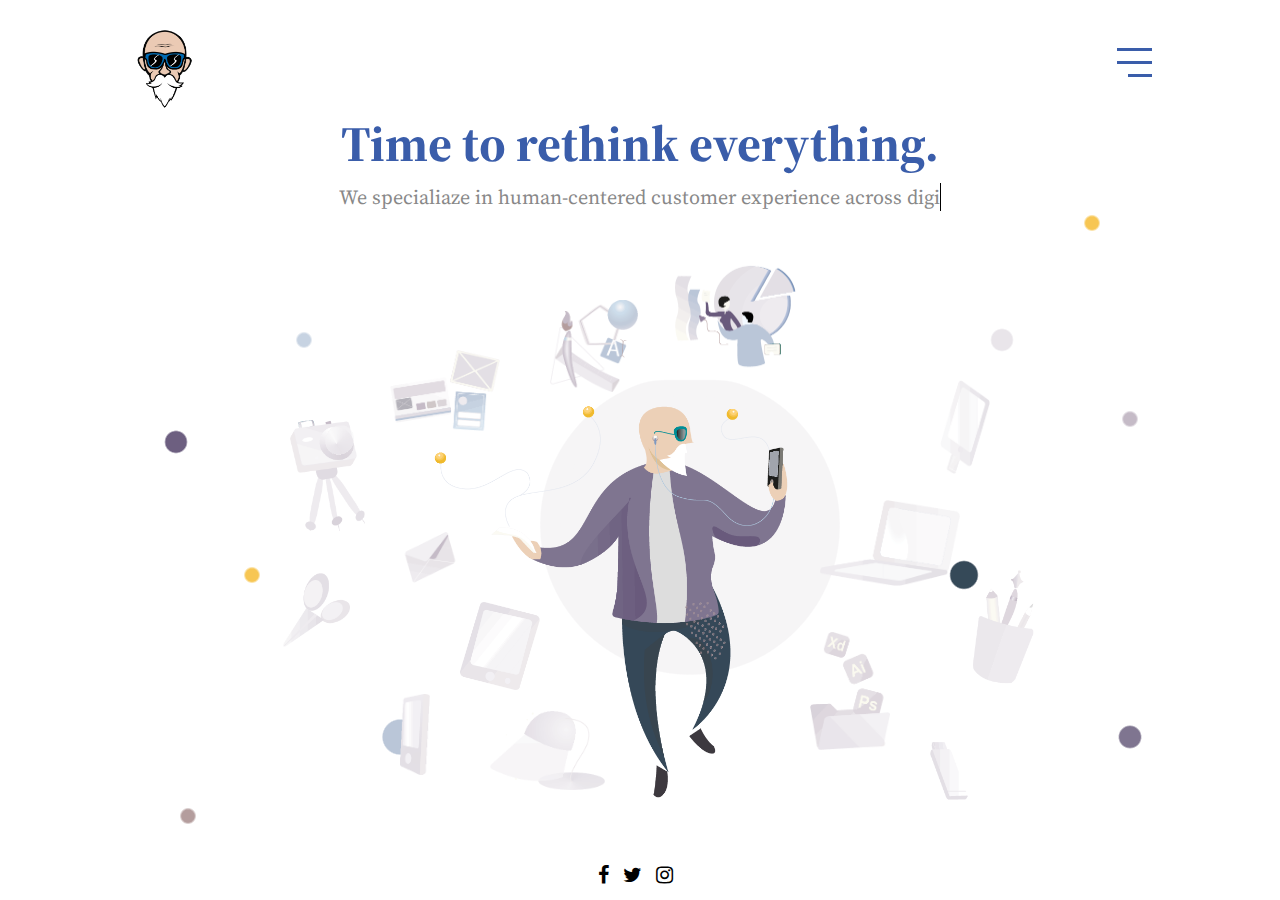
<file: index.html>
<!doctype html>
<html>
<head>
<meta charset="UTF-8">
<meta name="viewport" content="width=device-width, initial-scale=1">
<title>DataBaba</title>
<script src="includes/jquery-3.3.1.min.js"></script>
<script type="text/javascript" src="includes/main.js"></script>
<script type="text/javascript" src="includes/tilt.jquery.js"></script>
<link href="includes/style.css" rel="stylesheet" type="text/css">
<link href="includes/font-awesome/css/font-awesome.min.css" rel="stylesheet" type="text/css">
	<style>
		body{
			overflow: hidden;
		}
		.content > .wrapper > .banner {
			padding-top: 3%;
			height: 73% !important;
			position: relative;
			overflow: hidden;
			top: 0;
			/*background-image: url(images/Background.png);
			background-size: 100% 100%;
			background-repeat: no-repeat;
			display: flex;
			align-items: center;*/
		}
		.typewriter {
		  padding-right: 10px;
		  /*border-bottom: 2px solid black;  The typwriter cursor */	
		  display: inline-block;
		  overflow: hidden; /* Ensures the content is not revealed until the animation */
		  border-right: 5px solid black; /* The typwriter cursor */
		  white-space: nowrap; /* Keeps the content on a single line */
		  margin: 0 auto; /* Gives that scrolling effect as the typing happens */
		  animation: 
			typing 3.5s steps(40, end),
			blink-caret .75s step-end infinite;
		}

		/* The typing effect */
		@keyframes typing {
		  from { width: 0 }
		  to { width: 100% }
		}

		/* The typewriter cursor effect */
		@keyframes blink-caret {
		  from, to { border-right-color: #fff }
		  50% { border-right-color: black; }
		}
		
	</style>

</head>

<body>
<div class="site-wrapper">
	<header>
		<div class="nav">
			<div class="logo"><a href="index.html"><img src="images/baba-logo.png"/></a></div>
			<div class="menu-btn">
				<span class="item"></span>
				<span class="item"></span>
				<span class="item"></span>
			</div>
		</div>

		<div class="menu">
			<svg id="organic-blob-2" class="animated-circle-2" width="450" height="450" xmlns="http://www.w3.org/2000/svg" filter="url(#goo2)">
				<defs>
					<filter id="goo2">
						<!-- tympanus.net/codrops/creative-gooey-effects -->
						<fegaussianblur in="SourceGraphic" stdDeviation="10" result="blur" />
						<fecolormatrix in="blur" mode="matrix" values="1 0 0 0 0  0 1 0 0 0  0 0 1 0 0  0 0 0 19 -9" result="goo2" />
						<fecomposite in="SourceGraphic" in2="goo2" operator="atop"/>
					</filter>
				</defs>
				<circle id="Circle5"></circle>
				<circle id="Circle6"></circle>
				<circle id="Circle7"></circle>
				<circle id="Circle8"></circle>
			</svg>
			<div class="wrapper">
				<div class="menu-header">
					<div class="logo"><a href="index.html"><img src="images/baba-logo.png"/></a></div>
					<div class="close-btn"><span class="fa fa-close"></span></div>
				</div>

				<div class="menu-items">
					<a href="index.html" class="current">Home</a>
					<a href="about.html">Agency</a>
					<a href="services.html">Services</a>
					<!--<a href="work.html">Work</a>-->
					<a href="contact.html">Contact</a>
				</div>

				<div class="data">
					<div class="headline">We are all about partnership<br><span style="font-size: 16px; font-weight: normal;">Because DataBaba cares</span></div>
					<div class="meta-cont">
						<div class="meta">
							<div class="label">Email</div>
							<div class="field">hello@datababa.com</div>
						</div>
						<div class="meta full" id="USAddress">
							<div class="label">Bellevue Address</div>
							<div class="field">10400 NE 4th St<br>Bellevue, WA 98004</div>
							<div class="field">+1 206 226 6574</div>
						</div>
						<div class="meta full" id="PKAddress">
							<div class="label">Karachi Address</div>
							<div class="field">3rd Floor, 59-C, Tauheed Commerical, <br>Phase 5, DHA, Karachi</div>
							<div class="field">+92 300 8927230</div>
						</div>
						<div class="social-icons">
							<a href="https://www.facebook.com/datababapk" target="_blank"><span class="fa fa-facebook"></span></a>
							<a href="https://twitter.com/Datababaio" target="_blank"><span class="fa fa-twitter"></span></a>
							<a href="https://www.instagram.com/datababaio/" target="_blank"><span class="fa fa-instagram"></span></a>
						</div>
					</div>
				</div>
			</div>
		</div>

	</header>

	<div class="content">
		<div class="wrapper fullwidth">
			
			<div class="home-title" style="width: auto;">Time to rethink everything.<br><span style="display:block; margin-top: 5px; font-weight: normal; font-size: 20px; color:#888; overflow: hidden;">We specialiaze in human-centered customer experience across <a class="typewrite" data-period="2000" data-type='[ "digital product innovation", "technology transformation", "inventive marketing" ]'><span class="wrap"></span></a></span></div>
			
					<svg class="home-blob-2" width="300" height="300" xmlns="http://www.w3.org/2000/svg" filter="url(#goo3)">
					  <defs>
						<filter id="goo4">
						  <fegaussianblur in="SourceGraphic" stdDeviation="10" result="blur" />
						  <fecolormatrix in="blur" mode="matrix" values="1 0 0 0 0  0 1 0 0 0  0 0 1 0 0  0 0 0 19 -9" result="goo4" />
						  <fecomposite in="SourceGraphic" in2="goo4" operator="atop"/>
						</filter>
					  </defs>
					  <circle class="Circle1"></circle>
					  <circle class="Circle2"></circle>
					  <circle class="Circle3"></circle>
					  <circle class="Circle4"></circle>
					</svg>
			
						
					<svg class="home-blob-3" width="300" height="300" xmlns="http://www.w3.org/2000/svg" filter="url(#goo3)">
					  <defs>
						<filter id="goo5">
						  <fegaussianblur in="SourceGraphic" stdDeviation="10" result="blur" />
						  <fecolormatrix in="blur" mode="matrix" values="1 0 0 0 0  0 1 0 0 0  0 0 1 0 0  0 0 0 19 -9" result="goo5" />
						  <fecomposite in="SourceGraphic" in2="goo5" operator="atop"/>
						</filter>
					  </defs>
					  <circle class="Circle1"></circle>
					  <circle class="Circle2"></circle>
					  <circle class="Circle3"></circle>
					  <circle class="Circle4"></circle>
					</svg>
			
					<svg class="home-blob-4" width="300" height="300" xmlns="http://www.w3.org/2000/svg" filter="url(#goo3)">
					  <defs>
						<filter id="goo6">
						  <fegaussianblur in="SourceGraphic" stdDeviation="10" result="blur" />
						  <fecolormatrix in="blur" mode="matrix" values="1 0 0 0 0  0 1 0 0 0  0 0 1 0 0  0 0 0 19 -9" result="goo6" />
						  <fecomposite in="SourceGraphic" in2="goo6" operator="atop"/>
						</filter>
					  </defs>
					  <circle class="Circle1"></circle>
					  <circle class="Circle2"></circle>
					  <circle class="Circle3"></circle>
					  <circle class="Circle4"></circle>
					</svg>
				
					<svg class="home-blob-5" width="300" height="300" xmlns="http://www.w3.org/2000/svg" filter="url(#goo3)">
					  <defs>
						<filter id="goo7">
						  <fegaussianblur in="SourceGraphic" stdDeviation="10" result="blur" />
						  <fecolormatrix in="blur" mode="matrix" values="1 0 0 0 0  0 1 0 0 0  0 0 1 0 0  0 0 0 19 -9" result="goo7" />
						  <fecomposite in="SourceGraphic" in2="goo7" operator="atop"/>
						</filter>
					  </defs>
					  <circle class="Circle1"></circle>
					  <circle class="Circle2"></circle>
					  <circle class="Circle3"></circle>
					  <circle class="Circle4"></circle>
					</svg>
				
					<svg class="home-blob-6" width="300" height="300" xmlns="http://www.w3.org/2000/svg" filter="url(#goo8)">
					  <defs>
						<filter id="goo8">
						  <fegaussianblur in="SourceGraphic" stdDeviation="10" result="blur" />
						  <fecolormatrix in="blur" mode="matrix" values="1 0 0 0 0  0 1 0 0 0  0 0 1 0 0  0 0 0 19 -9" result="goo8" />
						  <fecomposite in="SourceGraphic" in2="goo8" operator="atop"/>
						</filter>
					  </defs>
					  <circle class="Circle1"></circle>
					  <circle class="Circle2"></circle>
					  <circle class="Circle3"></circle>
					  <circle class="Circle4"></circle>
					</svg>
			
							
					<svg class="home-blob-7" width="300" height="300" xmlns="http://www.w3.org/2000/svg" filter="url(#goo9)">
					  <defs>
						<filter id="goo9">
						  <fegaussianblur in="SourceGraphic" stdDeviation="10" result="blur" />
						  <fecolormatrix in="blur" mode="matrix" values="1 0 0 0 0  0 1 0 0 0  0 0 1 0 0  0 0 0 19 -9" result="goo9" />
						  <fecomposite in="SourceGraphic" in2="goo9" operator="atop"/>
						</filter>
					  </defs>

					  <circle class="Circle3"></circle>
					  <circle class="Circle4"></circle>
					</svg>	
		
									
					<svg class="home-blob-8" width="300" height="300" xmlns="http://www.w3.org/2000/svg" filter="url(#go10)">
					  <defs>
						<filter id="go10">
						  <fegaussianblur in="SourceGraphic" stdDeviation="10" result="blur" />
						  <fecolormatrix in="blur" mode="matrix" values="1 0 0 0 0  0 1 0 0 0  0 0 1 0 0  0 0 0 19 -9" result="go10" />
						  <fecomposite in="SourceGraphic" in2="go10" operator="atop"/>
						</filter>
					  </defs>

					  <circle class="Circle3"></circle>
					  <circle class="Circle4"></circle>
					</svg>
			
					<svg class="home-blob-9" width="300" height="300" xmlns="http://www.w3.org/2000/svg" filter="url(#go11)">
					  <defs>
						<filter id="go11">
						  <fegaussianblur in="SourceGraphic" stdDeviation="10" result="blur" />
						  <fecolormatrix in="blur" mode="matrix" values="1 0 0 0 0  0 1 0 0 0  0 0 1 0 0  0 0 0 19 -9" result="go11" />
						  <fecomposite in="SourceGraphic" in2="go11" operator="atop"/>
						</filter>
					  </defs>

					  <circle class="Circle3"></circle>
					  <circle class="Circle4"></circle>
					</svg>
			
					<svg class="home-blob-10" width="300" height="300" xmlns="http://www.w3.org/2000/svg" filter="url(#go12)">
					  <defs>
						<filter id="go12">
						  <fegaussianblur in="SourceGraphic" stdDeviation="10" result="blur" />
						  <fecolormatrix in="blur" mode="matrix" values="1 0 0 0 0  0 1 0 0 0  0 0 1 0 0  0 0 0 19 -9" result="go12" />
						  <fecomposite in="SourceGraphic" in2="go12" operator="atop"/>
						</filter>
					  </defs>

					  <circle class="Circle3"></circle>
					  <circle class="Circle4"></circle>
					</svg>
			
					<svg class="home-blob-11" width="300" height="300" xmlns="http://www.w3.org/2000/svg" filter="url(#go12)">
					  <defs>
						<filter id="go13">
						  <fegaussianblur in="SourceGraphic" stdDeviation="10" result="blur" />
						  <fecolormatrix in="blur" mode="matrix" values="1 0 0 0 0  0 1 0 0 0  0 0 1 0 0  0 0 0 19 -9" result="go13" />
						  <fecomposite in="SourceGraphic" in2="go13" operator="atop"/>
						</filter>
					  </defs>

					  <circle class="Circle3"></circle>
					  <circle class="Circle4"></circle>
					</svg>
			
			<div class="banner" style="overflow: visible;">
				<div class="animated-part">
					<svg class="home-blob" width="600" height="600" xmlns="http://www.w3.org/2000/svg" filter="url(#goo3)">
						  <defs>
							<filter id="goo3">
							  <!-- tympanus.net/codrops/creative-gooey-effects -->
							  <fegaussianblur in="SourceGraphic" stdDeviation="10" result="blur" />
							  <fecolormatrix in="blur" mode="matrix" values="1 0 0 0 0  0 1 0 0 0  0 0 1 0 0  0 0 0 19 -9" result="goo3" />
							  <fecomposite in="SourceGraphic" in2="goo3" operator="atop"/>
							</filter>
						  </defs>
						  <circle class="Circle1"></circle>
						  <circle class="Circle2"></circle>
						  <circle class="Circle3"></circle>
						  <circle class="Circle4"></circle>
					</svg>

					<img src="images/Layouts.png" class="layouts" data-offset="70"/>
					<img src="images/Tools 2.png" class="tools-2" data-offset="90"/>
					<img src="images/Charts.png" class="charts" data-offset="60"/>
					<img src="images/Wires.png" class="wires" id="wires" data-offset="120"/>
					<img src="images/baba.png" class="baba" id="baba" data-offset="120"/>
					<img src="images/Tablet.png" class="tablet" id="tablet" data-offset="80"/>
					<img src="images/Laptop.png" class="laptop" id="laptop" data-offset="50"/>
					<img src="images/Files.png" class="files" data-offset="60"/>
					<img src="images/Tools.png" class="tools" data-offset="70"/>
					<img src="images/Flash Drive.png" class="fdrive" data-offset="80"/>
					<img src="images/Camera.png" class="camera" data-offset="90"/>
					<img src="images/Envelope.png" class="envelope" data-offset="100"/>
					<img src="images/Tablet 2.png" class="tablet-2" data-offset="110"/>
					<img src="images/Lamp.png" class="lamp" data-offset="120"/>
					<img src="images/Phone.png" class="phone" data-offset="130"/>
					<img src="images/Scissor.png" class="scissor" data-offset="140"/>
				</div>
				<!--<div id="bm" style="width: 100%; height: 100%;"> </div>--></div>
			<div class="social-icons">
				<a href="https://www.facebook.com/datababapk"><span class="fa fa-facebook"></span></a>
				<a href="https://twitter.com/Datababaio"><span class="fa fa-twitter"></span></a>
				<a href="https://www.instagram.com/datababaio/"><span class="fa fa-instagram"></span></a>
			</div>
		</div>
	</div>
</div>	
</body>
</html>
</file>
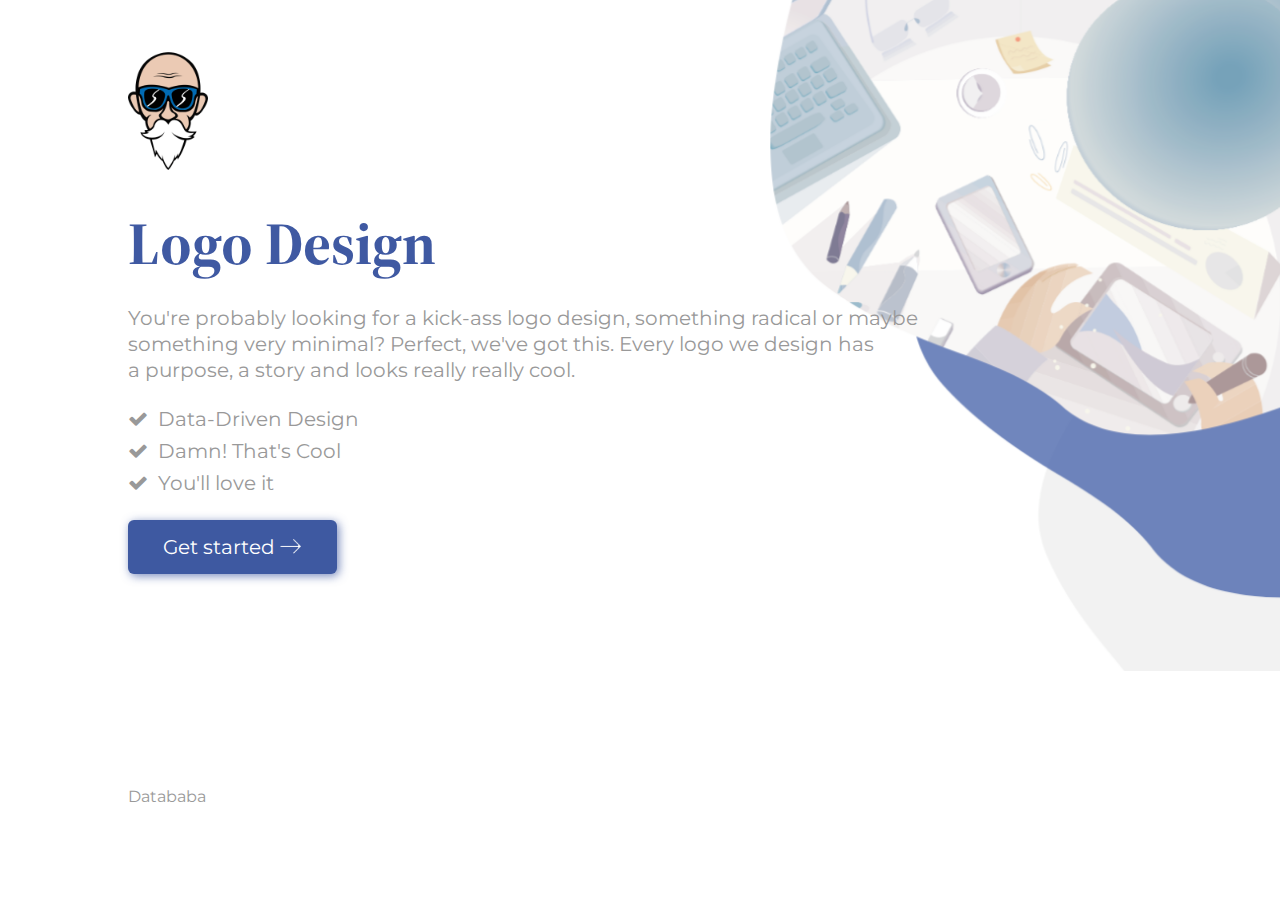
<file: logo/index.html>
<!doctype html>
<html>
<head>
<link href="includes/style.css" rel="stylesheet" type="text/css">
<link href="includes/font-awesome/css/font-awesome.min.css" rel="stylesheet" type="text/css">
<script type="text/javascript" src="includes/main.js"></script>
<meta charset="UTF-8">
<meta name="viewport" content="width=device-width, initial-scale=1">
<title>Logo Onboarding Process</title>
</head>

<body>
	
	<div id="home-bg"></div>
	
	<div class="container container-fullheight">
		<div class="logo"><a href="#"><img src="includes/baba-logo.png"/></a></div>
		
		<div class="headline headline-home">Logo Design</div>
		
		<div class="text">You're probably looking for a kick-ass logo design, something radical or maybe<br> something very minimal? Perfect, we've got this. Every logo we design has <br>a purpose, a story and looks really really cool.</div>
		
		<div class="icon-list">
			<div class="item"><span class="icon fa fa-check"></span>  Data-Driven Design</div>
			<div class="item"><span class="icon fa fa-check"></span>  Damn! That's Cool</div>
			<div class="item"><span class="icon fa fa-check"></span>  You'll love it</div>		
		</div>
		
		<div class="btn"><a href="steps.html">Get started <span class="icon"><img src="includes/arrow-icon.png"/></span></a></div>
		
		
		<div class="small-text small-text-footer">Datababa</div>
		
	</div>
	
	
</body>
</html>
</file>
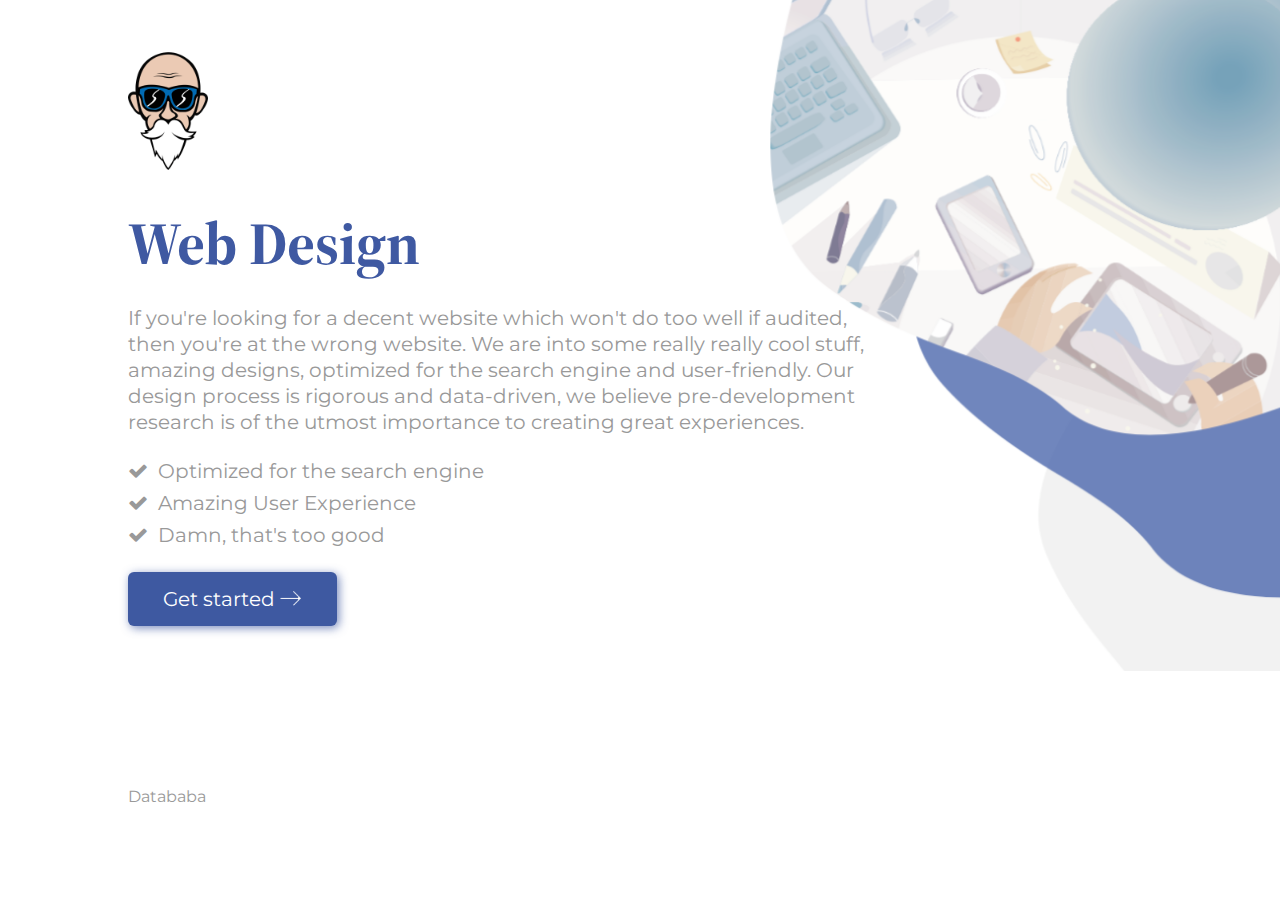
<file: website/index.html>
<!doctype html>
<html>
<head>
<link href="includes/style.css" rel="stylesheet" type="text/css">
<link href="includes/font-awesome/css/font-awesome.min.css" rel="stylesheet" type="text/css">
<script type="text/javascript" src="includes/main.js"></script>
<meta charset="UTF-8">
<meta name="viewport" content="width=device-width, initial-scale=1">	
<title>Website Onboarding Process</title>
</head>

<body>
	
	<div id="home-bg"></div>
	
	<div class="container container-fullheight">
		<div class="logo"><a href="#"><img src="includes/baba-logo.png"/></a></div>
		
		<div class="headline headline-home">Web Design</div>
		
		<div class="text">If you're looking for a decent website which won't do too well if audited,<br> then you're at the wrong website. We are into some really really cool stuff,<br> amazing designs, optimized for the search engine and user-friendly. Our<br> design process is rigorous and data-driven, we believe pre-development <br>research is of the utmost importance to creating great experiences.</div>
		
		<div class="icon-list">
			<div class="item"><span class="icon fa fa-check"></span>  Optimized for the search engine</div>
			<div class="item"><span class="icon fa fa-check"></span>  Amazing User Experience</div>
			<div class="item"><span class="icon fa fa-check"></span>  Damn, that's too good</div>		
		</div>
		
		<div class="btn"><a href="steps.html">Get started <span class="icon"><img src="includes/arrow-icon.png"/></span></a></div>
		
		
		<div class="small-text small-text-footer">Datababa</div>
		
	</div>
	
	
</body>
</html>
</file>
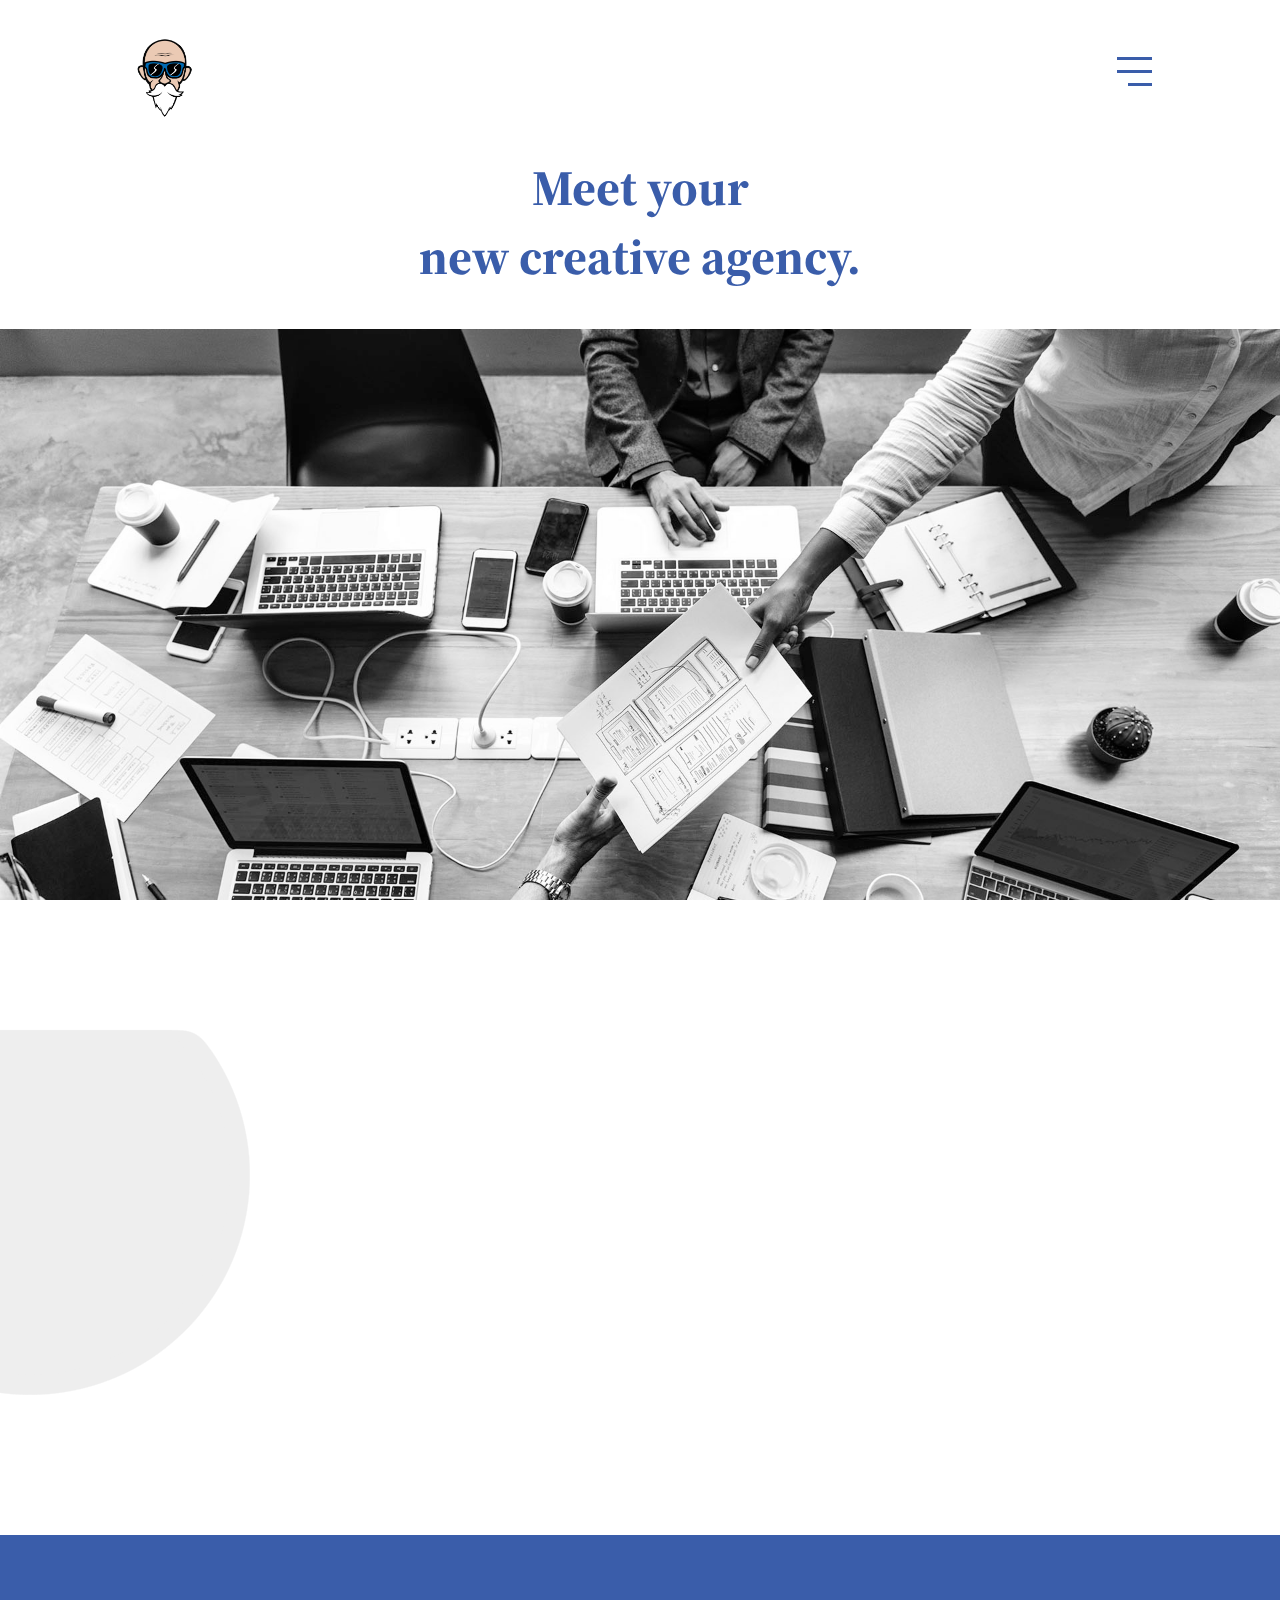
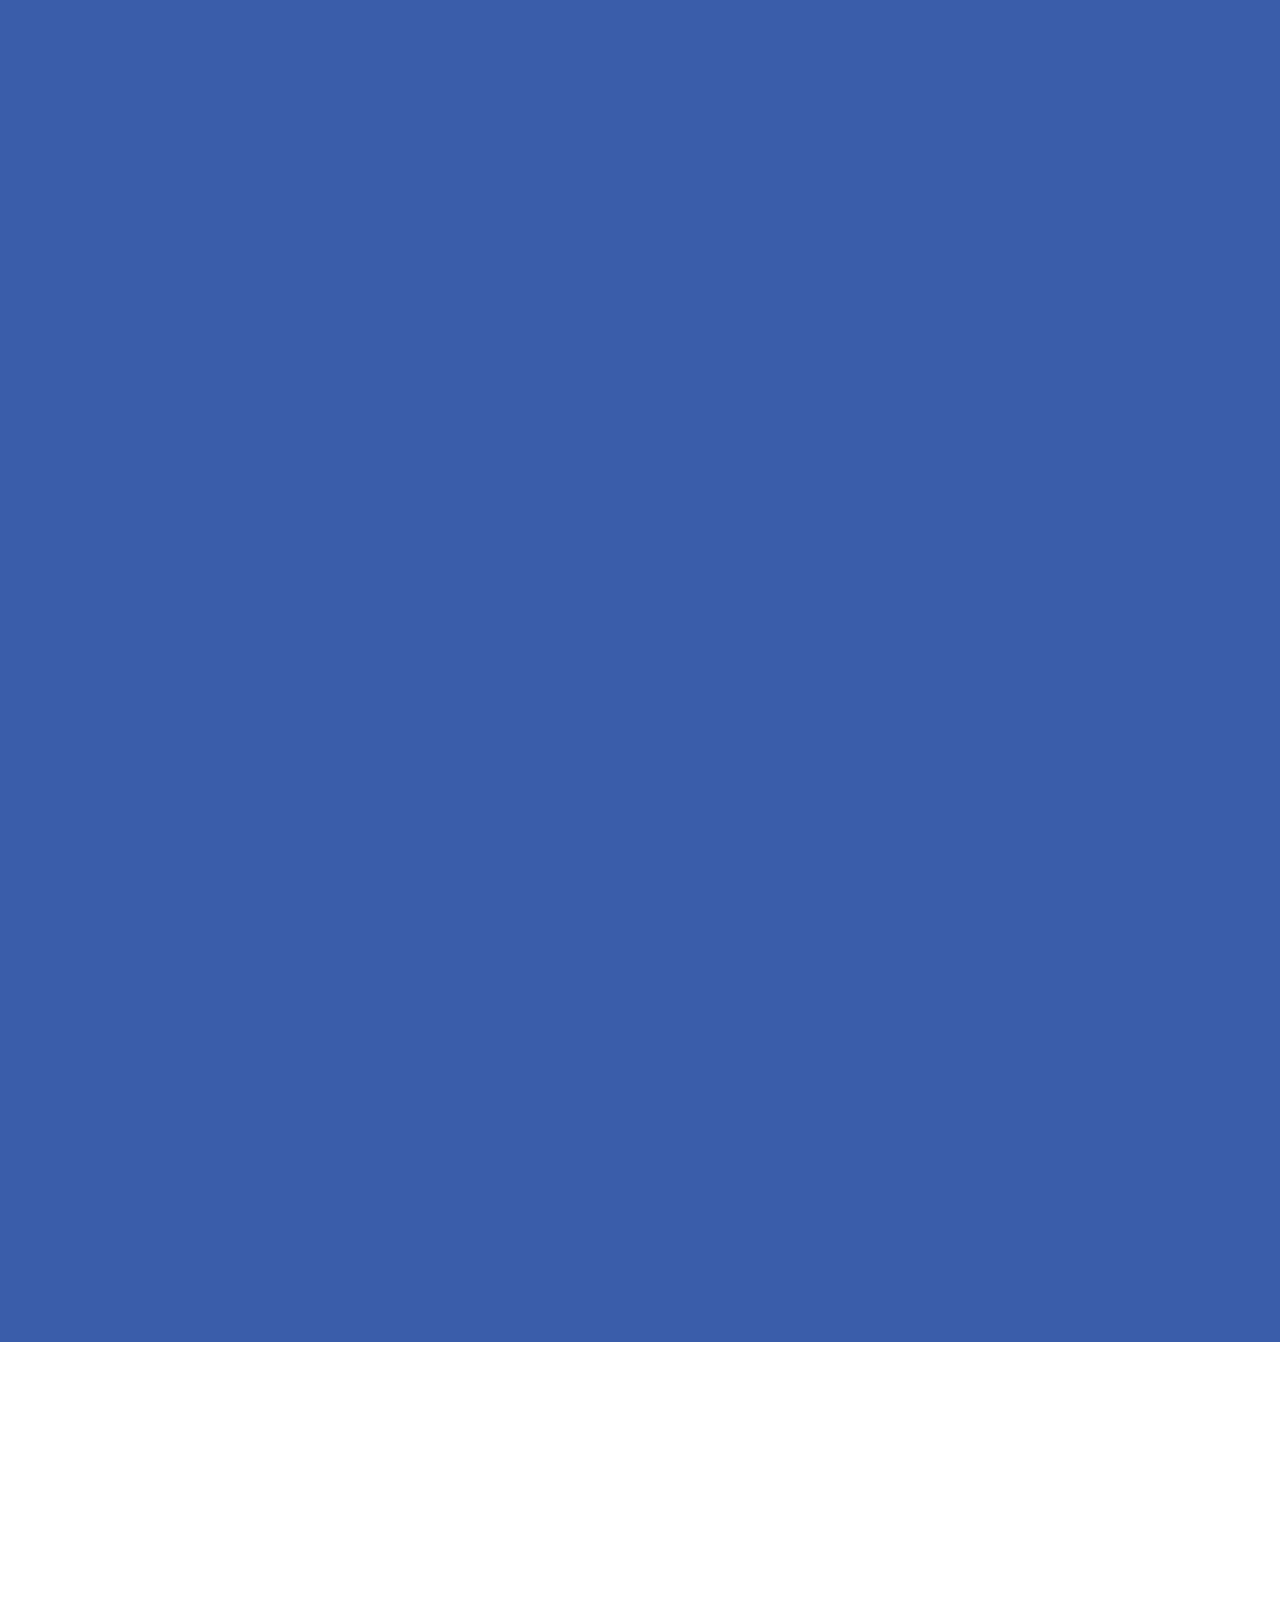
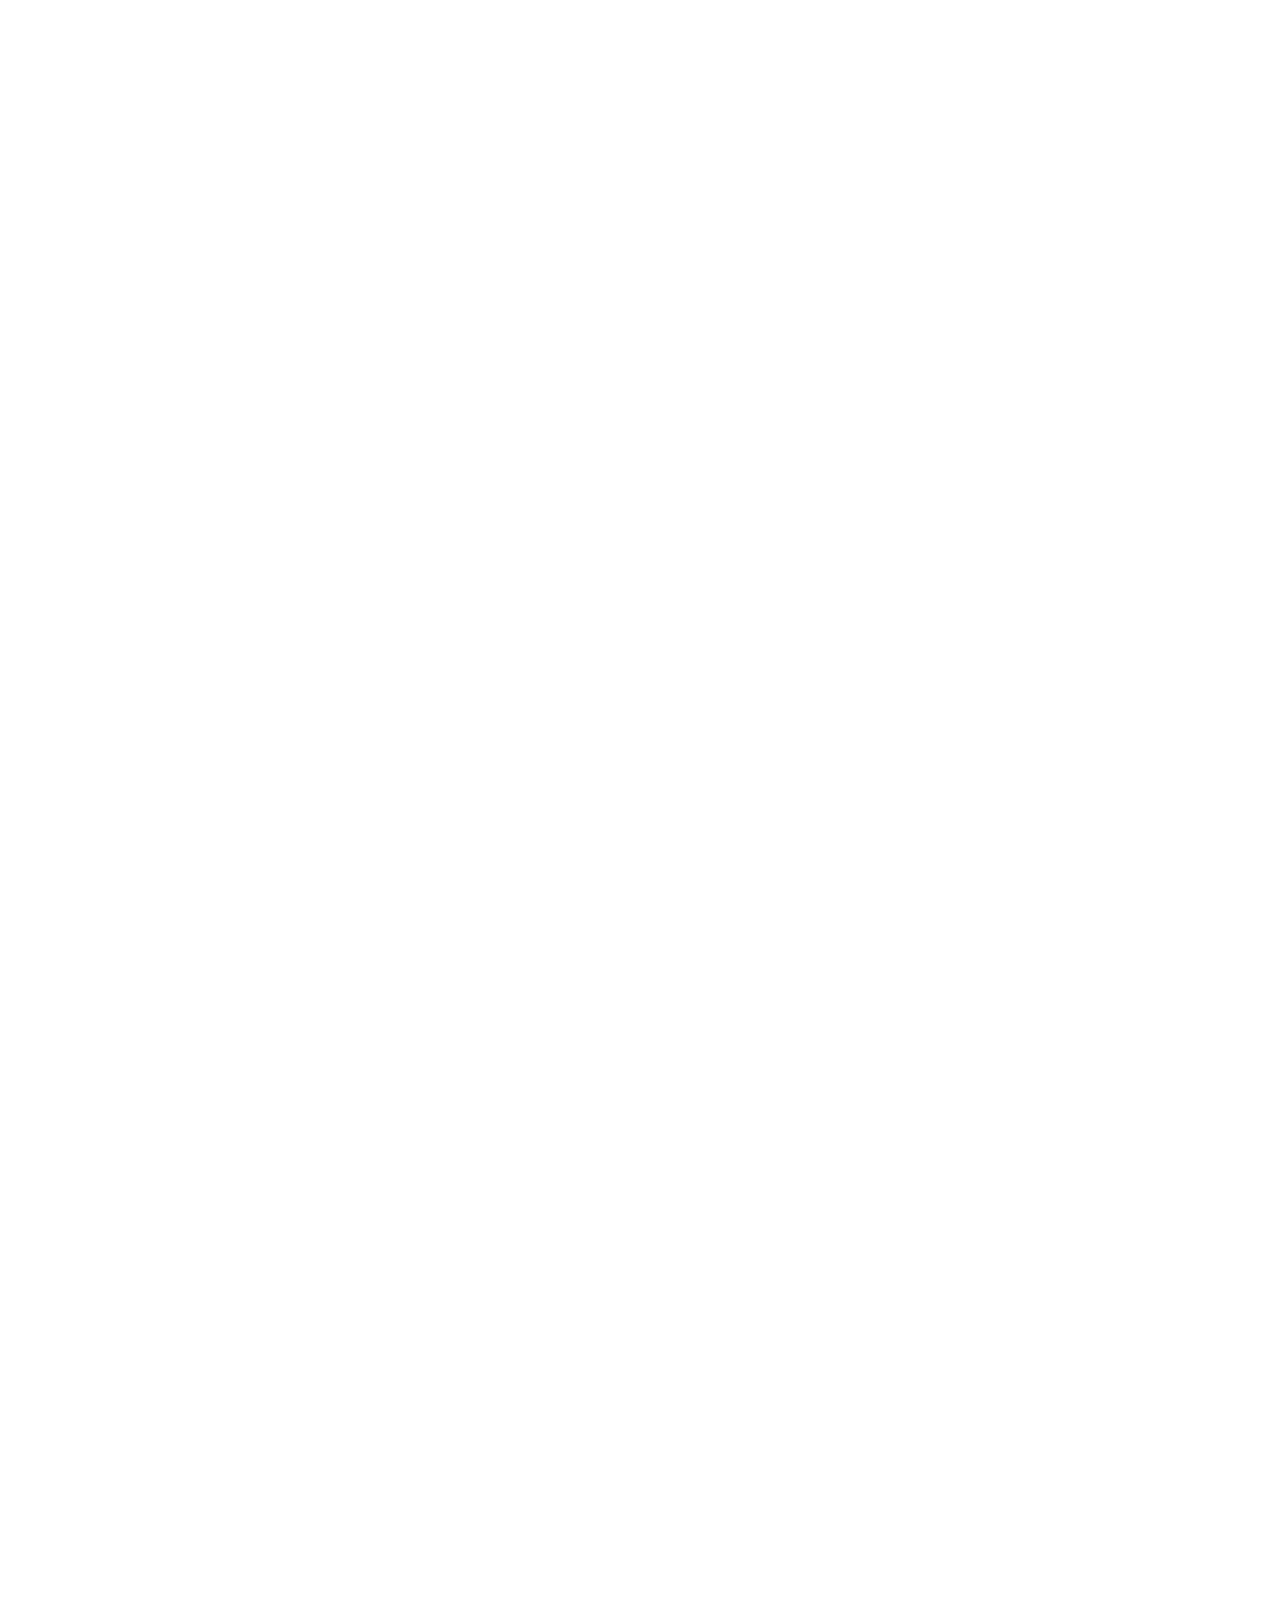
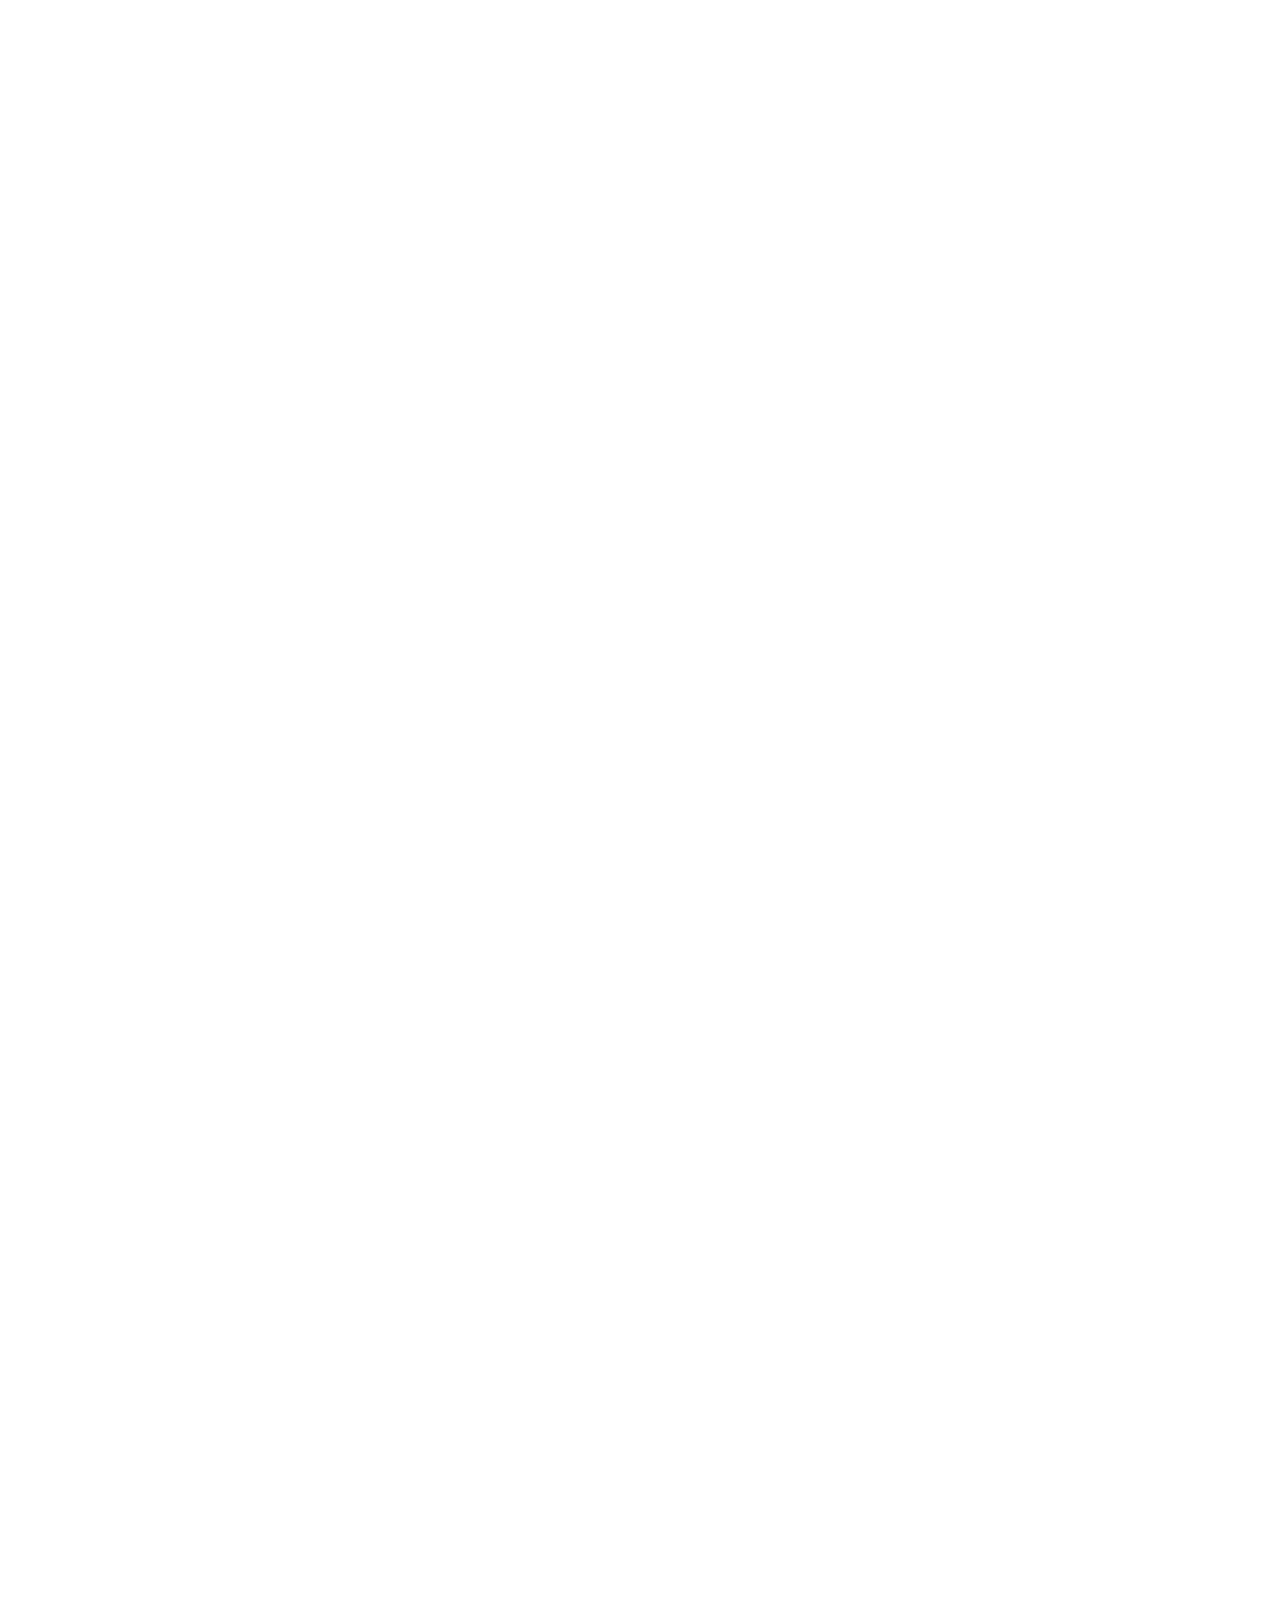
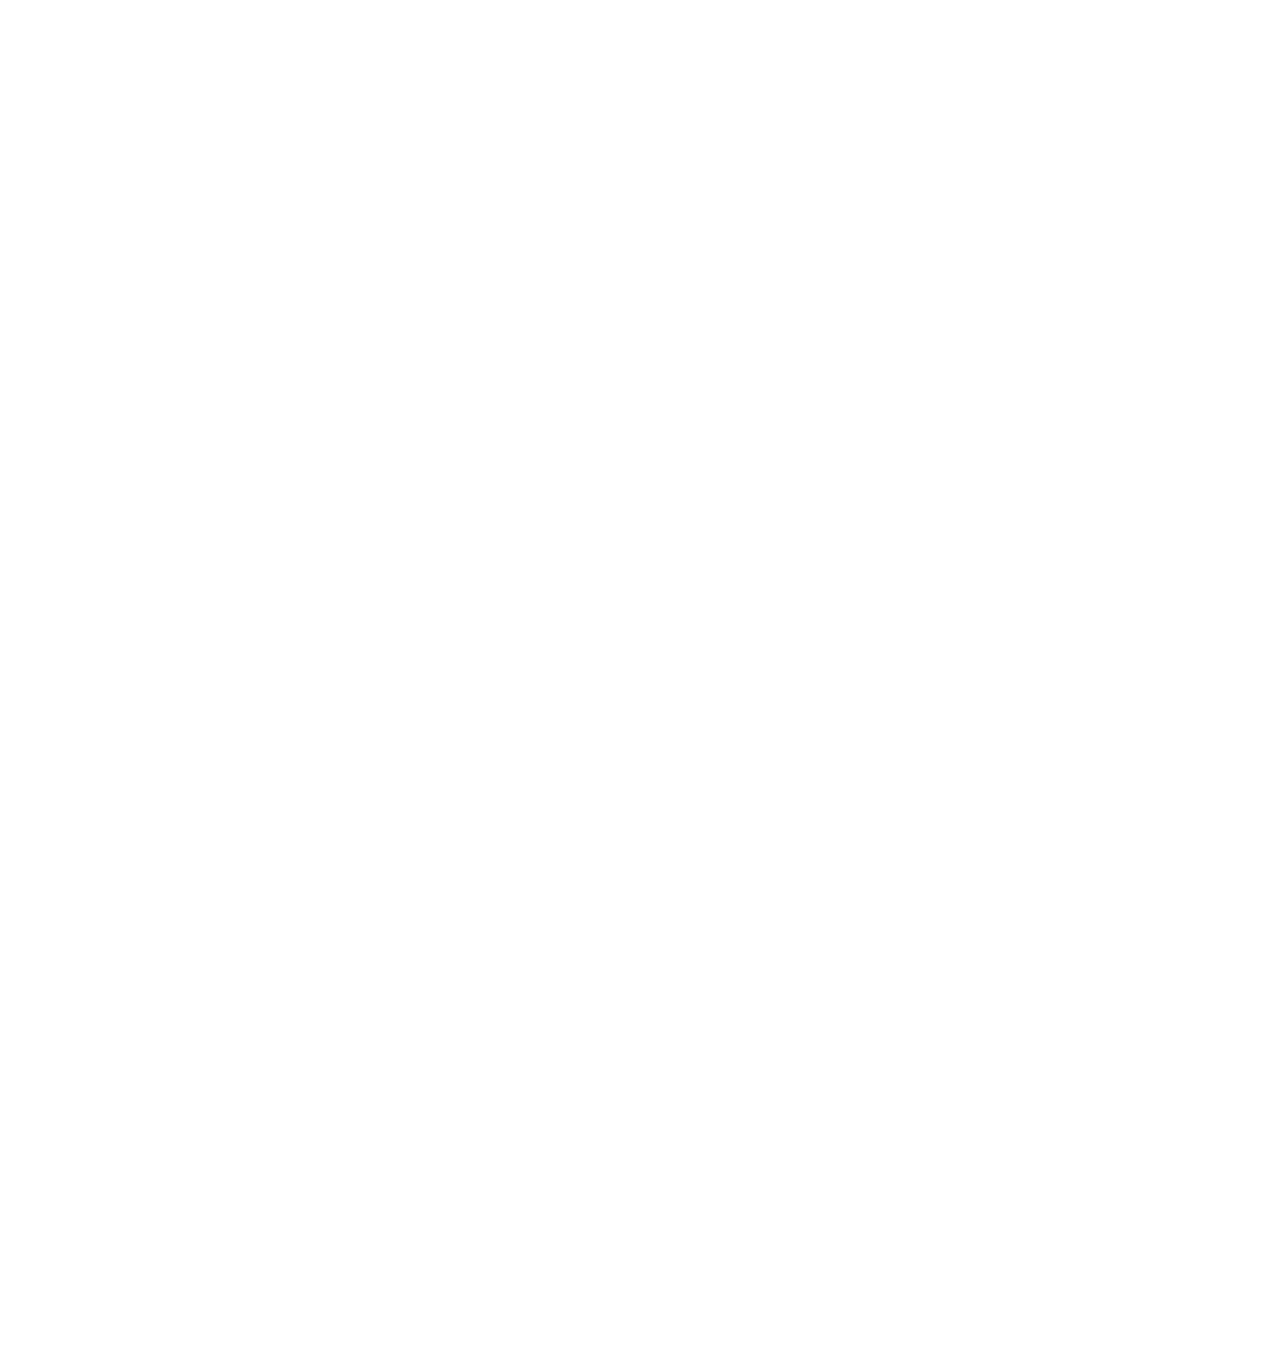
<file: about.html>
<!doctype html>
<html>
<head><meta http-equiv="Content-Type" content="text/html; charset=utf-8"><meta name="viewport" content="width=device-width, initial-scale=1">
	<title>DataBaba - About</title>
	<script src="includes/jquery-3.3.1.min.js"></script><script type="text/javascript" src="includes/main.js"></script><script src="includes/jquery.waypoints.js"></script><script type="text/javascript" src="includes/bodymovin.js"></script>
	<link href="includes/style.css" rel="stylesheet" type="text/css" />
	<link href="includes/animate.min.css" rel="stylesheet" type="text/css" />
	<link href="includes/font-awesome/css/font-awesome.min.css" rel="stylesheet" type="text/css" />
	<link href="https://fonts.googleapis.com/css?family=Open+Sans:400,600,700" rel="stylesheet" />
	<link href="https://fonts.googleapis.com/css?family=Roboto" rel="stylesheet" />
	<style type="text/css">@media(max-width:767px){
		.site-wrapper.about{
			margin-top: 25px !important;
		}
	}
	</style>
</head>
<body>

<div class="top-section">
	<header>
		<div class="nav">
			<div class="logo"><a href="index.html"><img src="images/baba-logo.png"/></a></div>
			<div class="menu-btn">
				<span class="item"></span>
				<span class="item"></span>
				<span class="item"></span>
			</div>
		</div>

		<div class="menu">
			<svg id="organic-blob-2" class="animated-circle-2" width="450" height="450" xmlns="http://www.w3.org/2000/svg" filter="url(#goo2)">
				<defs>
					<filter id="goo2">
						<!-- tympanus.net/codrops/creative-gooey-effects -->
						<fegaussianblur in="SourceGraphic" stdDeviation="10" result="blur" />
						<fecolormatrix in="blur" mode="matrix" values="1 0 0 0 0  0 1 0 0 0  0 0 1 0 0  0 0 0 19 -9" result="goo2" />
						<fecomposite in="SourceGraphic" in2="goo2" operator="atop"/>
					</filter>
				</defs>
				<circle id="Circle5"></circle>
				<circle id="Circle6"></circle>
				<circle id="Circle7"></circle>
				<circle id="Circle8"></circle>
			</svg>
			<div class="wrapper">
				<div class="menu-header">
					<div class="logo"><a href="index.html"><img src="images/baba-logo.png"/></a></div>
					<div class="close-btn"><span class="fa fa-close"></span></div>
				</div>

				<div class="menu-items">
					<a href="index.html">Home</a>
					<a href="about.html" class="current">Agency</a>
					<a href="services.html">Services</a>
					<!--<a href="work.html">Work</a>-->
					<a href="contact.html">Contact</a>
				</div>

				<div class="data">
					<div class="headline">We are all about partnership<br><span style="font-size: 16px; font-weight: normal;">Because DataBaba cares</span></div>
					<div class="meta-cont">
						<div class="meta">
							<div class="label">Email</div>
							<div class="field">hello@datababa.com</div>
						</div>
						<div class="meta full" id="USAddress">
							<div class="label">Bellevue Address</div>
							<div class="field">10400 NE 4th St<br>Bellevue, WA 98004</div>
							<div class="field">+1 206 226 6574</div>
						</div>
						<div class="meta full" id="PKAddress">
							<div class="label">Karachi Address</div>
							<div class="field">3rd Floor, 59-C, Tauheed Commerical, <br>Phase 5, DHA, Karachi</div>
							<div class="field">+92 300 8927230</div>
						</div>
						<div class="social-icons">
							<a href="https://www.facebook.com/datababapk" target="_blank"><span class="fa fa-facebook"></span></a>
							<a href="https://twitter.com/Datababaio" target="_blank"><span class="fa fa-twitter"></span></a>
							<a href="https://www.instagram.com/datababaio/" target="_blank"><span class="fa fa-instagram"></span></a>
						</div>
					</div>
				</div>
			</div>
		</div>

	</header>

<div class="content">
<div class="wrapper fullwidth">
<div class="home-title">Meet your<br />
new creative agency.</div>

<div class="banner"><img src="images/about-banner.jpg" /></div>
</div>
</div>
</div>

<div class="site-wrapper inner about" style="margin-top: 100px;">
<div class="content second" style="overflow: visible;">
<div class="wrapper fullwidth" style="overflow: visible;">
<div class="container fullwidth" style="overflow: visible;">
<div class="col-3"><svg class="top-blob" filter="url(#goo3)" height="400" width="400" xmlns="http://www.w3.org/2000/svg"> <defs> <filter id="goo3"> <!-- tympanus.net/codrops/creative-gooey-effects --> <fegaussianblur in="SourceGraphic" result="blur" stddeviation="10"></fegaussianblur> <fecolormatrix in="blur" mode="matrix" result="goo3" values="1 0 0 0 0  0 1 0 0 0  0 0 1 0 0  0 0 0 19 -9"></fecolormatrix> <fecomposite in="SourceGraphic" in2="goo3" operator="atop"></fecomposite> </filter> </defs> <circle class="Circle1"></circle> <circle class="Circle2"></circle> <circle class="Circle3"></circle> <circle class="Circle4"></circle> </svg></div>

<div class="col-6 about animated" data-animation="fadeup">
<div class="headline">We connect humans, systems, and machines. <span style="color:#444;">It matters.</span></div>

<div class="text">We envision bold futures. With a combination of design thinking, agile development and lean start-up methods, our approach enables organizations of all kind to accelerate their consumers experience return on investment.</div>

<div class="text">We believe a healthy people-obsession is exactly what will lead to the next big thing. When you invent with people in mind, you can create a different, not just better future.</div>
</div>
<!--<div class="separator"></div>
				<div class="col-6 col-gap-right animated" data-animation="fadeleft"><div class="box"></div></div>
				<div class="col-4 col-gap-left animated" data-animation="faderight"><div class="box"></div></div>
								
				<div class="col-4 col-gap-right animated" data-animation="fadeup"><div class="box"></div></div>
				<div class="col-4 col-gap-left col-gap-right animated" data-animation="fadeup"><div class="box"></div></div>
				
				<div class="col-2 col-gap-left animated" data-animation="fadeup"><div class="box"></div></div>--></div>

<div class="separator"></div>

<div class="separator"></div>

<div class="fullwidth process">
<div class="container">
<div class="separator"></div>

<div class="data">
<div class="small-headline animated" data-animation="fadeup" style="color:#fff; display: flex; align-items: center;">WHAT WE BELIEVE IN</div>

<div class="separator"></div>

<div class="title-1 animated" data-animation="fadeup" style="font-size:52px; color: #fff;">Our philosophy aligns<br />
with the way we think<br />
about design.</div>

<div class="separator"></div>

<div class="separator"></div>

<div class="content-box animated" data-animation="fadeup">
<div class="icon"><img src="images/01VisionToAction.png" /></div>

<div class="title">Moving from Vision to Action</div>

<div class="text">Transformational consumer experience demands a long view. We shape customer-centric futures, unburdened by today&#39;s limitation and constraints. Our consumer experience Playbook acts as a north star, clearly guiding and supporting clients growth strategy.</div>
</div>

<div class="content-box animated" data-animation="fadeup">
<div class="icon"><img src="images/Empathy&amp;Intelligence.png" /></div>

<div class="title">Empathy &amp; Intelligence</div>

<div class="text">Great customer experiences are built upon a foundation of empathy and intelligence. Our rigorous design research and robust data science gives us a deep understanding of customer behavioral patterns, so we can anticipate and personalize future customer needs.</div>
</div>

<div class="content-box animated" data-animation="fadeup">
<div class="icon"><img src="images/05BuildingBiggerFuture.png" /></div>

<div class="title">Building for the bigger picture</div>

<div class="text">From the top of the marketing funnel, through repeat purchased and sustained use, we look at the bigger consumer experience picture to view the value proposition beyond the product or service being offered. It spans the entirely of the customer&rsquo;s experience.</div>
</div>

<div class="separator"></div>

<div class="content-box animated" data-animation="fadeup">
<div class="icon"><img src="images/04EnvisioningFuture.png" /></div>

<div class="title">Envisioning the future</div>

<div class="text">We recognize that while visions are powerful motivators, they are also hypothesis. That&rsquo;s why we create instrumented prototype and pilots with real customers in real time. These rapid feedback loops deliver the data needed to truly hone the customer experience.</div>
</div>

<div class="content-box animated" data-animation="fadeup">
<div class="icon"><img src="images/03LeadingTheWay.png" /></div>

<div class="title">Leading the way</div>

<div class="text">Consumer experience is an evolutionary process, not a one-off campaign. We help our clients develop the agility and intelligence needed to maintain strong customer experiences over time. This critical advantage helps our clients anticipate relationship dynamics and expectations before the market demands them.</div>
</div>

<div class="separator"></div>
</div>
</div>
</div>

<div class="separator"></div>

<div class="separator"></div>

<div class="container relative our-people">
<div class="small-headline animated" data-animation="fadeup" style="color:#666; display: flex; align-items: center;">MEET THE TALENT</div>

<div class="animated" data-animation="fadeup" style="font-size:52px; color: #3a5daa; font-weight: bold;">Our people</div>

<div class="separator"></div>

<div class="col-5 animated relative" data-animation="fadeup"><svg class="team-animation ten" filter="url(#goo10)" height="450" width="450" xmlns="http://www.w3.org/2000/svg"> <defs> <filter id="goo10"> <!-- tympanus.net/codrops/creative-gooey-effects --> <fegaussianblur in="SourceGraphic" result="blur" stddeviation="10"></fegaussianblur> <fecolormatrix in="blur" mode="matrix" result="goo10" values="1 0 0 0 0  0 1 0 0 0  0 0 1 0 0  0 0 0 19 -9"></fecolormatrix> <fecomposite in="SourceGraphic" in2="goo10" operator="atop"></fecomposite> </filter> </defs> <circle class="Circle1"></circle> <circle class="Circle2"></circle> <circle class="Circle3"></circle> <circle class="Circle4"></circle> </svg>

<div class="team"><img src="images/team2.jpg"/>
<div class="overlay">
<div class="name">Sahir Noorani</div>

	<div class="designation">Co-Founder &amp; Chief Executive Officer</div>

</div>
</div>
</div>

<div class="col-5 right animated relative" data-animation="fadeup"><svg class="team-animation seven" filter="url(#goo7)" height="450" width="450" xmlns="http://www.w3.org/2000/svg"> <defs> <filter id="goo7"> <!-- tympanus.net/codrops/creative-gooey-effects --> <fegaussianblur in="SourceGraphic" result="blur" stddeviation="10"></fegaussianblur> <fecolormatrix in="blur" mode="matrix" result="goo7" values="1 0 0 0 0  0 1 0 0 0  0 0 1 0 0  0 0 0 19 -9"></fecolormatrix> <fecomposite in="SourceGraphic" in2="goo7" operator="atop"></fecomposite> </filter> </defs> <circle class="Circle1"></circle> <circle class="Circle2"></circle> <circle class="Circle3"></circle> <circle class="Circle4"></circle> </svg>

<div class="team"><img src="images/team1.jpg" />
<div class="overlay">
<div class="name">Talha Sabri</div>
	<div class="designation">Co-Founder &amp; Chief Innovation Officer</div>
</div>
</div>
</div>

<div class="separator"></div>

<div class="separator mobile-sep"></div>

<div class="col-5 animated relative" data-animation="fadeup"><svg class="team-animation eight" filter="url(#goo8)" height="450" width="450" xmlns="http://www.w3.org/2000/svg"> <defs> <filter id="goo8"> <!-- tympanus.net/codrops/creative-gooey-effects --> <fegaussianblur in="SourceGraphic" result="blur" stddeviation="10"></fegaussianblur> <fecolormatrix in="blur" mode="matrix" result="goo8" values="1 0 0 0 0  0 1 0 0 0  0 0 1 0 0  0 0 0 19 -9"></fecolormatrix> <fecomposite in="SourceGraphic" in2="goo8" operator="atop"></fecomposite> </filter> </defs> <circle class="Circle1"></circle> <circle class="Circle2"></circle> <circle class="Circle3"></circle> <circle class="Circle4"></circle> </svg>

<div class="team"><img src="images/team3.jpg" />
<div class="overlay">
<div class="name">Moiz Najumuddin</div>

<div class="designation">Managing Partner</div>
</div>
</div>
</div>

<div class="col-5 right animated relative" data-animation="fadeup"><svg class="team-animation four" filter="url(#goo6)" height="450" width="450" xmlns="http://www.w3.org/2000/svg"> <defs> <filter id="goo6"> <!-- tympanus.net/codrops/creative-gooey-effects --> <fegaussianblur in="SourceGraphic" result="blur" stddeviation="10"></fegaussianblur> <fecolormatrix in="blur" mode="matrix" result="goo6" values="1 0 0 0 0  0 1 0 0 0  0 0 1 0 0  0 0 0 19 -9"></fecolormatrix> <fecomposite in="SourceGraphic" in2="goo6" operator="atop"></fecomposite> </filter> </defs> <circle class="Circle1"></circle> <circle class="Circle2"></circle> <circle class="Circle3"></circle> <circle class="Circle4"></circle> </svg>

<div class="team"><img src="images/team4.jpg" />
<div class="overlay">
<div class="name">Mariam Hameedi</div>

<div class="designation">Content Strategist</div>
</div>
</div>
</div>

<div class="separator"></div>

<div class="separator mobile-sep"></div>

<div class="col-5 animated relative" data-animation="fadeup"><svg class="team-animation second" filter="url(#goo3)" height="450" width="450" xmlns="http://www.w3.org/2000/svg"> <defs> <filter id="goo4"> <!-- tympanus.net/codrops/creative-gooey-effects --> <fegaussianblur in="SourceGraphic" result="blur" stddeviation="10"></fegaussianblur> <fecolormatrix in="blur" mode="matrix" result="goo4" values="1 0 0 0 0  0 1 0 0 0  0 0 1 0 0  0 0 0 19 -9"></fecolormatrix> <fecomposite in="SourceGraphic" in2="goo4" operator="atop"></fecomposite> </filter> </defs> <circle class="Circle1"></circle> <circle class="Circle2"></circle> <circle class="Circle3"></circle> <circle class="Circle4"></circle> </svg>

<div class="team"><img src="images/team5.jpg" />
<div class="overlay">
<div class="name">Rafay Shaukat</div>

<div class="designation">Design Lead</div>
</div>
</div>
</div>

<div class="col-5 right animated relative" data-animation="fadeup"><svg class="team-animation three" filter="url(#goo5)" height="450" width="450" xmlns="http://www.w3.org/2000/svg"> <defs> <filter id="goo5"> <!-- tympanus.net/codrops/creative-gooey-effects --> <fegaussianblur in="SourceGraphic" result="blur" stddeviation="10"></fegaussianblur> <fecolormatrix in="blur" mode="matrix" result="goo5" values="1 0 0 0 0  0 1 0 0 0  0 0 1 0 0  0 0 0 19 -9"></fecolormatrix> <fecomposite in="SourceGraphic" in2="goo5" operator="atop"></fecomposite> </filter> </defs> <circle class="Circle1"></circle> <circle class="Circle2"></circle> <circle class="Circle3"></circle> <circle class="Circle4"></circle> </svg>

<div class="team"><img src="images/team6.jpg" />
<div class="overlay">
<div class="name">Fazel Rehman</div>

<div class="designation">Marketing Lead</div>
</div>
</div>
</div>

<div class="separator"></div>

<div class="separator mobile-sep"></div>

<div class="col-5 animated relative" data-animation="fadeup"><svg class="team-animation nine" filter="url(#goo9)" height="450" width="450" xmlns="http://www.w3.org/2000/svg"> <defs> <filter id="goo9"> <!-- tympanus.net/codrops/creative-gooey-effects --> <fegaussianblur in="SourceGraphic" result="blur" stddeviation="10"></fegaussianblur> <fecolormatrix in="blur" mode="matrix" result="goo9" values="1 0 0 0 0  0 1 0 0 0  0 0 1 0 0  0 0 0 19 -9"></fecolormatrix> <fecomposite in="SourceGraphic" in2="goo9" operator="atop"></fecomposite> </filter> </defs> <circle class="Circle1"></circle> <circle class="Circle2"></circle> <circle class="Circle3"></circle> <circle class="Circle4"></circle> </svg>

<div class="team"><img src="images/team7.jpg" />
<div class="overlay">
<div class="name">Saharzish Riaz</div>

<div class="designation">Project Manager</div>
</div>
</div>
</div>

<div class="col-5 animated right relative" data-animation="fadeup"><svg class="team-animation nine" filter="url(#goo12)" height="450" width="450" xmlns="http://www.w3.org/2000/svg"> <defs> <filter id="goo12"> <!-- tympanus.net/codrops/creative-gooey-effects --> <fegaussianblur in="SourceGraphic" result="blur" stddeviation="10"></fegaussianblur> <fecolormatrix in="blur" mode="matrix" result="goo12" values="1 0 0 0 0  0 1 0 0 0  0 0 1 0 0  0 0 0 19 -9"></fecolormatrix> <fecomposite in="SourceGraphic" in2="goo12" operator="atop"></fecomposite> </filter> </defs> <circle class="Circle1"></circle> <circle class="Circle2"></circle> <circle class="Circle3"></circle> <circle class="Circle4"></circle> </svg>

<div class="team"><img src="images/team8.jpg" />
<div class="overlay">
<div class="name">Ali Ayaz</div>

<div class="designation">Digital Marketing Lead</div>
</div>
</div>
</div>

<div class="separator"></div>

<div class="separator mobile-sep"></div>

<div class="col-5 animated relative" data-animation="fadeup"><svg class="team-animation first" filter="url(#goo)" height="450" width="450" xmlns="http://www.w3.org/2000/svg"> <defs> <filter id="goo"> <!-- tympanus.net/codrops/creative-gooey-effects --> <fegaussianblur in="SourceGraphic" result="blur" stddeviation="10"></fegaussianblur> <fecolormatrix in="blur" mode="matrix" result="goo" values="1 0 0 0 0  0 1 0 0 0  0 0 1 0 0  0 0 0 19 -9"></fecolormatrix> <fecomposite in="SourceGraphic" in2="goo" operator="atop"></fecomposite> </filter> </defs> <circle class="Circle1"></circle> <circle class="Circle2"></circle> <circle class="Circle3"></circle> <circle class="Circle4"></circle> </svg>

<div class="team"><img src="images/team9.jpg" />
<div class="overlay">
<div class="name">Zemal Mengal</div>

<div class="designation">Intern</div>
</div>
</div>
</div>
</div>

<div class="separator"></div>

<div class="separator"></div>

<div class="separator mobile-sep"></div>

<div class="separator mobile-sep"></div>

<div class="container">
<div class="headline animated" data-animation="fadeup" style="text-align: center;">You&#39;ve met us.<br />
It&#39;s time we meet you.</div>
</div>

<div class="separator"></div>

<div class="separator"></div>

<div class="container fullwidth">
<div class="col-5 animated" data-animation="fadeleft">
<div class="image-frame"><img src="images/Plan_project.png" />
<div class="overlay">
<div class="title">
<div>Plan a project</div>
</div>
</div>
</div>
</div>

<div class="col-5 animated" data-animation="faderight">
<div class="image-frame"><img src="images/Join-our-team.png" />
<div class="overlay">
<div class="title">
<div>Join the team</div>
</div>
</div>
</div>
</div>
</div>
</div>
</div>
</div>

<footer class="animated" data-animation="fadeup">
<div class="handler">
<div class="copyright widgets">Datababa <span style="color:#ccc; font-size: 16px; font-weight: normal;">&copy; 2018</span></div>

<div class="logo widgets"><img class="item" src="images/baba-logo.png" /></div>

<div class="social-icons widgets"></div>
</div>
</footer>
</body>
</html>
</file>
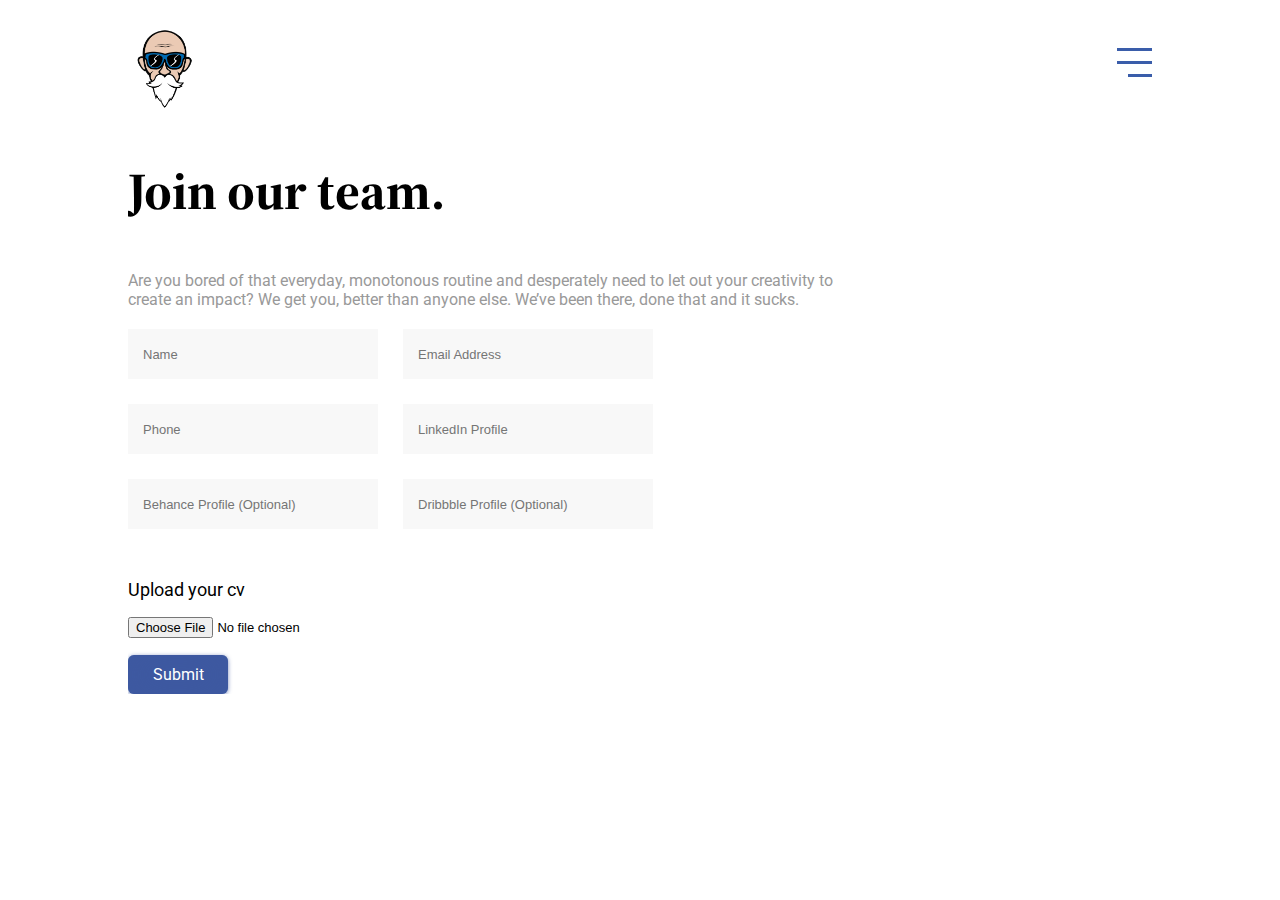
<file: join.html>
<!doctype html>
<html>
<head>
<meta charset="UTF-8">
<meta name="viewport" content="width=device-width, initial-scale=1">
<title>DataBaba - Plan</title>
<script src="includes/jquery-3.3.1.min.js"></script>
<script src="includes/jquery-ui.min.js"></script>
<script type="text/javascript" src="includes/main.js"></script>

<link href="includes/style.css" rel="stylesheet" type="text/css">
<link href="includes/font-awesome/css/font-awesome.min.css" rel="stylesheet" type="text/css">
<link href="https://fonts.googleapis.com/css?family=Open+Sans:400,600,700" rel="stylesheet">
</head>

<body>
<div class="site-wrapper">	
	<header>
		<div class="nav">
			<div class="logo"><a href="index.html"><img src="images/baba-logo.png"/></a></div>
			<div class="menu-btn">
				<span class="item"></span>
				<span class="item"></span>
				<span class="item"></span>
			</div>
		</div>
		
		<div class="menu">
			<!--<img src="images/animted-image-2.png" class="animated-image-header animated-image">-->
			<svg id="organic-blob-2" class="animated-circle-2" width="450" height="450" xmlns="http://www.w3.org/2000/svg" filter="url(#goo2)">
			  <defs>
				<filter id="goo2">
				  <!-- tympanus.net/codrops/creative-gooey-effects -->
				  <fegaussianblur in="SourceGraphic" stdDeviation="10" result="blur" />
				  <fecolormatrix in="blur" mode="matrix" values="1 0 0 0 0  0 1 0 0 0  0 0 1 0 0  0 0 0 19 -9" result="goo2" />
				  <fecomposite in="SourceGraphic" in2="goo2" operator="atop"/>
				</filter>
			  </defs>
			  <circle id="Circle5"></circle>
			  <circle id="Circle6"></circle>
			  <circle id="Circle7"></circle>
			  <circle id="Circle8"></circle>
			</svg>
			<div class="wrapper">
				<div class="menu-header">
					<div class="logo"><a href="index.html"><img src="images/baba-logo.png"/></a></div>
					<div class="close-btn"><span class="fa fa-close"></span></div>
				</div>
				
				<div class="menu-items">
					<a href="index.html">Home</a>
					<a href="about.html">Agency</a>
					<a href="services.html">Services</a>
					<!--<a href="work.html">Work</a>-->
					<a href="contact.html">Contact</a>
				</div>
				
				<div class="data">
				  	<div class="headline">We are all about partnership, not execution<br><span style="font-size: 16px; font-weight: normal;">Because DataBaba cares. Executors don't.</span></div>
					<div class="meta-cont">
						<div class="meta">
							<div class="label">Email</div>
							<div class="field">hello@datababa.com</div>
						</div>
						<div class="meta right">
							<div class="label">Phone</div>
							<div class="field">+92 342 2226659</div>
						</div>
						<div class="meta full">
							<div class="label">Address</div>
							<div class="field">3rd Floor, 59-C, Tauheed Commerical, <br>Phase 5, DHA, Karachi</div>
						</div>
						<div class="social-icons">
							<a href="#"><span class="fa fa-facebook"></span></a>
							<a href="#"><span class="fa fa-twitter"></span></a>
							<a href="#"><span class="fa fa-instagram"></span></a>
						</div>
					</div>
				</div>
			</div>
		</div>
		
	</header>
	
	<div class="content" style="height: 85%; margin-top: 0px;">
		<div class="wrapper" style="text-align: left; height: 85%;">
			
			<div class="plan-form" style="padding-top: 2%;">
					<div style="font-size:52px;" class="bold">Join our team.</div>
					<div class="separator-small"></div>
					<div class="text">
					Are you bored of that everyday, monotonous routine and desperately need to let out your creativity to <br>create an impact? We get you, better than anyone else. We’ve been there, done that and it sucks.
					</div>
				
					<div class="form-handler">
						<form method="post" id="plan-form">
							
							<div id="group-1">
								<div class="fields"><input type="text" name="q1" placeholder="Name"/></div>
								<div class="fields"><input type="text" name="q2" placeholder="Email Address"/></div>
								<div class="separator-small"></div>
								<div class="fields"><input type="text" name="q3" placeholder="Phone"/></div>
								<div class="fields"><input type="text" name="q4" placeholder="LinkedIn Profile"/></div>
								<div class="separator-small"></div>
								<div class="fields"><input type="text" name="q5" placeholder="Behance Profile (Optional)"/></div>
								<div class="fields"><input type="text" name="q6" placeholder="Dribbble Profile (Optional)"/></div>
								<div class="separator"></div>
								<label>Upload your cv</label>
								<div class="fields"><input type="file" name="q7"/></div>
							</div>
						
							
							<div class="plan-btn-cont btn-cont" data-step="1">
								<input type="submit" name="submit" value=""/>
								<div class="btn next-btn">Submit</div>
							</div>

						</form>
						
					  <div class="results"></div>
					</div>
			</div>
			
		</div>
		
	</div>
</div>	
</body>
</html>
</file>
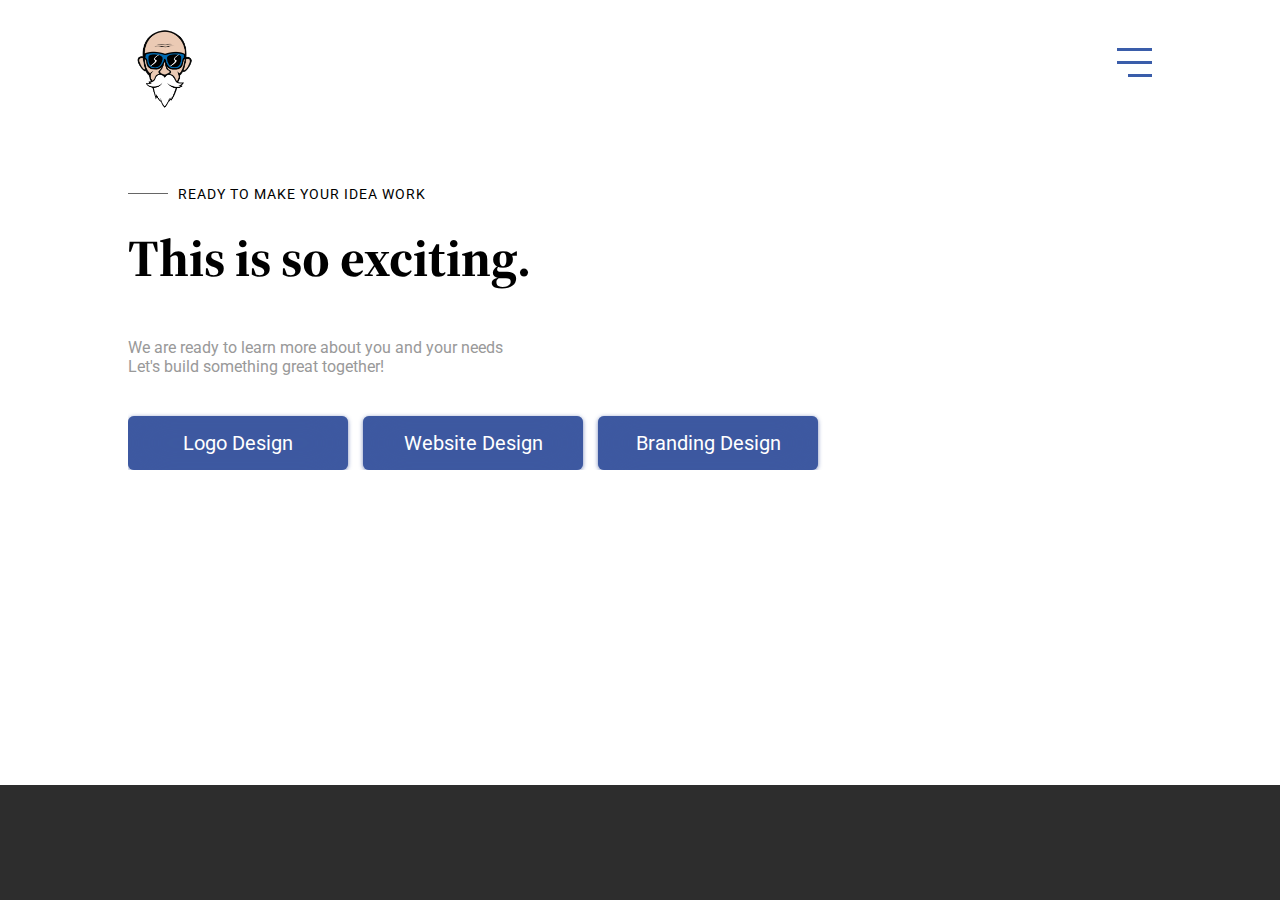
<file: plan.html>
<!doctype html>
<html>
<head>
<meta charset="UTF-8">
<meta name="viewport" content="width=device-width, initial-scale=1">
<title>DataBaba - Plan</title>
<script src="includes/jquery-3.3.1.min.js"></script>
<script type="text/javascript" src="includes/main.js"></script>
<script>
$(document).ready(function(){
	
	"use strict"
	
	$(".btn-cont").click(function(){
		
		if($(this).attr("data-step") === "1"){
			$("#group-1").css("display", "block");
			$("#group-2").css("display", "none");
			$(".plan-steps > .container > .text-w").html("Questions 1 of 5");
			$(this).attr("data-step", '2');
		}
		if($(this).attr("data-step") === "2"){
			$("#group-1").css("display", "none");
			$("#group-2").css("display", "block");
			$(".plan-steps > .container > .text-w").html("Questions 2 of 5");
			//$('form#plan-form').submit();
		}
											  
											  

	});
	
	$('form#plan-form').submit(function(e){
		  
		 $(".results").html('Sending Your Request Please Wait...');
		 $.ajax({
			  data: $(this).serialize(),
			  url: 'form.php',
			  type: 'POST',
			  success: function(data){
				  $(".results").html(data);
			  },
			  complete: function(){
				 $('form#plan-form').fadeOut(500, function(){
					setTimeout(function() { $(".results").fadeIn(300); }, 1000); 
				 });
			  },
		 });
		 e.preventDefault();
	 });
});
</script>
<link href="includes/style.css" rel="stylesheet" type="text/css">
<link href="includes/font-awesome/css/font-awesome.min.css" rel="stylesheet" type="text/css">
<link href="https://fonts.googleapis.com/css?family=Open+Sans:400,600,700" rel="stylesheet">
</head>

<body>
<div class="site-wrapper">	
	<header>
		<div class="nav">
			<div class="logo"><a href="index.html"><img src="images/baba-logo.png"/></a></div>
			<div class="menu-btn">
				<span class="item"></span>
				<span class="item"></span>
				<span class="item"></span>
			</div>
		</div>
		
		<div class="menu">
			<!--<img src="images/animted-image-2.png" class="animated-image-header animated-image">-->
			<svg id="organic-blob-2" class="animated-circle-2" width="450" height="450" xmlns="http://www.w3.org/2000/svg" filter="url(#goo2)">
			  <defs>
				<filter id="goo2">
				  <!-- tympanus.net/codrops/creative-gooey-effects -->
				  <fegaussianblur in="SourceGraphic" stdDeviation="10" result="blur" />
				  <fecolormatrix in="blur" mode="matrix" values="1 0 0 0 0  0 1 0 0 0  0 0 1 0 0  0 0 0 19 -9" result="goo2" />
				  <fecomposite in="SourceGraphic" in2="goo2" operator="atop"/>
				</filter>
			  </defs>
			  <circle id="Circle5"></circle>
			  <circle id="Circle6"></circle>
			  <circle id="Circle7"></circle>
			  <circle id="Circle8"></circle>
			</svg>
			<div class="wrapper">
				<div class="menu-header">
					<div class="logo"><a href="index.html"><img src="images/baba-logo.png"/></a></div>
					<div class="close-btn"><span class="fa fa-close"></span></div>
				</div>
				
				<div class="menu-items">
					<a href="index.html">Home</a>
					<a href="about.html">Agency</a>
					<a href="services.html">Services</a>
					<!--<a href="work.html">Work</a>-->
					<a href="contact.html">Contact</a>
				</div>
				
				<div class="data">
				  	<div class="headline">We are all about partnership, not execution<br><span style="font-size: 16px; font-weight: normal;">Because DataBaba cares. Executors don't.</span></div>
					<div class="meta-cont">
						<div class="meta">
							<div class="label">Email</div>
							<div class="field">hello@datababa.com</div>
						</div>
						<div class="meta right">
							<div class="label">Phone</div>
							<div class="field">+92 342 2226659</div>
						</div>
						<div class="meta full">
							<div class="label">Address</div>
							<div class="field">3rd Floor, 59-C, Tauheed Commerical, <br>Phase 5, DHA, Karachi</div>
						</div>
						<div class="social-icons">
							<a href="#"><span class="fa fa-facebook"></span></a>
							<a href="#"><span class="fa fa-twitter"></span></a>
							<a href="#"><span class="fa fa-instagram"></span></a>
						</div>
					</div>
				</div>
			</div>
		</div>
		
	</header>
	
	<div class="content" style="height: 85%; margin-top: 0px;">
		<div class="wrapper" style="text-align: left; height: 85%;">
			
			<div class="plan-form">
					<div class="small-headline text-b" style="display: flex; align-items: center;"><span style="width: 40px; height: 1px; background-color:#666; margin-right: 10px;"></span>READY TO MAKE YOUR IDEA WORK</div>	
					<div style="font-size:52px;" class="bold">This is so exciting.</div>
					<div class="separator-small"></div>
					<div class="text">
					We are ready to learn more about you and your needs<br>Let's build something great together! 
					</div>
				
					<div class="plan-btn-cont">
						<div class="btn"><a href="http://datababa.io/logo/index.html" target="_blank">Logo Design <span class="icon"><img src="images/arrow-icon.png"/></span></a></div>
						<div class="btn"><a href="http://datababa.io/website/index.html" target="_blank">Website Design <span class="icon"><img src="images/arrow-icon.png"/></span></a></div>
						<div class="btn"><a href="https://datababa.typeform.com/to/ZWfCxJ" target="_blank">Branding Design <span class="icon"><img src="images/arrow-icon.png"/></span></a></div>

					</div>
				
					<!--<div class="form-handler">
						<form method="post" id="plan-form">
							
							<div id="group-1">
								<div class="fields"><input type="text" name="q1" placeholder="Your Name"/></div>
								<div class="fields"><input type="text" name="q2" placeholder="Your Email Address"/></div>
								<div class="separator-small"></div>
								<div class="fields"><input type="text" name="q3" placeholder="Company/Organzation"/></div>
								<div class="fields"><input type="text" name="q4" placeholder="Your Role/Title"/></div>
								<div class="separator-small"></div>
								<div class="fields"><input type="text" name="q5" placeholder="Website Address" class="large"/></div>
								<div class="separator"></div>
							</div>
							
							<div id="group-2" style="display: none;">
								<div class="fields"><input type="text" name="q6" placeholder="Your Name"/></div>
								<div class="fields"><input type="text" name="q7" placeholder="Your Email Address"/></div>
								<div class="separator-small"></div>
								<div class="fields"><input type="text" name="q8" placeholder="Company/Organzation"/></div>
								<div class="fields"><input type="text" name="q9" placeholder="Your Role/Title"/></div>
								<div class="separator"></div>
							</div>
							
							<div class="btn-cont" data-step="1">
								<input type="submit" name="submit" value=""/>
								<img src="images/plan-next.png" class="next-btn"/>
							</div>

						</form>
						
					  <div class="results"></div>
					</div>-->
			</div>
			
		</div>
		
		<div class="plan-steps">
			<div class="container">
				<!--<div class="text-w">Questions 1 of 5</div>
				<div class="progress-bar"><div class="active"></div></div>-->
			</div>
		</div>
	</div>
</div>	
</body>
</html>
</file>
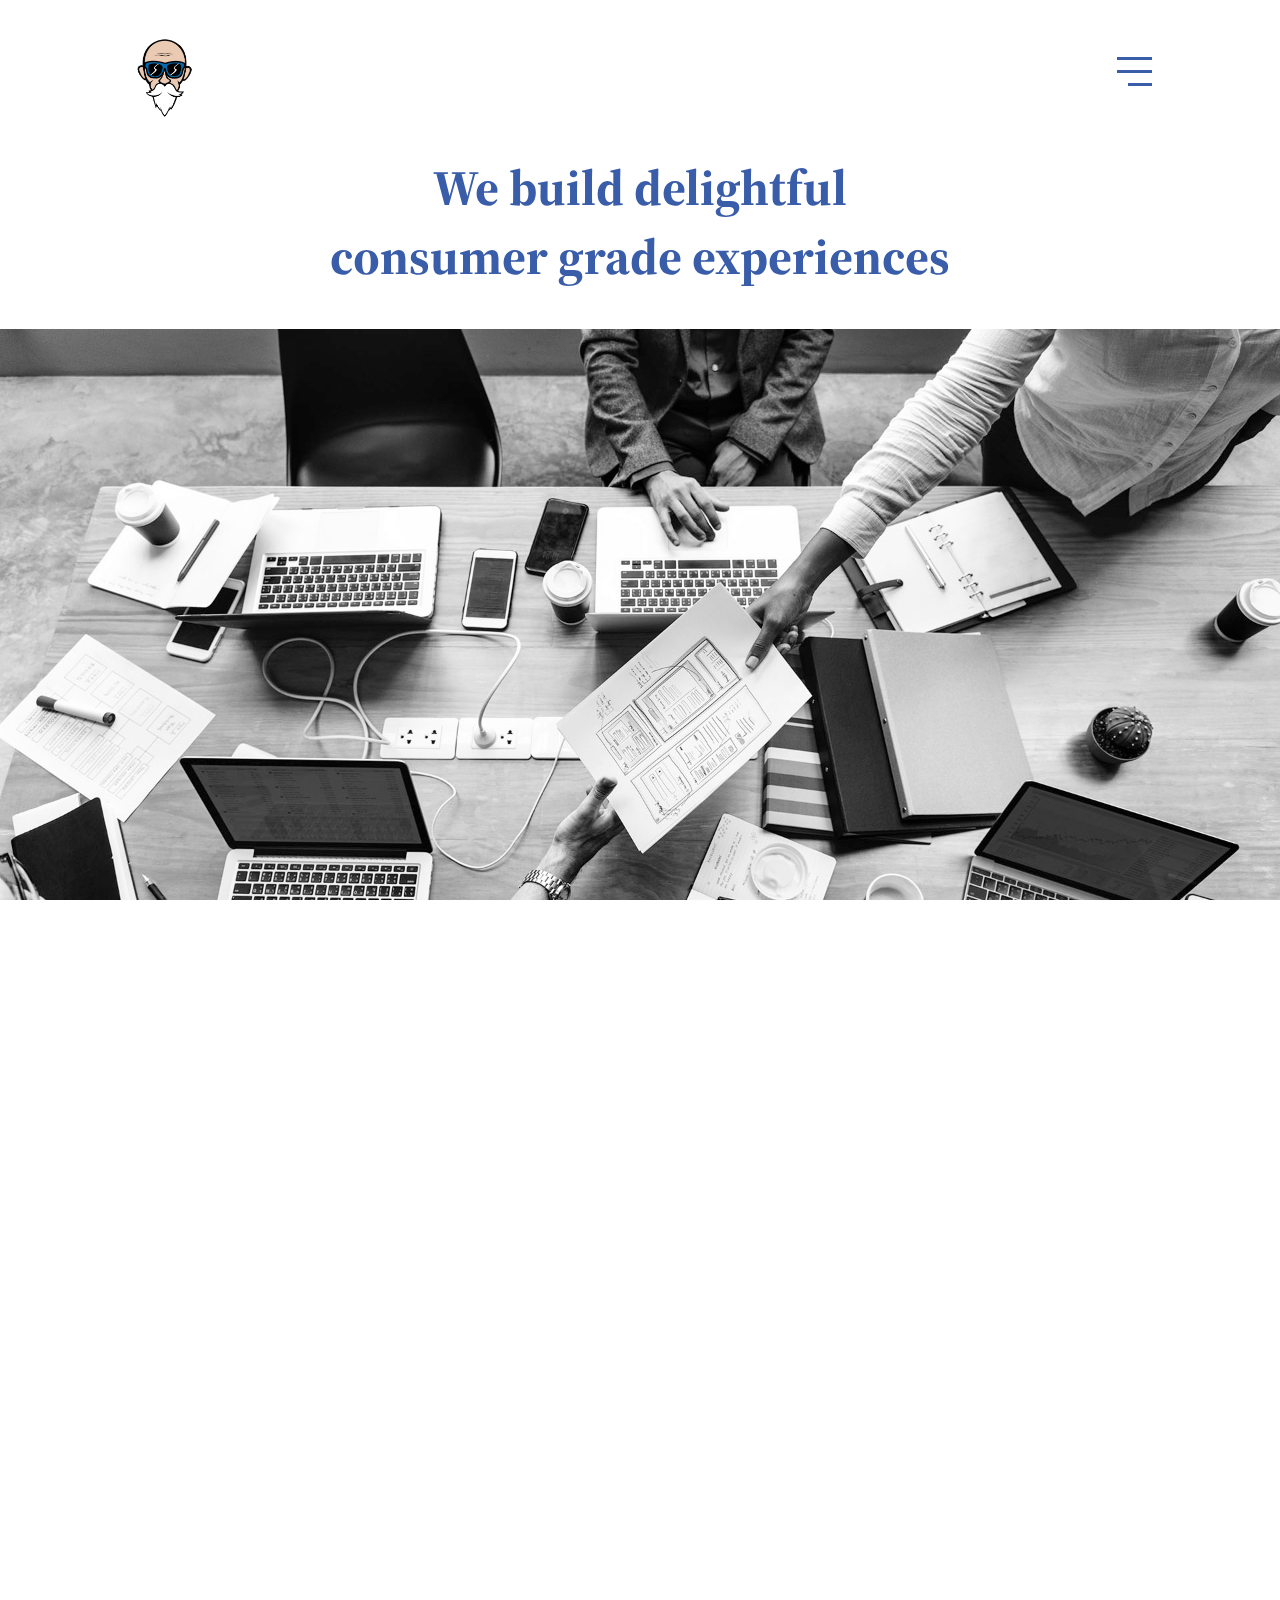
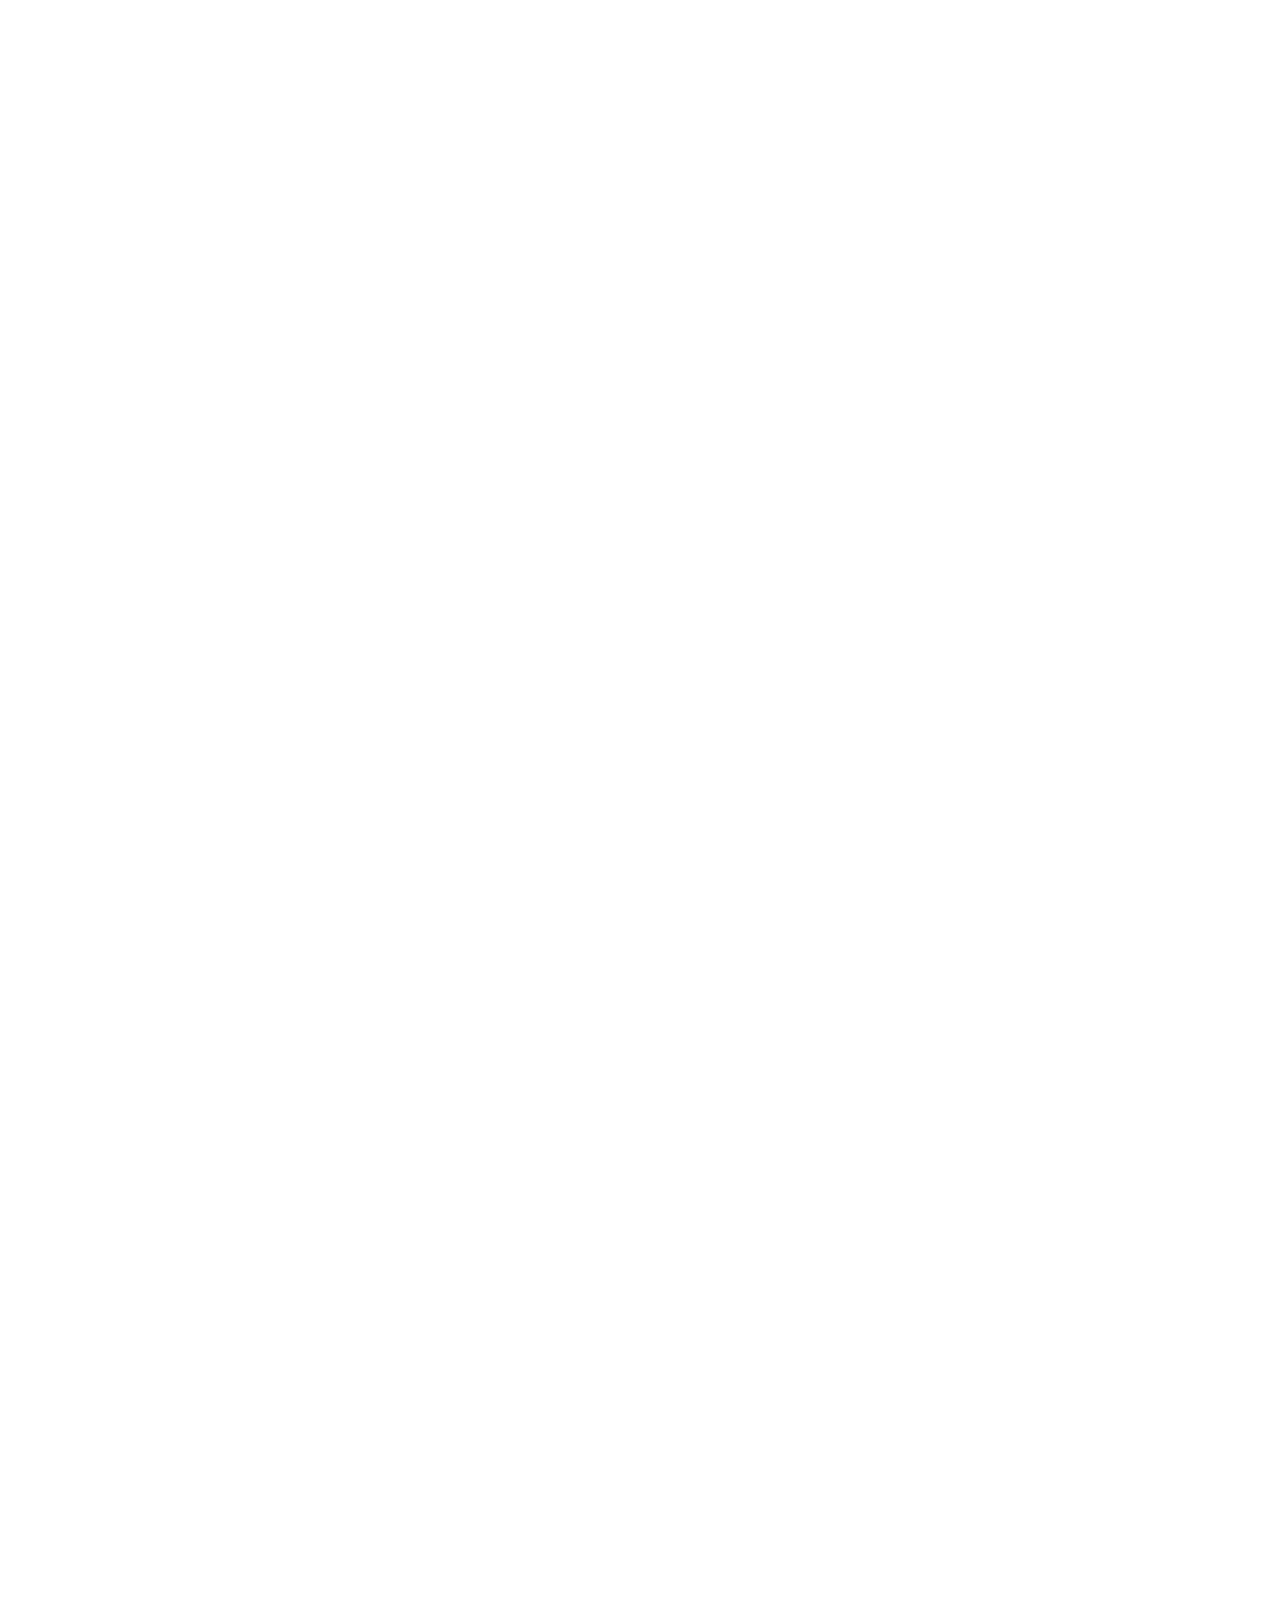
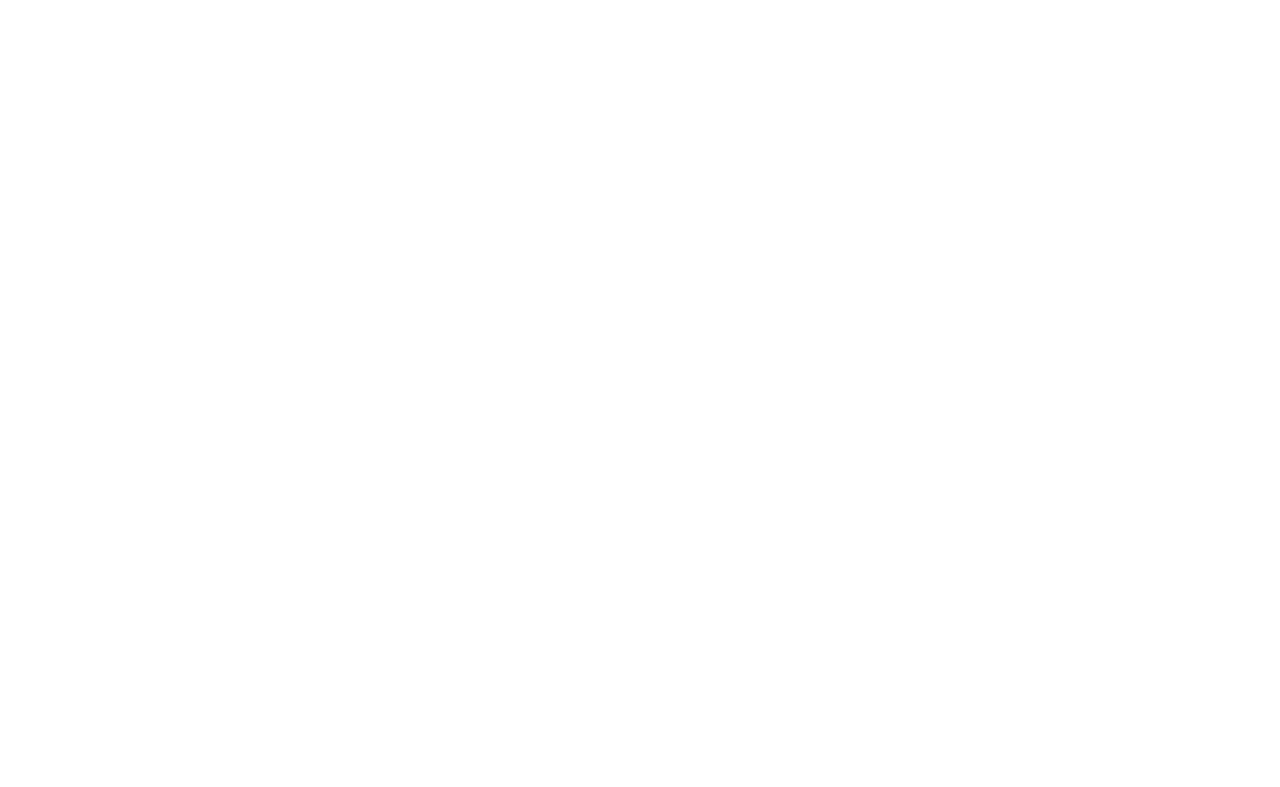
<file: services.html>
<!doctype html>
<html>
<head>
<meta charset="UTF-8">
<meta name="viewport" content="width=device-width, initial-scale=1">
<title>DataBaba - Services</title>
<script src="includes/jquery-3.3.1.min.js"></script>
<script type="text/javascript" src="includes/main.js"></script>
<script src="includes/jquery.waypoints.js"></script>
<script type="text/javascript" src="includes/bodymovin.js"></script>	
<link href="includes/style.css" rel="stylesheet" type="text/css">
<link href="includes/animate.min.css" rel="stylesheet" type="text/css">
<link href="includes/font-awesome/css/font-awesome.min.css" rel="stylesheet" type="text/css">
<link href="https://fonts.googleapis.com/css?family=Open+Sans:400,600,700" rel="stylesheet">
<link href="https://fonts.googleapis.com/css?family=Roboto" rel="stylesheet">
<style>
@media(max-width:767px){
	
	.image-frame > .overlay-image {
		position: static;
		transform: inherit;
		right: inherit;
		top: inherit;
		max-width: 200px;
		margin-top: 50px;
		margin-left: -20px;
		margin-right: auto;
		margin-bottom: -50px;
	}
	
}
</style>
</head>

<body>

	<div class="top-section">
		<header>
			<div class="nav">
				<div class="logo"><a href="index.html"><img src="images/baba-logo.png"/></a></div>
				<div class="menu-btn">
					<span class="item"></span>
					<span class="item"></span>
					<span class="item"></span>
				</div>
			</div>

			<div class="menu">
				<svg id="organic-blob-2" class="animated-circle-2" width="450" height="450" xmlns="http://www.w3.org/2000/svg" filter="url(#goo2)">
					<defs>
						<filter id="goo2">
							<!-- tympanus.net/codrops/creative-gooey-effects -->
							<fegaussianblur in="SourceGraphic" stdDeviation="10" result="blur" />
							<fecolormatrix in="blur" mode="matrix" values="1 0 0 0 0  0 1 0 0 0  0 0 1 0 0  0 0 0 19 -9" result="goo2" />
							<fecomposite in="SourceGraphic" in2="goo2" operator="atop"/>
						</filter>
					</defs>
					<circle id="Circle5"></circle>
					<circle id="Circle6"></circle>
					<circle id="Circle7"></circle>
					<circle id="Circle8"></circle>
				</svg>
				<div class="wrapper">
					<div class="menu-header">
						<div class="logo"><a href="index.html"><img src="images/baba-logo.png"/></a></div>
						<div class="close-btn"><span class="fa fa-close"></span></div>
					</div>

					<div class="menu-items">
						<a href="index.html">Home</a>
						<a href="about.html">Agency</a>
						<a href="services.html" class="current">Services</a>
						<!--<a href="work.html">Work</a>-->
						<a href="contact.html">Contact</a>
					</div>

					<div class="data">
						<div class="headline">We are all about partnership<br><span style="font-size: 16px; font-weight: normal;">Because DataBaba cares</span></div>
						<div class="meta-cont">
							<div class="meta">
								<div class="label">Email</div>
								<div class="field">hello@datababa.com</div>
							</div>
							<div class="meta full" id="USAddress">
								<div class="label">Bellevue Address</div>
								<div class="field">10400 NE 4th St<br>Bellevue, WA 98004</div>
								<div class="field">+1 206 226 6574</div>
							</div>
							<div class="meta full" id="PKAddress">
								<div class="label">Karachi Address</div>
								<div class="field">3rd Floor, 59-C, Tauheed Commerical, <br>Phase 5, DHA, Karachi</div>
								<div class="field">+92 300 8927230</div>
							</div>
							<div class="social-icons">
								<a href="https://www.facebook.com/datababapk" target="_blank"><span class="fa fa-facebook"></span></a>
								<a href="https://twitter.com/Datababaio" target="_blank"><span class="fa fa-twitter"></span></a>
								<a href="https://www.instagram.com/datababaio/" target="_blank"><span class="fa fa-instagram"></span></a>
							</div>
						</div>
					</div>
				</div>
			</div>
		</header>
	
	<div class="content">
		<div class="wrapper fullwidth">
			<div class="home-title" style="width: 700px;">We build delightful <br>consumer grade experiences</div>
			<div class="banner"><img src="images/about-banner.jpg"/></div>
        </div>
    </div>
	</div>
	
<div class="site-wrapper inner">		
	<div class="content second">
		<div class="wrapper fullwidth">
			
			<div class="separator mobile-sep"></div>
			<div class="separator mobile-sep"></div>
			
			<div class="col-1"></div>
			<div class="col-4 animated" data-animation="fadeleft" style="padding-left: 50px;">
				<div class="container">
					<h1>Lean Digital Marketing</h1>
					<div style="font-family: 'Roboto', sans-serif; color: #999; line-height: 24px;">At DataBaba, we value agility in the way we think, innovate and market. In an environment where consumer needs are constantly evolving and uncertainty over what might work or not work prevails, our practices in marketing allow us to shift focus and test campaigns rapidly in order to optimize search engines and web-based conversions. It allows us to effectively use data over opinions and design based on interactions over target markets.</div><br><br>
					<div class="bold headline">
					<span style="font-weight: normal; letter-spacing: 0px; line-height: 30px; font-size: 18px; color:#000;">SEO and Inbound Marketing<br>
					Content Strategy and Execution<br>
					Social Media Marketing and PPC<br>
					Digital Product Strategy<br></span>
					</div>
				</div>
			</div>
			
			<div class="col-5 right images animated" data-animation="faderight">
				<img src="images/Innovation.png"/>
			</div>
			
			<div class="separator mobile-sep"></div>
			<div class="separator mobile-sep"></div>
			
			<div class="col-5 images animated" data-animation="fadeleft">
				<img src="images/Development.png"/>
			</div>
			
			<div class="col-1"></div>
			<div class="col-4 animated" data-animation="faderight" style="padding-left: 50px;">
				<div class="container">
					<h1>Experience Design</h1>
					<div style="font-family: 'Roboto', sans-serif; color: #999; line-height: 24px;">Baba's Team is focused on helping clients differentiate and grow their businesses by designing experiences that forge strong customer relationships. We combine Human-centered design and Data to understand both what your customers do, and why they do it. Our solutions are infused with empathy as well as insights into customer motivations, behaviors and values.</div><br><br>					
					<div class="bold headline">	
					<span style="font-weight: normal; letter-spacing: 0px; line-height: 30px; color:#000; font-size: 18px;">UI/UX Design<br>
					Website Design<br>
					Illustrations<br>
					Brand Design<br></span>
					</div>
				</div>
			</div>
			
						
			<div class="separator mobile-sep"></div>
			<div class="separator mobile-sep"></div>
			<div class="separator mobile-sep"></div>
			
			<div class="col-4 testi animated" data-animation="fadeup" style="padding-top: 0;">
				<div class="image-frame" style="overflow: visible;">
					<svg class="google-blob" width="500" height="500" xmlns="http://www.w3.org/2000/svg" filter="url(#goo3)">
					  <defs>
						<filter id="goo3">
						  <!-- tympanus.net/codrops/creative-gooey-effects -->
						  <fegaussianblur in="SourceGraphic" stdDeviation="10" result="blur" />
						  <fecolormatrix in="blur" mode="matrix" values="1 0 0 0 0  0 1 0 0 0  0 0 1 0 0  0 0 0 19 -9" result="goo3" />
						  <fecomposite in="SourceGraphic" in2="goo3" operator="atop"/>
						</filter>
					  </defs>
					  <circle class="Circle1"></circle>
					  <circle class="Circle2"></circle>
					  <circle class="Circle3"></circle>
					  <circle class="Circle4"></circle>
				</svg>
					<img src="images/baba.png" class="overlay-image"/>
				</div>
			</div>
			
			<div class="col-6 testi animated" data-animation="fadeup" style="padding-top: 85px;">
				<h1>Together, we will take<br>radical approach to empathy</h1>
				<!--<div class="text-b" style="width:75%;">“Reprehenderit in voluptate voluptas sit aspernatur aut odit aut fugit,<br>sedquiasetur magni dolores eos ratione voluptate voluptas sit aut magni<br>reprehenderit.”</div>
				
				<div class="separator"></div>
				
				<div class="bold headline">John Smith<br><span style="color:#ccc; font-weight: normal;">CEO, Google</span></div>-->
			</div>
			
			<div class="container bottom animated" data-animation="fadeup">
				<div class="headline-default" style="text-align: center;">Sounds good?</div>
			</div>
			
			<div class="separator mobile-sep"></div>
			<div class="separator mobile-sep bottom-sep"></div>
			
			<div class="container fullwidth">
				<div class="col-5 animated" data-animation="fadeleft"> 
					<div class="image-frame">
						<img src="images/Plan_project.png"/>
						<div class="overlay">
							<div class="title"><div>Plan a project</div></div>
							<a href="plan.html" target="_blank"></a>
						</div>
					</div>
				</div>
			    <div class="col-5 animated" data-animation="faderight"> 
					<div class="image-frame">
						<img src="images/Join-our-team.png"/>
						<div class="overlay">
							<div class="title"><div>Join the team</div></div>
							<a href="join.html" target="_blank"></a>
						</div>
					</div>
				</div>
			</div>
			
		</div>
		
		
	</div>
	</div>
	
	<footer class="animated" data-animation="fadeup">
		<div class="handler">
			<div class="copyright widgets">Datababa <span style="color:#ccc; font-size: 16px; font-weight: normal;">© 2018</span></div>
			<div class="logo widgets"><img class="item" src="images/baba-logo.png"/></div>
			<div class="social-icons widgets">
				<a href="https://www.facebook.com/datababapk" target="_blank" class="fa fa-facebook"></a>
				<a href="https://twitter.com/Datababaio" target="_blank" class="fa fa-twitter"></a>
				<a href="https://www.instagram.com/datababaio/" target="_blank" class="fa fa-instagram"></a>
			</div>
		</div>
	</footer>
	
</body>
</html>
</file>
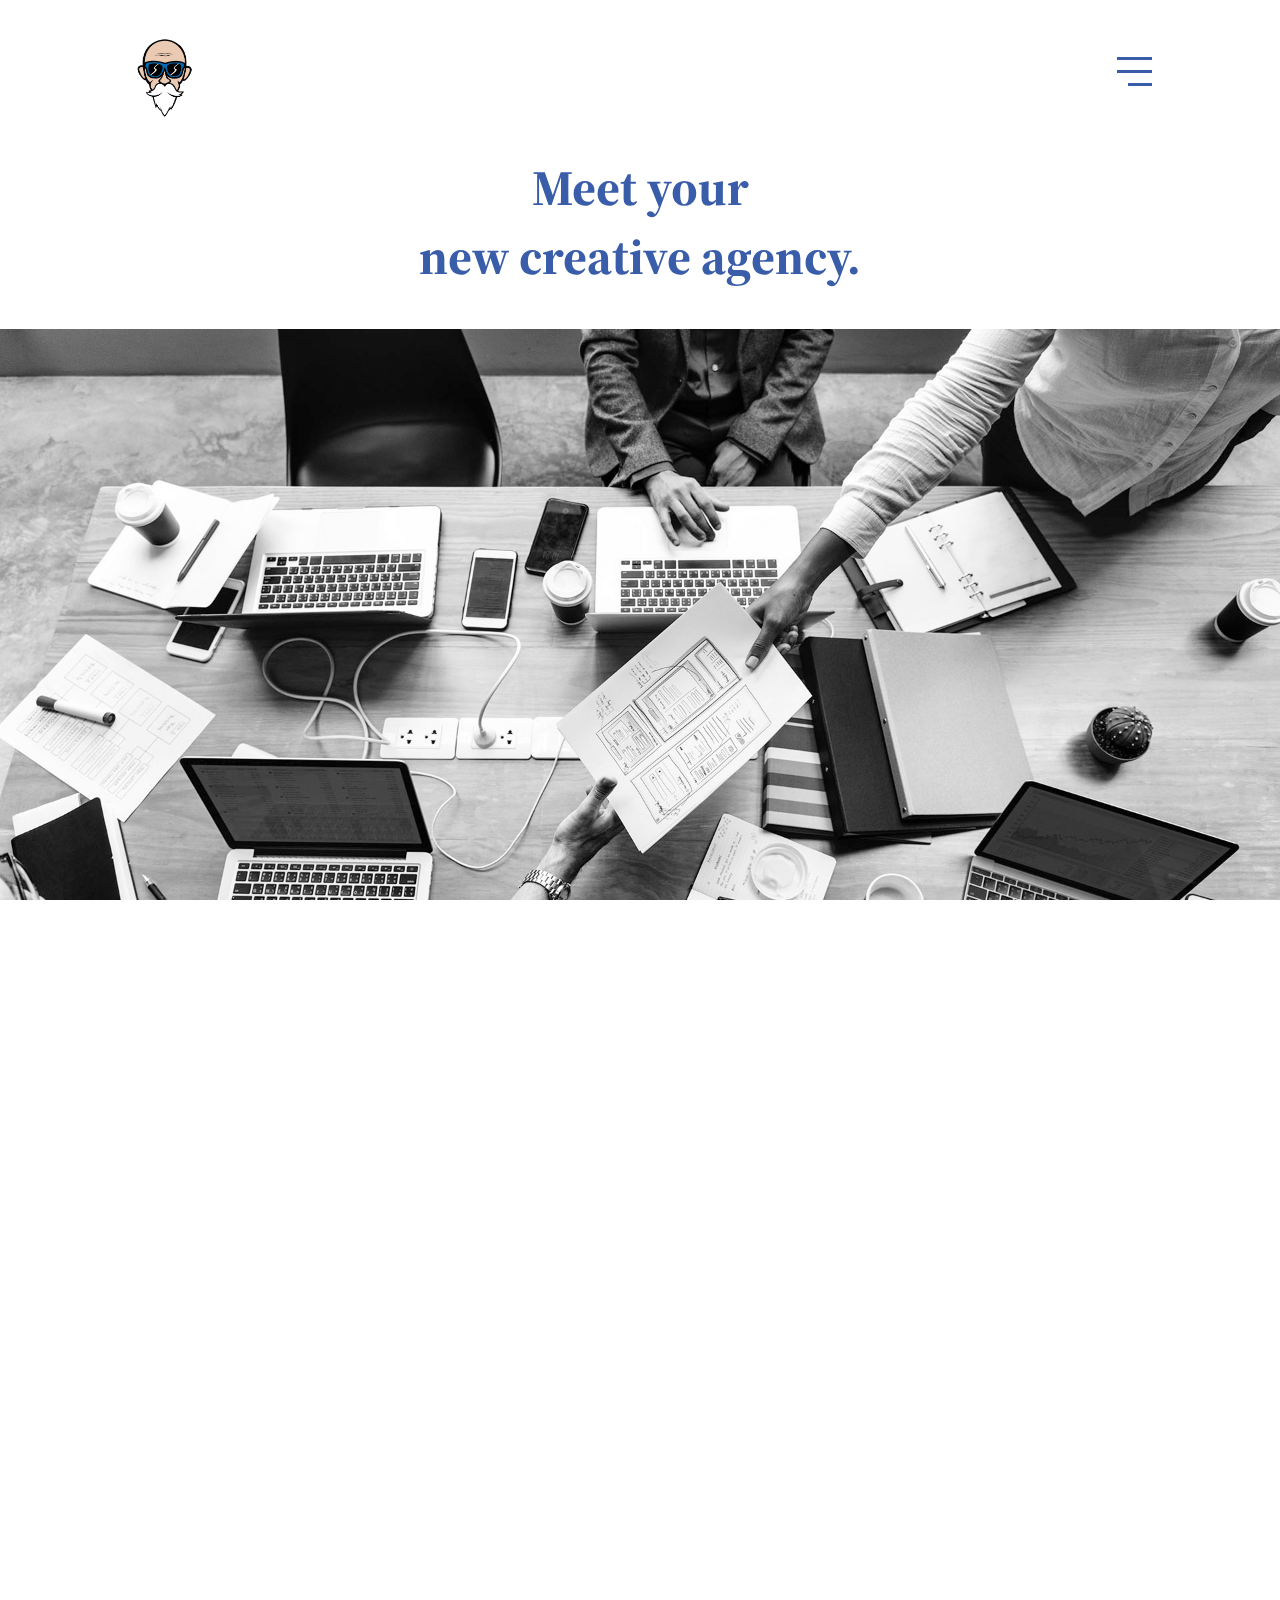
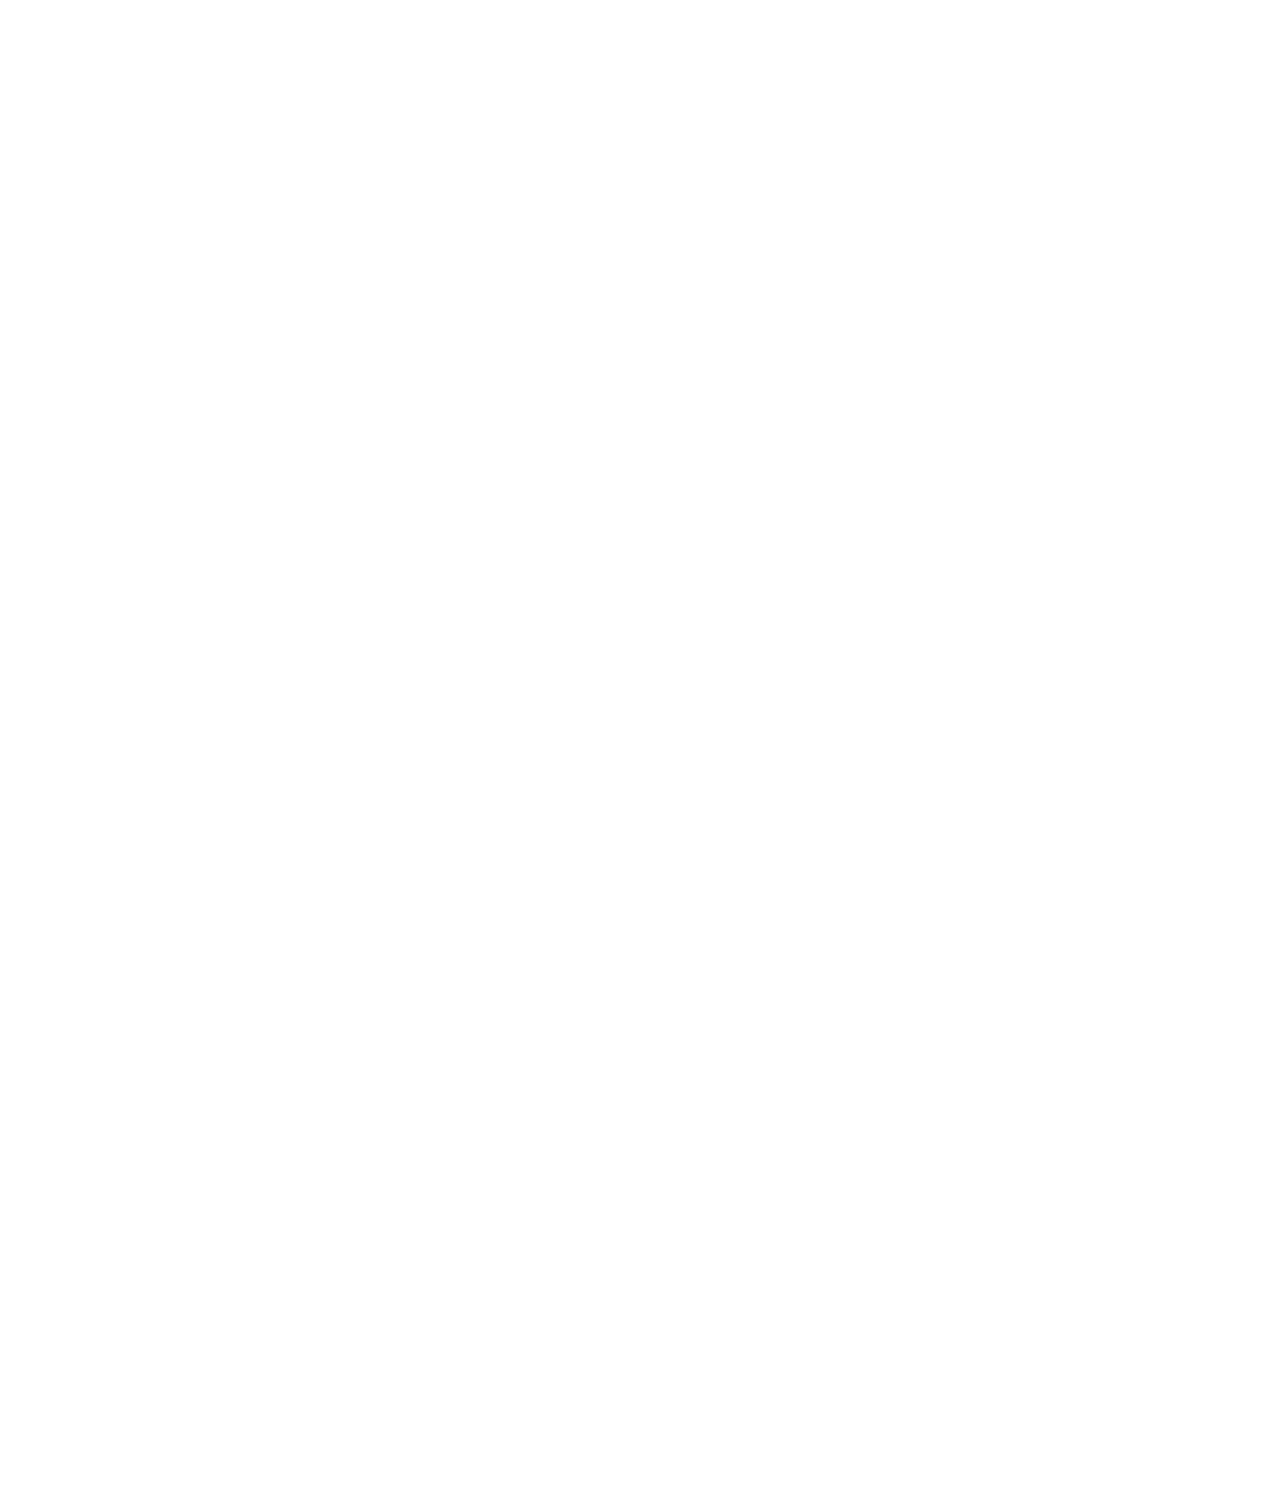
<file: work.html>
<!doctype html>
<html>
<head>
<meta charset="UTF-8">
<meta name="viewport" content="width=device-width, initial-scale=1">
<title>DataBaba - Our Work</title>
<script src="includes/jquery-3.3.1.min.js"></script>
<script type="text/javascript" src="includes/main.js"></script>
<script src="includes/jquery.waypoints.js"></script>
<link href="includes/style.css" rel="stylesheet" type="text/css">
<link href="includes/animate.min.css" rel="stylesheet" type="text/css">
<link href="includes/font-awesome/css/font-awesome.min.css" rel="stylesheet" type="text/css">
<link href="https://fonts.googleapis.com/css?family=Open+Sans:400,600,700" rel="stylesheet">
<link href="https://fonts.googleapis.com/css?family=Roboto" rel="stylesheet">
<style>
.col-3 {
    width: 33.3%;
    padding-top: 0;
}
.box {
    height: 300px;
}
</style>
</head>

<body>

	<div class="top-section">
	<header>
		<div class="nav">
			<div class="logo"><a href="index.html"><img src="images/baba-logo.png"/></a></div>
			<div class="menu-btn">
				<span class="item"></span>
				<span class="item"></span>
				<span class="item"></span>
			</div>
		</div>
		
		<div class="menu">
			<svg id="organic-blob-2" class="animated-circle-2" width="450" height="450" xmlns="http://www.w3.org/2000/svg" filter="url(#goo2)">
			  <defs>
				<filter id="goo2">
				  <!-- tympanus.net/codrops/creative-gooey-effects -->
				  <fegaussianblur in="SourceGraphic" stdDeviation="10" result="blur" />
				  <fecolormatrix in="blur" mode="matrix" values="1 0 0 0 0  0 1 0 0 0  0 0 1 0 0  0 0 0 19 -9" result="goo2" />
				  <fecomposite in="SourceGraphic" in2="goo2" operator="atop"/>
				</filter>
			  </defs>
			  <circle id="Circle5"></circle>
			  <circle id="Circle6"></circle>
			  <circle id="Circle7"></circle>
			  <circle id="Circle8"></circle>
			</svg>
			<div class="wrapper">
				<div class="menu-header">
					<div class="logo"><a href="index.html"><img src="images/baba-logo.png"/></a></div>
					<div class="close-btn"><span class="fa fa-close"></span></div>
				</div>
				
				<div class="menu-items">
					<a href="about.html">Agency</a>
					<a href="services.html">Services</a>
					<a href="work.html" class="current">Work</a>
					<a href="contact.html">Contact</a>
				</div>
				
				<div class="data">
				  	<div class="headline">We are all about partnership, not execution<br><span style="font-size: 16px; font-weight: normal;">Because DataBaba cares. Executors don't.</span></div>
					<div class="meta-cont">
						<div class="meta">
							<div class="label">Email</div>
							<div class="field">hello@datababa.com</div>
						</div>
						<div class="meta right">
							<div class="label">Phone</div>
							<div class="field">+92 342 2226659</div>
						</div>
						<div class="meta full">
							<div class="label">Address</div>
							<div class="field">3rd Floor, 59-C, Tauheed Commerical, <br>Phase 5, DHA, Karachi</div>
						</div>
						<div class="social-icons">
							<a href="#"><span class="fa fa-facebook"></span></a>
							<a href="#"><span class="fa fa-twitter"></span></a>
							<a href="#"><span class="fa fa-instagram"></span></a>
						</div>
					</div>
				</div>
			</div>
		</div>
		
	</header>
	
	<div class="content">
		<div class="wrapper fullwidth">
			<div class="home-title">Meet your<br> new creative agency.</div>
			<div class="banner"><img src="images/about-banner.jpg"/></div>
        </div>
    </div>
	</div>
	
<div class="site-wrapper inner">		
	<div class="content second" style="overflow: visible;">
		<div class="wrapper fullwidth" style="overflow: visible;">
			<div class="container" style="overflow: visible;">
				
				<div class="headline animated" data-animation="fadeup" style="text-align: center;">Our Work</div>
				<div class="text animated" data-animation="fadeup" style="line-height: 32px; text-align: center;">Lorem Ipsum is simply dummy text of the printing and typesetting industry. Lorem Ipsum has been the industry's standard dummy text ever since the 1500s, when an unknown printer took a galley of type and scrambled it to make a type specimen book. It has survived not only five centuries, but also the leap into electronic typesetting, remaining essentially unchanged. It was popularised in the 1960s with the release of Letraset sheets containing Lorem Ipsum passages, and more recently with desktop publishing software like Aldus PageMaker.</div>
				<div class="separator"></div>

				<div class="col-3 col-gap-right animated" data-animation="fadeup"><div class="box"></div></div>
				<div class="col-3 col-gap-left col-gap-right animated" data-animation="fadeup"><div class="box"></div></div>		
				<div class="col-3 col-gap-left animated" data-animation="fadeup"><div class="box"></div></div>
				
				<div class="separator"></div>
				
				<div class="col-3 col-gap-right animated" data-animation="fadeup"><div class="box"></div></div>
				<div class="col-3 col-gap-left col-gap-right animated" data-animation="fadeup"><div class="box"></div></div>		
				<div class="col-3 col-gap-left animated" data-animation="fadeup"><div class="box"></div></div>
				
				<div class="separator"></div>
				
				<div class="col-3 col-gap-right animated" data-animation="fadeup"><div class="box"></div></div>
				<div class="col-3 col-gap-left col-gap-right animated" data-animation="fadeup"><div class="box"></div></div>		
				<div class="col-3 col-gap-left animated" data-animation="fadeup"><div class="box"></div></div>
								
			</div>
			
			<div class="separator"></div>
			
			<div class="container">
				<div class="headline animated" data-animation="fadeup" style="text-align: center;">You've met us.<br>It's time we meet you</div>
			</div>
			
			<div class="separator"></div>
			<div class="separator"></div>
			
			<div class="container fullwidth">
				<div class="col-5 animated" data-animation="fadeleft"> 
					<div class="image-frame">
						<img src="images/Plan_project.png"/>
						<div class="overlay">
							<div class="title">Work with us</div>
							<a href="plan.html"></a>
						</div>
					</div>
				</div>
			    <div class="col-5 animated" data-animation="faderight"> 
					<div class="image-frame">
						<img src="images/Join-our-team.png"/>
						<div class="overlay">
							<div class="title">Join the team</div>
							<a href="#"></a>
						</div>
					</div>
				</div>
			</div>
			
		</div>
	</div>
	</div>
	
	<footer class="animated" data-animation="fadeup">
		<div class="handler">
			<div class="copyright widgets">Datababa <span style="color:#ccc; font-size: 16px; font-weight: normal;">© 2018</span></div>
			<div class="logo widgets"><img class="item" src="images/baba-logo.png"/></div>
			<div class="social-icons widgets">
				<a href="#" class="fa fa-facebook"></a>
				<a href="#" class="fa fa-twitter"></a>
				<a href="#" class="fa fa-instagram"></a>
			</div>
		</div>
	</footer>
	
</body>
</html>
</file>
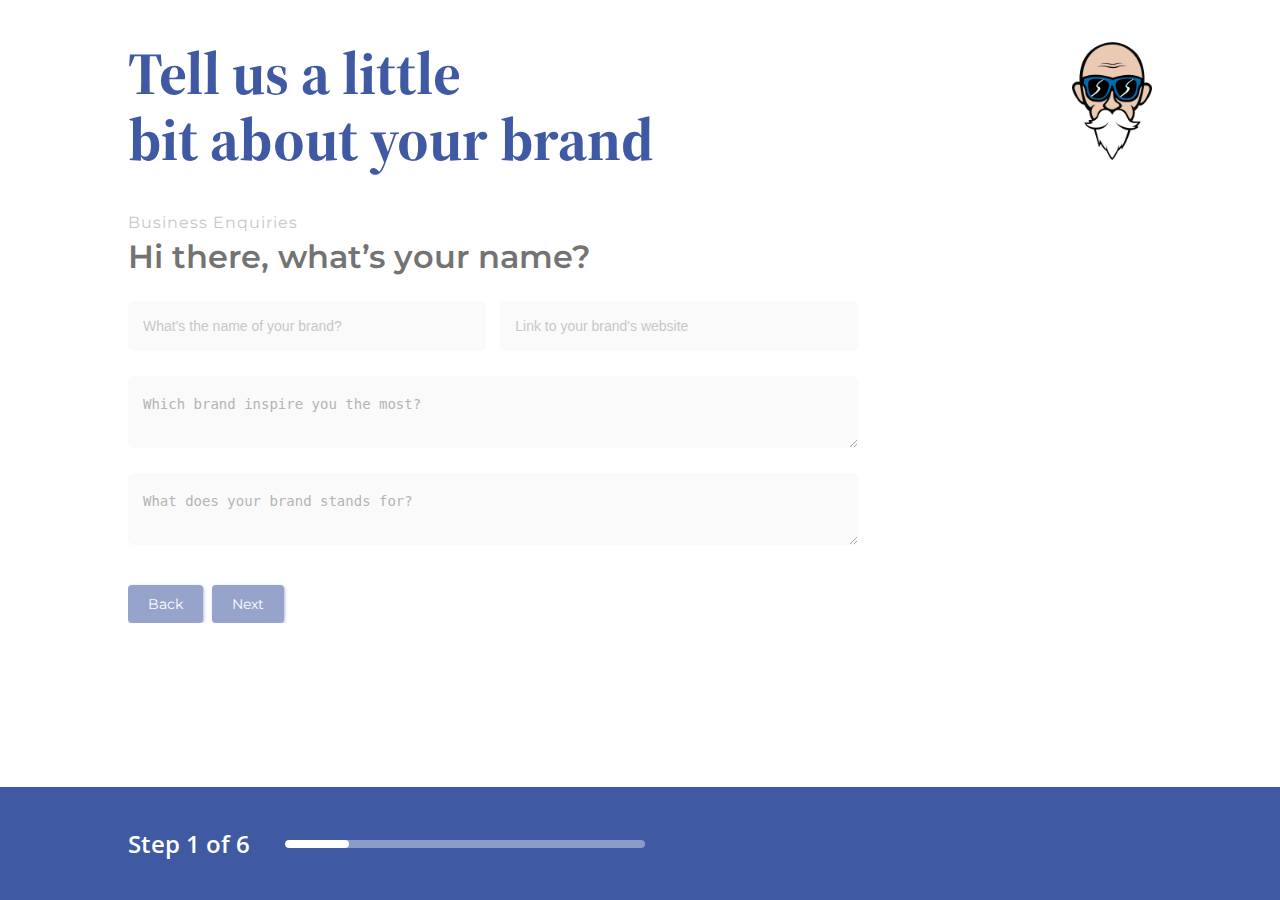
<file: logo/steps.html>
<!doctype html>
<html>
<head>
<link href="includes/style.css" rel="stylesheet" type="text/css">
<link href="includes/rangeslider.css" rel="stylesheet" type="text/css">
<link href="includes/font-awesome/css/font-awesome.min.css" rel="stylesheet" type="text/css">
<script type="text/javascript" src="includes/jquery-3.3.1.min.js"></script>
<script type="text/javascript" src="includes/jquery-ui.min.js"></script>
<script type="text/javascript" src="includes/main.js"></script>
<script type="text/javascript" src="includes/rangeslider.min.js"></script>
<meta charset="UTF-8">
<meta name="viewport" content="width=device-width, initial-scale=1">	
<title>Logo Onboarding Process</title>
</head>

<body>
		
	<div class="container container-fullheight">
		<div class="logo logo-steps"><a href="index.html"><img src="includes/baba-logo.png"/></a></div>
		
		<div class="headline headline-home headline-steps">Tell us a little<br>bit about your brand</div>
		
		<!--<div class="text">Lorem ipsum dolor sit amet, consectetur adipiscing elit seddo<br> eiusmod tempor incididunt ut labore et.</div>-->
		
		<form method="post" id="steps" class="steps">
			
			
			<div class="groups" id="group-0">
				<div class="small-title"></div>
				<div class="title"></div>
			</div>
			
			<div class="groups" id="group-1">
				<div class="small-title">Business Enquiries</div>
				<div class="title">Hi there, what’s your name?</div>
				<input type="text" name="q1" placeholder="What's the name of your brand?" required/>
				<input type="text" name="q2" placeholder="Link to your brand's website" class="no-space" required/>
				<div style="clear: both;"></div>
				<textarea name="q3" placeholder="Which brand inspire you the most?"></textarea>
				<textarea name="q4" placeholder="What does your brand stands for?"></textarea>
			</div>
			
			<div class="groups" id="group-2">
				<div class="small-title">Business Enquiries</div>
				<div class="title">Enter your business details</div>
				<textarea name="q5" placeholder="Who are your direct and indirect competitors?"></textarea>
				<textarea name="q6" placeholder="What's your business story?"></textarea>
			</div>
			
						
			<div class="groups" id="group-3">
				<div class="small-title">Business Enquiries</div>
				<div class="title">Other details</div>
				<textarea name="q7" placeholder="What sets your brand apart from its competitors?"></textarea>
				<textarea name="q8" placeholder="What's your brand's personality?"></textarea>
			</div>
			
			<div class="groups" id="group-4">
				<div class="range-cont"><input type="range" min="0" max="100" step="25" value="50" data-orientation="horizontal" id="type" name="q9"></div>
				<div class="range-cont"><input type="range" min="0" max="100" step="25" value="50" data-orientation="horizontal" id="type-2" name="q10"></div>
				<div class="range-cont"><input type="range" min="0" max="100" step="25" value="50" data-orientation="horizontal" id="type-3" name="q11"></div>
				<div class="range-cont"><input type="range" min="0" max="100" step="25" value="50" data-orientation="horizontal" id="type-4" name="q12"></div>
				<div class="range-cont"><input type="range" min="0" max="100" step="25" value="50" data-orientation="horizontal" id="type-5" name="q13"></div>
				<div class="range-cont"><input type="range" min="0" max="100" step="25" value="50" data-orientation="horizontal" id="type-6" name="q14"></div>
				<div class="range-cont"><input type="range" min="0" max="100" step="25" value="50" data-orientation="horizontal" id="type-7" name="q15"></div>

			</div>
			
			<div class="groups" id="group-5">
				
				<div class="palette-cont">
					<div class="palettes">
						<img src="includes/blues.png"/>
						<div class="title">Blues</div>
					</div>

					<div class="palettes">
						<img src="includes/aquas.png"/>
						<div class="title">Aquas</div>
					</div>

					<div class="palettes">
						<img src="includes/greens.png"/>
						<div class="title">Greens</div>
					</div>

					<div class="palettes">
						<img src="includes/purples.png"/>
						<div class="title">Purples</div>
					</div>
				</div>
				
				<div class="palette-cont">
					<div class="palettes">
						<img src="includes/pinks.png"/>
						<div class="title">Pinks</div>
					</div>

					<div class="palettes">
						<img src="includes/reds.png"/>
						<div class="title">Reds</div>
					</div>

					<div class="palettes">
						<img src="includes/oranges.png"/>
						<div class="title">Oranges</div>
					</div>

					<div class="palettes">
						<img src="includes/yellows.png"/>
						<div class="title">Yellow</div>
					</div>
				</div>
				
				<div class="palette-cont">
					<div class="palettes">
						<img src="includes/light neutrals.png"/>
						<div class="title">Light Neutrals</div>
					</div>

					<div class="palettes">
						<img src="includes/dark neutrals.png"/>
						<div class="title">Dark Neutrals</div>
					</div>

					<div class="palettes">
						<img src="includes/designers.png"/>
						<div class="title">Let designers pick the colors</div>
					</div>	
				</div>
				
				<input type="text" name="q16" id="color" style="display: none;">
				
			</div>
			
			<div class="groups" id="group-6" style="overflow: visible;">
				<input type="text" name="fname" placeholder="First Name"/>
				<input type="text" name="lname" placeholder="Last Name" class="no-space"/>
				<div style="clear: both; margin-bottom: 25px;"></div>
				<input type="email" name="email" placeholder="Email"/>
				<input type="text" name="phone" placeholder="Phone" class="no-space"/>
				<div style="clear: both;"></div>
				
				<div class="divider"></div>
				
				<div class="title small">Do you need more than a logo?</div>
				
				<div class="custom-checkbox">
					<div class="icon-cont"><div class="icon active"></div></div>
					<div class="title">Logo Design</div>
					<div class="desc">No thanks. I’ll just start with the logo for now.</div>
				</div>
				
				<div class="custom-checkbox">
					<div class="icon-cont"><div class="icon"></div></div>
					<div class="title">Logo &amp; brand identity</div>
					<div class="desc">Get everything you need to kick off your brand.</div>
				</div>
				
				<div class="custom-checkbox last">
					<div class="icon-cont"><div class="icon"></div></div>
					<div class="title">Logo &amp; website design</div>
					<div class="desc">Get a logo and a website to go with it.</div>
				</div>
				
				<input type="text" name="q17" class="select-input" style="display: none;"/>
				
				<div style="clear: both;"></div>
				
				<div class="divider"></div>
				<div class="title small">Is there anything else you’d like to communicate?</div>
				<textarea name="q18" placeholder="Which brand inspire you the most?"></textarea>
			</div>
			
			<div class="groups" id="form-btns">
				<div class="btn" id="btn-2" data-step="1">Back</div>
				<div class="btn" id="btn-1" data-step="1">Next</div>
			</div>
			
			<div class="groups" id="results-cont">
				<div class="results"></div>
			</div>			
		</form>		
	</div>
	
	
	<div class="pagination">
		<div class="handler">
			
			<div class="steps">Step 1 of 6</div>
			<div class="bar">
				<div class="active"></div>
			</div>
			
			<div class="circle-icon"><span></span></div>
			
		</div>
	</div>
	
</body>
</html>
</file>
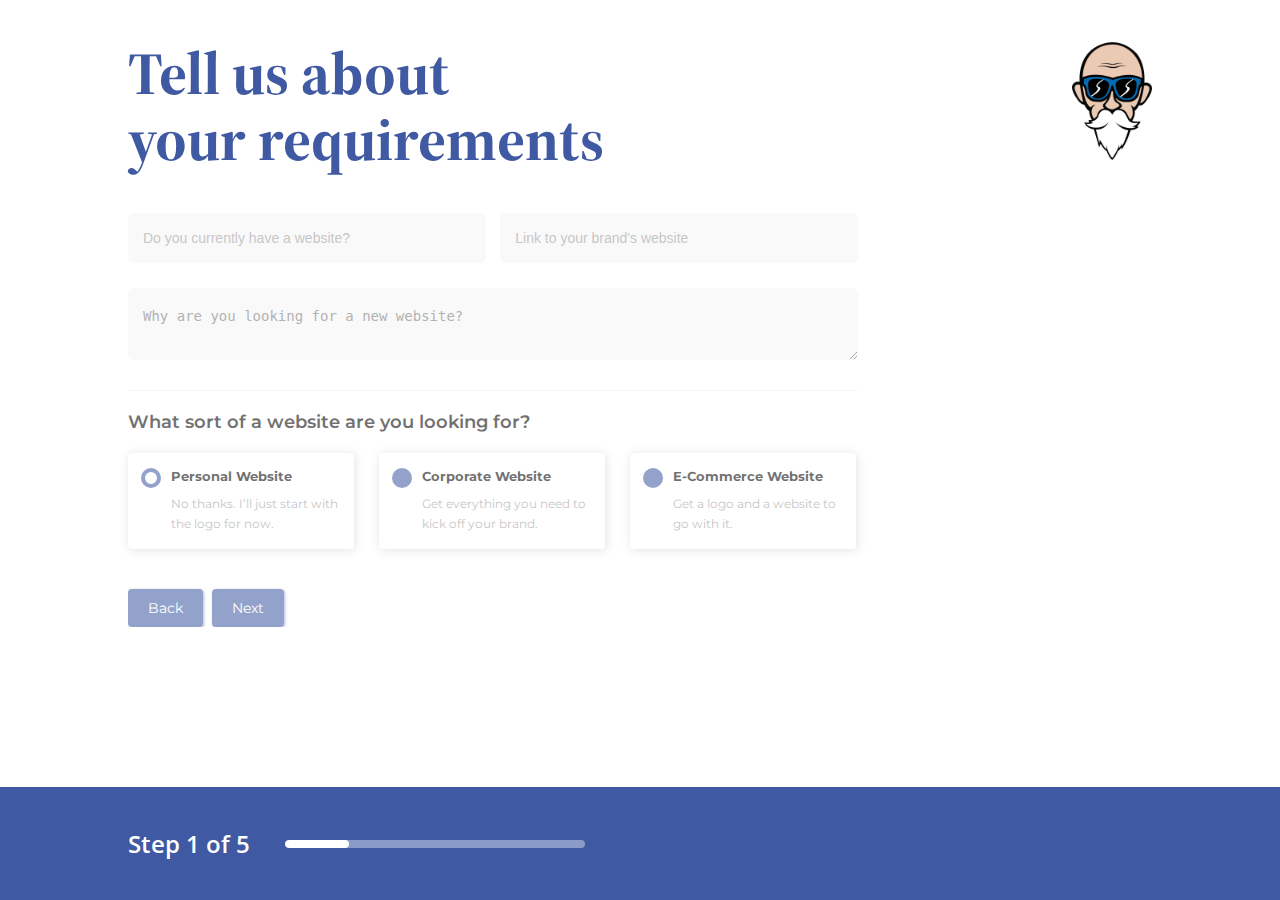
<file: website/steps.html>
<!doctype html>
<html>
<head>
<link href="includes/style.css" rel="stylesheet" type="text/css">
<link href="includes/rangeslider.css" rel="stylesheet" type="text/css">
<link href="includes/font-awesome/css/font-awesome.min.css" rel="stylesheet" type="text/css">
<script type="text/javascript" src="includes/jquery-3.3.1.min.js"></script>
<script type="text/javascript" src="includes/jquery-ui.min.js"></script>
<script type="text/javascript" src="includes/main.js"></script>
<script type="text/javascript" src="includes/rangeslider.min.js"></script>
<meta charset="UTF-8">
<meta name="viewport" content="width=device-width, initial-scale=1">	
<title>Website Onboarding Process</title>
</head>

<body>
		
	<div class="container container-fullheight">
		<div class="logo logo-steps"><a href="index.html"><img src="includes/baba-logo.png"/></a></div>
		
		<div class="headline headline-home headline-steps">Tell us about<br>your requirements</div>
		
		<!--<div class="text">Lorem ipsum dolor sit amet, consectetur adipiscing elit seddo<br> eiusmod tempor incididunt ut labore et.</div>-->
		
		<form method="post" id="steps" class="steps">
			
			
			<div class="groups" id="group-0">
				<div class="small-title"></div>
				<div class="title"></div>
			</div>
			
			<div class="groups" id="group-1" style="overflow: visible; margin-top: -25px;">
				<input type="text" name="q1" placeholder="Do you currently have a website?"/>
				<input type="text" name="q2" placeholder="Link to your brand's website" class="no-space"/>
				<div style="clear: both;" class="m-divider"></div>
				<textarea name="q3" placeholder="Why are you looking for a new website?"></textarea>
				
				<div class="divider"></div>
				
				<div class="title small">What sort of a website are you looking for?</div>
				
				<div class="custom-checkbox">
					<div class="icon-cont"><div class="icon active"></div></div>
					<div class="title">Personal Website</div>
					<div class="desc">No thanks. I’ll just start with the logo for now.</div>
				</div>
				
				<div class="custom-checkbox">
					<div class="icon-cont"><div class="icon"></div></div>
					<div class="title">Corporate Website</div>
					<div class="desc">Get everything you need to kick off your brand.</div>
				</div>
				
				<div class="custom-checkbox last">
					<div class="icon-cont"><div class="icon"></div></div>
					<div class="title">E-Commerce Website</div>
					<div class="desc">Get a logo and a website to go with it.</div>
				</div>
				
				<input type="text" name="q4" style="display: none;" class="select-input"/>
				<div style="clear: both;"></div>
			</div>
			
			<div class="groups" id="group-2" style="overflow: visible; margin-top: -60px;">
				
				<div class="title small">Are you looking for a specific platform?</div>
				
				<div class="custom-checkbox">
					<div class="icon-cont"><div class="icon active"></div></div>
					<div class="title">WordPress</div>
					<div class="desc">No thanks. I’ll just start with the logo for now.</div>
				</div>
				
				<div class="custom-checkbox">
					<div class="icon-cont"><div class="icon"></div></div>
					<div class="title">Shopify</div>
					<div class="desc">Get everything you need to kick off your brand.</div>
				</div>
				
				<div class="custom-checkbox last">
					<div class="icon-cont"><div class="icon"></div></div>
					<div class="title">Static</div>
					<div class="desc">Get a logo and a website to go with it.</div>
				</div>
				
				<input type="text" name="q5" style="display: none;" class="select-input"/>
				<div style="clear: both;"></div>
				
				<textarea name="q6" placeholder="What is your business about?"></textarea>
				<textarea name="q7" placeholder="What specific services does your company provide?"></textarea>
				<textarea name="q8" placeholder="Who is your target audience?"></textarea>

			</div>
			
						
			<div class="groups" id="group-3">
				<textarea name="q9" placeholder="Who are your top competitors?"></textarea>
				<textarea name="q10" placeholder="What do you want your customers to do on the website?"></textarea>
				<textarea name="q11" placeholder="What sets you apart from your competitors?"></textarea>
			</div>
			
			<div class="groups" id="group-4">
				<textarea name="q12" placeholder="What websites do you like the most and why?"></textarea>
				<textarea name="q13" placeholder="Do you have a style guide or existing collateral? If so, please provide link(s)."></textarea>
				<div style="clear: both; margin-bottom: 25px;"></div>
				<input type="text" name="q14" placeholder="Would you prefer illustrations or photos?"/>
				<input type="text" name="q15" placeholder="Do you have the content for your website?" class="no-space"/>
				
				<div style="clear: both;"></div>
				<div class="divider"></div>

				<div class="title small">How many pages do you want designed for your website?</div>
				
				<div class="custom-checkbox second">
					<div class="icon-cont"><div class="icon active"></div></div>
					<div class="title">1 Page</div>
				</div>
				
				<div class="custom-checkbox second">
					<div class="icon-cont"><div class="icon"></div></div>
					<div class="title">2 Pages</div>
				</div>
				
				<div class="custom-checkbox second">
					<div class="icon-cont"><div class="icon"></div></div>
					<div class="title">3 Pages</div>
				</div>
				
				<div class="custom-checkbox second">
					<div class="icon-cont"><div class="icon"></div></div>
					<div class="title">4 Pages</div>
				</div>
				
				<input type="text" name="q16" style="display: none;" class="select-input" value="" />
			</div>
			
			
			<div class="groups" id="group-5" style="overflow: visible;">
				<input type="text" name="fname" placeholder="First Name"/>
				<input type="text" name="lname" placeholder="Last Name" class="no-space"/>
				<div style="clear: both; margin-bottom: 25px;" class="m-divider"></div>
				<input type="email" name="email" placeholder="Email"/>
				<input type="text" name="phone" placeholder="Phone" class="no-space"/>
				<div style="clear: both;"></div>
				
				<div class="divider"></div>
				
				<div class="title small">Do you need more than a website?</div>
				
				<div class="custom-checkbox">
					<div class="icon-cont"><div class="icon active"></div></div>
					<div class="title">Just the website</div>
					<div class="desc">No thanks. I’ll just start with the logo for now.</div>
				</div>
				
				<div class="custom-checkbox">
					<div class="icon-cont"><div class="icon"></div></div>
					<div class="title">Website &amp; logo design</div>
					<div class="desc">Get everything you need to kick off your brand.</div>
				</div>
				
				<div class="custom-checkbox last">
					<div class="icon-cont"><div class="icon"></div></div>
					<div class="title">Complete brand identity</div>
					<div class="desc">Get a logo and a website to go with it.</div>
				</div>
				
				<input type="text" name="q17" style="display: none;" class="select-input"/>
				
				<div style="clear: both;"></div>
				
				<div class="divider"></div>
				<div class="title small">Is there anything else you’d like to communicate?</div>
				<textarea name="q18" placeholder="Which brand inspire you the most?"></textarea>
			</div>
			
			<div class="groups" id="form-btns">
				<div class="btn" id="btn-2" data-step="1">Back</div>
				<div class="btn" id="btn-1" data-step="1">Next</div>
			</div>
			
			<div class="groups" id="results-cont">
				<div class="results"></div>
			</div>
			
		</form>		
	</div>
	
	
	<div class="pagination">
		<div class="handler">
			
			<div class="steps">Step 1 of 5</div>
			<div class="bar">
				<div class="active"></div>
			</div>
			
			<div class="circle-icon"><span></span></div>
			
		</div>
	</div>
	
</body>
</html>
</file>
<file: includes/style.css>
@import url('https://fonts.googleapis.com/css?family=Source+Serif+Pro:400,700');
@import url('https://fonts.googleapis.com/css?family=Roboto:400,700');
.content > .wrapper > .home-title, .menu > .wrapper > .menu-items{
}
body{
	margin: 0px;
	font-family: 'Source Serif Pro', serif;
}
.disableScroll {
	overflow: hidden;
}
.animated{
	visibility: hidden;
}
h1{
	font-size: 36px;
	font-family: 'Roboto', sans-serif;
	color: #3a5daa;
}
h2{
	font-size: 30px;
	font-family: 'Roboto', sans-serif;
	color: #3a5daa;
}
h3{
	font-size: 26px;
	font-family: 'Roboto', sans-serif;
	color: #3a5daa;
}
h4{
	font-size: 22px;
	font-family: 'Roboto', sans-serif;
	color: #3a5daa;
}
h5{
	font-size: 18px;
	font-family: 'Roboto', sans-serif;
	color: #3a5daa;
}
h6{
	font-size: 14px;
	font-family: 'Roboto', sans-serif;
	color: #3a5daa;

}
.contact-title {
    color: #3a5daa;
}
.col-1 {
	float: left;
	width: 10%;
	padding: 50px 0 0;
	box-sizing: border-box;
}
.col-2 {
	float: left;
	width: 20%;
	padding: 50px 0 0;
	box-sizing: border-box;
}
.col-3 {
	float: left;
	width: 30%;
	padding: 50px 0 0;
	box-sizing: border-box;
}
.col-4 {
	float: left;
	width: 40%;
	padding: 50px 0 0;
	box-sizing: border-box;
}
.col-5 {
	float: left;
	width: 50%;
	padding: 50px 0 0;
	box-sizing: border-box;
}
.col-6 {
	float: left;
	width: 60%;
	padding: 50px 0 0;
	box-sizing: border-box;
}
.col-7 {
	float: left;
	width: 70%;
	padding: 50px 0 0;
	box-sizing: border-box;
}
.col-6.about{
	padding: 0px 100px 50px;
}
.right {
	text-align: right;
}
.col-5.right > .team{
	margin-top: 150px;
}
.box {
	background-color: #efefef;
	height: 600px;
	width: 100%;
}
.col-gap-left{
	padding-left:25px;
}
.col-gap-right{
	padding-right: 25px;
}
.separator {
	padding-top: 50px;
	clear: both;
}
.separator-small {
	padding-top: 25px;
	clear: both;
}
.site-wrapper {
	position: absolute;
	width: 100%;
	height: 100%;
}
.site-wrapper.inner {
	position: relative;
	width: 100%;
	height: 100%;
}
.top-section {
	position: relative;
	height: 100%;
	width: 100%;
	top: 0;
	overflow: hidden;
}
.top-section > header {
    height: 17%;
}
.top-section > .content {
	margin-top: 0;
}
.headline-default{
    font-size: 54px;
	font-weight: bold;
	color: #3a5daa;
}
.headline{
	font-family: 'Roboto', sans-serif;
	color: #3a5daa;
}
.headline, .small-headline {
	font-family: 'Roboto', sans-serif;
	font-size: 14px;
	letter-spacing: 1px;
}
.top-section > header.sticky-header {
    height: 10%;
}
header {
    overflow: hidden;
    display: flex;
    align-items: center;
    height: 15%;
    min-height: 100px;
    position: relative;
    z-index: 999;
}
header.sticky-header {
    position: fixed;
    width: 100%;
    z-index: 1;
    background-color: #fff;
    box-shadow: 1px 1px 10px rgba(0,0,0,0.2);
    height: 10%;
}
header.sticky-header > .nav > .menu-btn {
    margin-top: 35px;
}
header > .nav {
	overflow: hidden;
	width: 80%;
	margin: auto;
}
header > .nav > .logo {
    float: left;
    width: 75px;
    border-radius: 100%;
    position: relative;
    height: 90px;
}
header > .nav > .logo > a {
	position: absolute;
	width: 100%;
	height: 100%;
	top: 0;
	left: 0;
}
header > .nav > .logo > a > img {
    width: 100%;
    height: 100%;
}
header > .nav > .menu-btn {
    float: right;
    text-align: right;
    overflow: hidden;
    width: 35px;
    margin-top: 25px;
    cursor: pointer;
}
header > .nav > .menu-btn > .item {
	border-top: 2px solid #3a5daa;
	display: block;
	height: 1px;
	width: 100%;
	background-color: #3a5daa;
	margin-bottom: 10px;
}
header > .nav > .menu-btn > .item:last-child {
	width: 70%;
	float: right;
	-webkit-transition: all 500ms ease;
    -moz-transition: all 500ms ease;
    -ms-transition: all 500ms ease;
    -o-transition: all 500ms ease;
    transition: all 500ms ease;
}
header > .nav > .menu-btn:hover > .item:last-child {	
	width: 100%;
}
.content {
    overflow: hidden;
    margin-top: -2%;
    height: 87%;
    bottom: 0;
    position: relative;
}
.content.second {
	margin-top: inherit;
	height: auto;
	bottom: inherit;
}
.content > .wrapper {
	margin: auto;
	width: 80%;
	text-align: center;
	height: 100%;
}
.site-wrapper.inner .content > .wrapper {
	text-align: inherit;
}
.fullwidth {
	width: 100% !important;
	overflow: hidden;
}
.content > .wrapper > .banner {
	/*height: 73% !important;*/
	position: relative;
	overflow: hidden;
}
.content > .wrapper.fullwidth > .banner {
    width: 100%;
    height: 79%;
    padding-top: 3%;
    position: relative;
    z-index: 1;
}
/*.content > .wrapper > .banner > img {
	height: 100%;
	width: auto;
	-webkit-transition: all 500ms ease;
    -moz-transition: all 500ms ease;
    -ms-transition: all 500ms ease;
    -o-transition: all 500ms ease;
    transition: all 500ms ease;
}*/
.content > .wrapper.fullwidth > .banner > img{
	width: 100%;
	height:auto;
	opacity: 1;
}
.content > .wrapper > .banner > img:hover {
	opacity: 1;
}
.content > .wrapper > .home-title {
    font-size: 50px;
    width: 80%;
    margin: auto;
    font-weight: bold;
    text-align: center;
    color: #3a5daa;
    visibility: hidden;
    opacity: 0;
}
.content > .wrapper > .social-icons {
	width: 80%;
	margin: 30px auto auto;
	text-align: center;
	position: absolute;
	right: 0;
	left: 0;
	bottom: 0.5%;
	z-index: 1;
}
.content > .wrapper > .social-icons > a {
	color: #000;
	margin-right: 10px;
	font-size: 20px;
	-webkit-transition: all 500ms ease;
    -moz-transition: all 500ms ease;
    -ms-transition: all 500ms ease;
    -o-transition: all 500ms ease;
    transition: all 500ms ease;
}
.content > .wrapper > .social-icons > a:hover{
	color: #666;
}
.menu {
	position: fixed;
	background-color: #3A5DAA;
	width: 100%;
	height: 100%;
	top: 0;
	z-index: 1;
	/*background-image: url("../images/map.jpg");
	background-repeat: no-repeat;
	background-position: right bottom;*/
	display: none;
	overflow: auto;
}
.menu > .wrapper {
	width: 80%;
	margin: auto;
	height: 95%;
	position: relative;
}
.menu > .wrapper > .menu-header {
	height: 15%;
	width: 100%;
	display: flex;
	align-items: center;
	min-height: 100px;
}
.menu > .wrapper > .menu-header > .logo {
    float: left;
    width: 75px;
    border-radius: 100%;
    position: relative;
    height: 90px;
    margin-top: 5px;
}
.menu > .wrapper > .menu-header > .logo > a {
	position: absolute;
	width: 100%;
	height: 100%;
	top: 0;
	left: 0;
}
.menu > .wrapper > .menu-header > .logo > a > img {
    width: 100%;
    height: 100%;
}
.menu > .wrapper > .menu-header > .close-btn {
	position: absolute;
	color: #fff;
	background-color: rgba(255,255,255,0.2);
	border-radius: 100%;
	right: 0;
	width: 40px;
	height: 40px;
	text-align: center;
    font-family: 'Roboto', sans-serif;
	box-sizing: border-box;
	line-height: 40px;
}
.menu > .wrapper > .menu-header > .close-btn {
	position: absolute;
	color: #fff;
	background-color: rgba(255,255,255,0.2);
	border-radius: 100%;
	right: 0;
	width: 40px;
	height: 40px;
	text-align: center;
	font-family: 'Roboto', sans-serif;
	box-sizing: border-box;
	cursor: pointer;
	-webkit-transition: all 500ms ease;
    -moz-transition: all 500ms ease;
    -ms-transition: all 500ms ease;
    -o-transition: all 500ms ease;
    transition: all 500ms ease;
}
.menu > .wrapper > .menu-header > .close-btn:hover{
	background-color: #fff;
	color:#333;
}
.menu > .wrapper > .menu-items {
	padding-left: 10%;
	display: inline-block;
	padding-top: 5%;
}
.menu > .wrapper > .menu-items > a {
	color: #eee;
	font-size: 50px;
	display: block;
	text-align: center;
	width: auto;
	text-decoration: none;
	margin-bottom: 20px;
	padding: 5px 10px;
	border-radius: 4px;
}
.menu > .wrapper > .menu-items > a:hover{
	color:#fff;
	background-color: rgba(255,255,255,0.2);
}
.menu > .wrapper > .menu-items > a.current {
	color: #fff;
}
.menu > .wrapper > .data {
	float: right;
	width: 40%;
	padding-top: 5%;
	height: 85%;
	top: 0;
	box-sizing: border-box;
	position: relative;
}
.menu > .wrapper > .data > .headline {
	color: #fff;
	font-size: 36px;
	padding-right: 5%;
}
.site-wrapper.inner .content > .wrapper > .container .headline {
	font-size: 40px;
	font-weight: bold;
	margin-bottom: 25px;
	line-height: 46px;
}
.menu > .wrapper > .data > .meta-cont {
    position: absolute;
    width: 100%;
    /* bottom: 0%; */
    margin-top: 30px;
}
.menu > .wrapper > .data > .meta-cont > .meta {
	float: left;
	width: 50%;
	box-sizing: border-box;
}
.menu > .wrapper > .data > .meta-cont > .meta.right{
	float: right;
	padding-left: 10%;	
}
.menu > .wrapper > .data > .meta-cont > .meta.full {
	margin-top: 20%;
	width: 70%;
	float: none;
	margin-bottom: 10%;
	line-height: 22px;
}
#PKAddress {
	margin-top: 0px;
	width: 70%;
	float: none;
	margin-bottom: 10%;
	line-height: 22px;
}
#USAddress {
	width: 70%;
	float: none;
	margin-bottom: 10%;
	line-height: 22px;
}
.menu > .wrapper > .data > .meta-cont > .meta > .label {
	color: #fff;
	font-size: 14px;
	margin-bottom: 5px;
	text-transform: uppercase;
	font-family: 'Roboto', sans-serif;
	letter-spacing: 1px;
	font-weight: bold;
}
.menu > .wrapper > .data > .meta-cont >  .meta > .field {
	color: #fff;
	letter-spacing: 1px;
	margin-left: 1px;
}
.menu > .wrapper > .data > .meta-cont > .social-icons > a {
	color: #fff;
	margin-right: 10px;
	font-size: 18px;
	-webkit-transition: all 500ms ease;
    -moz-transition: all 500ms ease;
    -ms-transition: all 500ms ease;
    -o-transition: all 500ms ease;
    transition: all 500ms ease;	
}
.menu > .wrapper > .data > .meta-cont > .social-icons > a:hover{
	color:#ccc;
}
.container {
	overflow: hidden;
	margin: auto;
	width: 80%;
}
.text-b{
	padding: 20px 0;
	font-family: 'Roboto', sans-serif;
	color: #000;
}
.text-w{
	padding: 20px 0;
	font-family: 'Roboto', sans-serif;
	color: #FFFFFF;
}
.bold{
	font-weight: bold;
}
.text {
	padding: 20px 0;
	font-family: 'Roboto', sans-serif;
	color: #999;
}
.process {
	padding: 50px 0px;
	background-color: #3A5DAA;
}
.content-box {
	overflow: hidden;
	width: 28%;
	margin-right: 5%;
	float: left;
}
.content-box > .icon {
    /* background-color: #484848; */
    width: 105px;
    height: 105px;
    /* border-radius: 100%; */
    /* display: flex; */
    /* align-items: center; */
    /*overflow: hidden;*/
}
.content-box > .icon > img {
    /* width: 100px; */
    margin: auto;
    height: 100%;
}
.content-box > .title {
	color: #fff;
	margin-top: 25px;
	font-size: 20px;
	font-family: 'Roboto', sans-serif;
}
.content-box > .text {
	font-size: 14px;
	line-height: 26px;
}
.container .team {
	position: relative;
	display: inline-block;
}
.container .team > .overlay > .name {
	display: block;
	font-size: 38px;
}
.container .team > .overlay {
	background-color: rgba(0,0,0,0.8);
	width: 100%;
	top: 0;
	position: absolute;
	height: 99%;
	text-align: center;
	color: #fff;
	display: none;
}
.container .team:hover > .overlay{
	display: block;
}
.container .team > .overlay > .designation {
	font-family: 'Roboto', sans-serif;
	text-transform: uppercase;
	letter-spacing: 1px;
	font-weight: 100;
}
.container .team > .overlay > div{
	position: relative;
	top: 50%;
    -webkit-transform: translateY(-50%);
    -ms-transform: translateY(-50%);
    transform: translateY(-50%);
}
.container .team > .overlay > a {
	color: #fff;
	position: absolute;
	bottom: 6%;
	font-size: 30px;
	text-decoration: none;
	margin: auto;
	right: 0;
	left: 0;
	width: 50px;
	-webkit-transition: all 500ms ease;
    -moz-transition: all 500ms ease;
    -ms-transition: all 500ms ease;
    -o-transition: all 500ms ease;
    transition: all 500ms ease;	
}
.container .team > .overlay > a:hover{
	color: #999;
}
.image-frame {
	overflow: hidden;
	position: relative;
}
.image-frame > .overlay {
	position: absolute;
	top: 0;
	text-align: center;
	height: 100%;
	color: #Fff;
	width: 100%;
	font-size: 40px;
    font-family: 'Roboto', sans-serif;
	-webkit-transition: all 500ms ease;
    -moz-transition: all 500ms ease;
    -ms-transition: all 500ms ease;
    -o-transition: all 500ms ease;
    transition: all 500ms ease;	
}
.image-frame > .overlay > a {
	position: absolute;
	height: 100%;
	width: 100%;
	display: block;
	top: 0;
	z-index: 1;
}
/*.image-frame > .overlay > div {
	top: 50%;
    -webkit-transform: translateY(-50%);
    -ms-transform: translateY(-50%);
    transform: translateY(-50%);
	position: relative;
}*/
.image-frame > .overlay > div.title {
	top: 90%;
	-webkit-transform: translateY(-90%);
	-ms-transform: translateY(-90%);
	transform: translateY(-90%);
	position: relative;
	display: inline-block;
	line-height: 70px;
	box-sizing: border-box;
	width: 250px;
	height: 70px;
	background-color: #3a5daa;
	font-size: 26px;
	color: #fff;
}
.image-frame > .overlay:hover{
	background-color: rgba(44,44,44,0.9);
	-webkit-transition: all 500ms ease;
    -moz-transition: all 500ms ease;
    -ms-transition: all 500ms ease;
    -o-transition: all 500ms ease;
    transition: all 500ms ease;	
}
.image-frame > .overlay:hover > div{
	display: flex;
	align-items: center;
	margin: auto;
    animation: animateSize 1.5s ease-in;
    -webkit-animation: animateSize 1.5s ease-in;
    -moz-animation: animateSize 1.5s ease-in;
    -webkit-animation-fill-mode: forwards;
}
@-webkit-keyframes animateSize {
  0% {
    width: 250px;
    height: 70px;
  }
  100% {
	width: 100%;
	height: 100%;
  }
}
.image-frame > .overlay > div.title > div {
	margin: auto;
}
.image-frame > img {
	width: 100%;
}
footer .widgets{
	float: left;
	width: 33.3%;
	box-sizing: border-box;
}
footer .logo.widgets {
	text-align: center;
}
footer .logo.widgets > .item {
    width: 75px;
    height: 90px;
    /* background-color: #555; */
    display: inline-block;
    border-radius: 100%;
}
footer > .handler {
	margin: auto;
	padding: 30px 0 20px;
	width: 80%;
	overflow: hidden;
	display: flex;
	align-items: center;
}
footer > .handler > .copyright {
	font-weight: bold;
	font-size: 22px;
	font-family: 'Roboto', sans-serif;
	padding-top: 0;
}
footer > .handler > .copyright > span {
	font-size: 12px !important;
}
footer .social-icons.widgets {
	text-align: right;
	height: 50px;
	line-height: 50px;
}
footer .social-icons.widgets > a {
	color: #333;
	font-size: 20px;
	marginl: 10px;
	margin-left: 10px;
	text-decoration: none;
	-webkit-transition: all 500ms ease;
    -moz-transition: all 500ms ease;
    -ms-transition: all 500ms ease;
    -o-transition: all 500ms ease;
    transition: all 500ms ease;	
}
footer .social-icons.widgets > a:hover{
	color: #999;
}
.image-frame > .overlay-image {
    position: absolute;
    top: 50%;
    -webkit-transform: translateY(-50%);
    -ms-transform: translateY(-50%);
    transform: translateY(-50%);
    display: block;
    left: 0;
    right: 44%;
    max-width: 250px;
    margin: auto;
}
.animated-image-header {
	position: absolute;
	right: 0;
	width: 400px;
}
.contact-social-icons {
	overflow: hidden;
	padding: 20px 0;
}
.contact-social-icons > .links {
	display: inline-block;
	overflow: hidden;
	text-align: center;
}
.contact-social-icons > .links > a {
	color: #333;
	display: block;
	font-size: 50px;
	text-decoration: none;
	margin-bottom: 20px;
	-webkit-transition: all 500ms ease;
	-moz-transition: all 500ms ease;
	-ms-transition: all 500ms ease;
	-o-transition: all 500ms ease;
	transition: all 500ms ease;
}
.contact-social-icons > .links > a .title {
	display: block;
	font-size: 18px;
	padding-top: 15px;
}
.contact-social-icons > .links {
	display: inline-block;
	overflow: hidden;
	text-align: center;
	width: 100px;
	margin-left: 5%;
	font-family: 'Roboto', sans-serif;
	font-size: 14px;
}
a.next {
	display: inline-block;
	overflow: hidden;
	color: transparent;
	text-decoration: none;
}
.animated-circle, .animated-circle circle {
    fill: #484848;
	display: none;
}
.animated-circle, .animated-circle-2 {
    position: absolute;
    right: -125px;
    padding-left: 80px;
    margin-top: -165px;
}
.team-animation {
    position: absolute;
    right: 0px;
    padding-left: 100px;
    margin-top: 165px;
    padding-top: 90px;
    bottom: -190px;
}
.relative{
	position: relative;
	overflow: visible;
}
.results {
    overflow: hidden;
    padding: 25px 0;
}
.fullwidth.process .text {
    color: #fff;
}
@keyframes from0to360 {
  from{transform:rotate(0);}
  to{transform:rotate(360deg);}
}

@keyframes from360to0 {
  from{transform:rotate(360deg);}
  to{transform:rotate(0deg);}
}

.Circle1 {
  animation: from0to360 1s linear infinite;
  cx: 150px;
  cy: 145px;
  r: 230px;
  transform-origin: 145px 150px;
  fill:#eee
}
.Circle2 {
  animation: from360to0 2s linear infinite;
  cx: 150px;
  cy: 145px;
  r: 230px;
  transform-origin: 155px 150px;
  fill:#eee
}
.Circle3 {
  animation: from0to360 3s linear infinite;
  cx: 150px;
  cy: 145px;
  r: 200px;
  transform-origin: 150px 145px;
  fill:#f6f6f6;
}
.Circle4 {
  animation: from360to0 2.5s linear infinite;
  cx: 150px;
  cy: 145px;
  r: 150px;
  transform-origin: 150px 155px;
	fill:#eee;
}
#Circle5 {
  animation: from0to360 1s linear infinite;
  cx: 150px;
  cy: 145px;
  r: 230px;
  transform-origin: 145px 150px;
  fill:#325198
}

#Circle6 {
  animation: from360to0 2s linear infinite;
  cx: 150px;
  cy: 145px;
  r: 230px;
  transform-origin: 155px 150px;
	fill:#325198
}

#Circle7 {
  animation: from0to360 3s linear infinite;
  cx: 150px;
  cy: 145px;
  r: 200px;
  transform-origin: 150px 145px;
	fill:#2e4d92;
}

#Circle8 {
  animation: from360to0 2.5s linear infinite;
  cx: 150px;
  cy: 145px;
  r: 150px;
  transform-origin: 150px 155px;
	fill:#30519a;
}
.Circle1, .Circle2, .Circle3, .Circle4 {
    fill: #6d5f80;
}
.google-blob .Circle1, .google-blob .Circle2, .google-blob .Circle3, .google-blob .Circle4{
	fill: #f6f5f6;
}
.team-animation.first .Circle1, .team-animation.first .Circle2, .team-animation.first .Circle3, .team-animation.first .Circle4{
	fill: #f7c653;
}
.team-animation.second .Circle1, .team-animation.second .Circle2, .team-animation.second .Circle3, .team-animation.second .Circle4{

}
.team-animation.three .Circle1, .team-animation.three .Circle2, .team-animation.three .Circle3, .team-animation.three .Circle4{
	fill: #c7d3e2;
}
.team-animation.four .Circle1, .team-animation.four .Circle2, .team-animation.four .Circle3, .team-animation.four .Circle4{
	fill: #c5bbc7;
}
.team-animation.seven .Circle1, .team-animation.seven .Circle2, .team-animation.seven .Circle3, .team-animation.seven .Circle4{
	fill: #128c7e;
}
.team-animation.eight .Circle1, .team-animation.eight .Circle2, .team-animation.eight .Circle3, .team-animation.eight .Circle4{
	fill: #2b90d9;
}
.team-animation.nine .Circle1, .team-animation.nine .Circle2, .team-animation.nine .Circle3, .team-animation.nine .Circle4{
	fill: #dcf8c6;
}
.team-animation.ten .Circle1, .team-animation.ten .Circle2, .team-animation.ten .Circle3, .team-animation.ten .Circle4{
	fill: #35465d;
}
.content > .wrapper > .plan-form {
    padding-top: 3%;
    height: 100%;
    position: relative;
    overflow: hidden;
    top: 0;
    box-sizing: border-box;
}
.form-handler {
	width: 80%;
	overflow: hidden;
}
.form-handler > form .fields {
	float: left;
	width: auto;
	margin-right: 25px;
}
.form-handler > form .fields > input {
	width: 250px;
	height: 30px;
	box-sizing: border-box;
	padding: 25px 15px;
	background-color: #f8f8f8;
	border: 0;
	color: #000;
	font-size: 13px;
}
.form-handler > form .fields > input[type="file"] {
    background-color: transparent;
    color: inherit;
    height: auto;
    width: auto;
    padding: inherit;
    border: inherit;
}
.form-handler > form label {
    display: block;
    margin-bottom: 15px;
    font-size: 18px;
	font-family: 'Roboto', sans-serif;	
}
.form-handler > form .btn-cont > .btn {
	padding: 10px 0px;
	font-size: 16px;
	text-align: center;
}
.form-handler > form .fields > input.large{
	width: 525px;
}
.form-handler > form .btn-cont {
	/*display: inline-block;
	overflow: hidden;
	cursor: pointer;
	max-width: 78px;
	position: relative;*/
}
.form-handler > form .btn-cont > .btn{
	width: 100px;
}
.form-handler > form .btn-cont > input[type="submit"] {
    position: absolute;
    background-color: transparent;
    border: 0;
    width: 100%;
    height: 100%;
    cursor: pointer;
    outline: none;
    display: none;
}
.form-handler > form > .btn-cont > img {
	width: 80%;
	cursor: pointer;
}
.fullwidth.plan-steps {
	background-color: #2d2d2d;
	width: 100%;
	height: 15%;
}
.plan-steps {
    background-color: #2d2d2d;
    height: 15%;
    width: 100%;
    bottom: 0;
	display: flex;
}
.progress-bar {
    background-color: #424242;
    width: 200px;
    height: 7px;
    float: left;
    position: relative;
    margin-left: 30px;
}
.plan-steps > .container {
    display: flex;
    align-items: center;
}
.progress-bar > .active {
    height: 7px;
    width: 40px;
    background-color: #fff;
}
.container.relative.our-people {
    width: 70%;
}
.col-6.location-sec > img {
    width: 100%;
}
.plan-btn-cont {
    overflow: hidden;
    display: block;
    clear: both;
    /* margin-top: 20px; */
}
.plan-btn-cont > .btn {
	background-color: #3e59a1;
	color: #fff;
	display: block;
	border-radius: 6px;
	margin-top: 2%;
	margin-right: 15px;
	font-size: 20px;
	cursor: pointer;
	
	-webkit-box-shadow:0 1px 4px rgba(62,89,161,0.7), 0 0 40px rgba(62,89,161,0.5) inset;
       -moz-box-shadow:0 1px 4px rgba(62,89,161,0.7), 0 0 40px rgba(62,89,161,0.5) inset;
            box-shadow:0 1px 4px rgba(62,89,161,0.7), 0 0 40px rgba(62,89,161,0.5) inset;
	-webkit-transition: all 500ms ease;
	-moz-transition: all 500ms ease;
	-ms-transition: all 500ms ease;
	-o-transition: all 500ms ease;
	transition: all 500ms ease;
	font-family: 'Roboto', sans-serif;
	float: left;
	box-sizing: border-box;
	position: relative;
	width: 220px
}
.plan-btn-cont > .btn > a {
	color: #fff;
	text-decoration: none;
	width: 100%;
	display: block;
	padding: 15px 0;
	text-align: center;
}
.plan-btn-cont > .btn:hover{
	opacity: 0.9;
}
.plan-btn-cont > .btn > a > .icon {
    display: none;
}
svg.top-blob {
    margin-top: -100px;
    padding-top: 80px;
    margin-left: -120px;
}
svg.top-blob .Circle1, svg.top-blob .Circle2 {
    r: 220px !important;
}
svg.top-blob .Circle3, svg.top-blob .Circle4{
	r:200px !important;
}
svg.google-blob {
    padding-top: 200px;
    color: black;
    margin-left: -20px;
}
svg.google-blob .Circle1, svg.google-blob .Circle2{
	r:330px;
}
svg.google-blob .Circle3, svg.google-blob .Circle4{
	r:300px;
}
svg.home-blob {
    padding-top: 30px;
    position: absolute;
    margin: auto;
    left: 0;
    right: 0;
    padding-left: 250px;
}
svg.home-blob .Circle1, svg.home-blob .Circle2{
	r:150px !important;
	fill:#f6f5f6 !important;
}

svg.home-blob .Circle3, svg.home-blob .Circle4{
	r:130px !important;
	fill:#f6f5f6 !important;	
}
svg.home-blob-2 {
    padding-top: 86px;
    position: absolute;
    left: 2%;
}
svg.home-blob-2 .Circle1, svg.home-blob-2 .Circle2{
	r:15px !important;
	fill:#6d5f80 !important;
}

svg.home-blob-2 .Circle3, svg.home-blob-2 .Circle4{
	r:10px !important;
	fill:#6d5f80 !important;	
}
svg.home-blob-3 {
    padding-top: 86px;
    position: absolute;
    left: 0;
    bottom: 0;
    padding-left: 250px;
}
svg.home-blob-3 .Circle1, svg.home-blob-3 .Circle2{
	r:15px !important;
	fill:#bac6d8 !important;
}

svg.home-blob-3 .Circle3, svg.home-blob-3 .Circle4{
	r:20px !important;
	fill:#bac6d8 !important;	
}
svg.home-blob-4 {
    padding-top: 86px;
    position: absolute;
    right: 0;
    bottom: 0;
}
svg.home-blob-4 .Circle1, svg.home-blob-4 .Circle2{
	r:15px !important;
	fill:#7f7590 !important;
}

svg.home-blob-4 .Circle3, svg.home-blob-4 .Circle4{
	r:15px !important;
	fill:#7f7590 !important;	
}
svg.home-blob-5 {
    padding-top: 86px;
    position: absolute;
    right: 10%;
    top: 0;
}
svg.home-blob-5 .Circle1, svg.home-blob-5 .Circle2{
	r:15px !important;
	fill:#e9e5ea !important;
}

svg.home-blob-5 .Circle3, svg.home-blob-5 .Circle4{
	r:12px !important;
	fill:#e9e5ea !important;	
}
svg.home-blob-6 {
    padding-top: 86px;
    position: absolute;
    right: 13%;
    top: 30%;
}
svg.home-blob-6 .Circle1, svg.home-blob-6 .Circle2{
	r:17px !important;
	fill:#354858 !important;
}

svg.home-blob-6 .Circle3, svg.home-blob-6 .Circle4{
	r:17px !important;
	fill:#354858 !important;	
}
svg.home-blob-7 {
    padding-top: 86px;
    position: absolute;
    left: 8%;
    top: 30%;
}
svg.home-blob-7 .Circle1, svg.home-blob-7 .Circle2{
	r:13px !important;
	fill:#f7c653 !important;
}

svg.home-blob-7 .Circle3, svg.home-blob-7 .Circle4{
	r:13px !important;
	fill:#f7c653 !important;	
}
svg.home-blob-8 {
    padding-top: 86px;
    position: absolute;
    left: 12%;
    top: 0;
}
svg.home-blob-8 .Circle1, svg.home-blob-8 .Circle2{
	r:13px !important;
	fill:#c7d3e2 !important;
}

svg.home-blob-8 .Circle3, svg.home-blob-8 .Circle4{
	r:13px !important;
	fill:#c7d3e2 !important;	
}
svg.home-blob-9 {
    padding-top: 86px;
    position: absolute;
    right: 0%;
    top: 10%;
}
svg.home-blob-9 .Circle1, svg.home-blob-9 .Circle2{
	r:13px !important;
	fill:#c5bbc7 !important;
}

svg.home-blob-9 .Circle3, svg.home-blob-9 .Circle4{
	r:13px !important;
	fill:#c5bbc7 !important;	
}
svg.home-blob-10 {
    padding-top: 86px;
    position: absolute;
    right: 3%;
    top: -15%;
}
svg.home-blob-10 .Circle1, svg.home-blob-10 .Circle2{
	r:13px !important;
	fill:#f7c653 !important;
}

svg.home-blob-10 .Circle3, svg.home-blob-10 .Circle4{
	r:13px !important;
	fill:#f7c653 !important;	
}
svg.home-blob-11 {
    padding-top: 86px;
    position: absolute;
    left: 3%;
    bottom: -10%;
}
svg.home-blob-11 .Circle1, svg.home-blob-11 .Circle2{
	r:13px !important;
	fill:#b49d9d !important;
}

svg.home-blob-11 .Circle3, svg.home-blob-11 .Circle4{
	r:13px !important;
	fill:#b49d9d !important;	
}
footer .social-icons.widgets > a.fa-facebook:hover{
	color: #3b5998;
}
footer .social-icons.widgets > a.fa-twitter:hover{
	color: #1da1f2;
}
footer .social-icons.widgets > a.fa-instagram:hover{
	color: #c32aa3;
}
.contact-social-icons > .links > a.fa-facebook:hover, .contact-social-icons > .links > a.fa-facebook:hover > .title{
	color: #3b5998;
		-webkit-transition: all 500ms ease;
	-moz-transition: all 500ms ease;
	-ms-transition: all 500ms ease;
	-o-transition: all 500ms ease;
	transition: all 500ms ease;
}
.contact-social-icons > .links > a.fa-twitter:hover, .contact-social-icons > .links > a.fa-twitter:hover > .title{
	color: #1da1f2;
		-webkit-transition: all 500ms ease;
	-moz-transition: all 500ms ease;
	-ms-transition: all 500ms ease;
	-o-transition: all 500ms ease;
	transition: all 500ms ease;
}
.contact-social-icons > .links > a.fa-instagram:hover, .contact-social-icons > .links > a.fa-instagram:hover > .title{
	color: #c32aa3;
		-webkit-transition: all 500ms ease;
	-moz-transition: all 500ms ease;
	-ms-transition: all 500ms ease;
	-o-transition: all 500ms ease;
	transition: all 500ms ease;
}
.contact-social-icons > .links > a.fa-linkedin:hover, .contact-social-icons > .links > a.fa-linkedin:hover > .title{
	color: #007bb5;
		-webkit-transition: all 500ms ease;
	-moz-transition: all 500ms ease;
	-ms-transition: all 500ms ease;
	-o-transition: all 500ms ease;
	transition: all 500ms ease;
}
@keyframes zoominoutsinglefeatured {
    0% {
        transform: scale(1,1);
    }
    50% {
        transform: scale(1.1,1.1);
    }
    100% {
        transform: scale(1,1);
    }
}

@keyframes float {
	0% {
		transform: translatey(50px);
	}
	50% {
		transform: translatey(25px);
	}
	100% {
		transform: translatey(50px);
	}
}
@keyframes float-left {
	0% {
		transform: translatey(50px);
		padding-left: 50px;
	}
	50% {
		transform: translatey(25px);
		padding-left: 40px;
	}
	100% {
		transform: translatey(50px);
		padding-left: 50px;
	}
}
@keyframes float-left-2 {
	0% {
		transform: translatey(50px);
		left: 100px;
		top: 10%;
	}
	50% {
		transform: translatey(25px);
		left: 90px;
		top: 8%;
	}
	100% {
		transform: translatey(50px);
		left: 100px;
		top: 10%;
	}
}
@keyframes float-left-3 {
	0% {
		transform: translatey(50px);
		left: 110px;
	}
	50% {
		transform: translatey(25px);
		left: 100px;
	}
	100% {
		transform: translatey(50px);
		left: 110px;
	}
}
@keyframes float-left-4 {
	0% {
		transform: translatey(50px);
		left: 170px;
	}
	50% {
		transform: translatey(25px);
		left: 180px;
	}
	100% {
		transform: translatey(50px);
		left: 170px;
	}
}
@keyframes float-left-5 {
	0% {
		transform: translatey(50px);
		left: 200px;
	}
	50% {
		transform: translatey(25px);
		left: 220px;
	}
	100% {
		transform: translatey(50px);
		left: 200px;
	}
}
@keyframes float-right {
	0% {
		transform: translatey(50px);
		right: 140px;
		top: -12%;
	}
	50% {
		transform: translatey(25px);
		right: 125px;
		top: -4%;
	}
	100% {
		transform: translatey(50px);
		right: 140px;
		top: -12%;
	}
}
@keyframes float-right-2 {
	0% {
		transform: translatey(50px);
		right: 0px;
	}
	50% {
		transform: translatey(25px);
		right: 25px;
	}
	100% {
		transform: translatey(50px);
		right: 0px;
	}
}
@keyframes float-right-3 {
	0% {
		transform: translatey(50px);
		right: 30px;
	}
	50% {
		transform: translatey(25px);
		right: 10px;
	}
	100% {
		transform: translatey(50px);
		right: 30px;
	}
}
@keyframes float-right-4 {
	0% {
		transform: translatey(50px);
		right: 85px;
	}
	50% {
		transform: translatey(25px);
		right: 100px;
	}
	100% {
		transform: translatey(50px);
		right: 85px;
	}
}
@keyframes stop-animation {
	0% {
		transform: translatey(50px);
	}
	50% {
		transform: translatey(25px);
	}
	100% {
		transform: translatey(50px);
	}
}
@keyframes zoom {
	0% {
		width: 75px !important;
	}
	50% {
		width: 100px !important;
	}
	100% {
		width: 75px !important;
	}
}

.content > .wrapper > .banner > .animated-part {
    width: 700px;
    height: auto;
    margin: auto;
    padding-top: 100px;
    position: absolute;
    left: 0;
    right: 0;
    max-height: 700px;
}
.content > .wrapper > .banner > .animated-part > img {
	transform: translatey(50px);
	width: auto;
	height: 400px;
	margin: auto;
	animation: float 3s linear infinite;
	display: block !important;
}
img.baba{
	z-index: 1;
}
img.wires {
	position: absolute;
	height: auto !important;
	width: 340px !important;
	right: 0;
	left: -80px;
	margin: auto;
	display: none;
}
img.charts {
	position: absolute;
	width: 200px !important;
	height: auto !important;
	right: 140px;
	top: -12%;
	animation: float-right 3s linear infinite !important;
	display: none;
}
img.tools-2 {
	position: absolute;
	width: 88px !important;
	height: auto !important;
	top: 0;
	padding-left: 50px;
	animation: float-left 3s linear infinite !important;
	display: none;
	left: 210px;
}
img.layouts {
	width: 110px !important;
	height: auto !important;
	top: 10%;
	position: absolute;
	left: 100px;
	animation: float-left-2 3s linear infinite !important;
	display: none;
}
img.tablet {
    right: 0;
    position: absolute;
    width: 50px !important;
    height: auto !important;
    animation: float-right-2 3s linear infinite !important;
    display: none;
    top: 16%;
}
img.laptop {
    position: absolute;
    width: 140px !important;
    height: auto !important;
    right: 30px;
    top: 40%;
    animation: float-right-3 3s linear infinite !important;
    display: none;
}
img.files {
    width: 80px !important;
    height: auto !important;
    position: absolute;
    animation: float-right-4 3s linear infinite !important;
    right: 100px;
    display: none;
    bottom: 10%;
}
img.tools {
    width: 80px !important;
    height: auto !important;
    right: -50px;
    position: absolute;
    bottom: 22%;
    display: none;
}
img.fdrive {
    width: 40px !important;
    height: auto !important;
    bottom: 0;
    position: absolute;
    right: 20px;
    display: none;
}
img.camera {
    position: absolute;
    left: 0;
    height: auto !important;
    width: 75px !important;
    top: 24%;
    display: none;
}
img.envelope {
    position: absolute;
    width: 60px !important;
    height: auto !important;
    left: 110px;
    top: 45%;
    animation: float-left-3 3s linear infinite !important;
    display: none;
}
img.tablet-2 {
    position: absolute;
    width: 80px !important;
    height: auto !important;
    left: 170px;
    bottom: 22%;
    animation: float-left-4 3s linear infinite !important;
    display: none;
}
img.lamp {
    position: absolute;
    width: 115px !important;
    height: auto !important;
    left: 200px;
    bottom: 2%;
    animation: float-left-5 3s linear infinite !important;
    display: none;
}
img.phone {
    position: absolute;
    width: 30px !important;
    height: auto !important;
    left: 110px;
    bottom: 5%;
    display: none;
}
img.scissor {
    position: absolute;
    width: 70px !important;
    height: auto !important;
    left: -10px;
    bottom: 30%;
    display: none;
}
.animated-image {
	animation: zoominoutsinglefeatured 2s infinite ;
}
.site-wrapper:hover > .content > .wrapper.fullwidth > .banner > .animated-part > img{
	user-drag: none; 
	user-select: none;
	-moz-user-select: none;
	-webkit-user-drag: none;
	-webkit-user-select: none;
	-ms-user-select: none;
	animation:none !important;
}
@media(max-width:1500px){
	.container.relative.our-people {
		width: 80%;
	}
	.team > img {
		width: 90%;
	}
	.Circle1, .Circle2 {
		r: 140px;
		fill: #eee;
	}
	.Circle3 {
		r: 130px;
		fill: #eee;
	}
	.Circle4 {
		r: 115px;
		fill: #eee;
	}
	.container .team > .overlay {
		width: 90%;
	}
	.right > .team > .overlay {
		right: 0;
	}
}
@media(max-width:767px){
	.col-gap-right,.col-gap-left{
		padding-left:0px;
		padding-right: 0px;
	}
	.col-2, .col-3, .col-4, .col-5, .col-6, .col-7 {
		float: none;
		width: 100%;
		padding-top: 0;
		padding-left: 0px !important;
	}
	.col-7.about {
		padding: 0 50px;
	}
	.container {
		width: 90%;
	}
	.box {
		width: 90%;
		margin: auto auto 20px;
	}
	.content > .wrapper {
		width: 90%;
		margin: auto;
	}
	.content > .wrapper > .home-title {
		font-size: 24px;
		width: auto !important;
	}
	.content {
		margin-top: 2%;
		height: auto;
	}
	.site-wrapper {
		position: relative;
	}
	.top-section {
		margin-bottom: 50px;
		overflow: visible;
		height: auto !important;
	}
	#bm {
		width: 70% !important;
		height: auto !important;
		margin: auto;
	}
	.content > .wrapper > .social-icons {
		width: 100%;
		margin: 30px auto 30px;

	}
	header > .nav > .menu-btn {
		margin-top: 15px;
	}
	.menu > .wrapper > .menu-items {
		padding-left: 0;
		display: block;
		padding-top: 40px;
	}
	.menu > .wrapper > .menu-items > a {
		font-size: 30px;
		text-align: left;
	}
	.menu > .wrapper > .data {
		float: none;
		width: 100%;
		padding-top: 0;
		height: auto;
		margin-top: 40px;
	}
	.menu > .wrapper > .data > .headline {
		display: none;
	}
	.menu {
	position: absolute;
	min-height: 630px;
	height: 100vh;
	z-index: 9999;
	overflow: auto;
}
	.menu > .wrapper > .data > .meta-cont > .meta.right {
		float: none;
		padding-left: 0;
		width: 100%;
		text-align: inherit;
	}
	.menu > .wrapper > .data > .meta-cont > .meta {
		float: none;
		width: 100%;
		box-sizing: border-box;
		margin-bottom: 15px;
	}
	.menu > .wrapper > .data > .meta-cont {
		position: relative;
	}
	.menu > .wrapper > .data > .meta-cont > .meta.full {
		width: 100%;
		float: none;
		margin-bottom: 15px;
		line-height: 22px;
		margin-top: 0;
	}
	body {
		overflow-x: hidden;
	}
	.animated-circle, .animated-circle-2 {
		display: none;
	}
	.title-1 {
		font-size: 26px !important;
		line-height: 32px;
	}
	.content-box {
		margin-right: 0;
		float: none;
		margin-bottom: 25px;
		width: 100%;
	}
	.team > img {
		width: 100%;
		height: auto;
	}
	.col-5.right > .team {
		margin-top: 30px;
	}
	footer .widgets {
		float: none;
		width: 100%;
		box-sizing: border-box;
	}
	footer > .handler {
		display: block;
	}
	footer .widgets {
		text-align: center !important;
		margin-bottom: 15px;
	}
	.content.second {
		/*margin-top: -150px;*/
	}
	.images{
		text-align: center;
	}
	.images > img {
		width: 80%;
		margin-top: 25px;
	}
	.right{
		text-align: center;
	}
	.testi{
		width: 90%;
		margin:auto;
	}
	.testi > h1 {
		font-size: 24px;
	}
	.container.bottom{
		margin-bottom: 0px;
	}
	.container.bottom > .headline-default {
		margin-top: 40px;
		overflow: hidden;
		text-align: left !important;
	}
	.location-sec {
		width: 90%;
		margin: auto;
	}
	.container.contact-top > .separator {
		padding-top: 25px;
	}
	.title-left {
		display: inline-block;
		/*margin-left: -33px;*/
	}
	.location-sec > img {
		width: 100%;
	}
	.contact-social-icons.right {
		text-align: left;
		margin-top: 25px;
	}
	.contact-social-icons > .links {
		width: 80px;
		margin-left: 0;
	}
	.contact-social-icons > .links > a {
		font-size: 26px;
	}
	.contact-title {
		font-size: 26px !important;
		margin-bottom: -50px;
		margin-top: 25px;
	}
	.col-4.career > .separator {
		padding-top: 0;
	}
	a.next > img {
		width: 70%;
	}
	#map {
		height: 350px !important;
	}
	.form-handler > form .fields {
		float: none;
		width: 100%;
		margin-bottom: 25px;
	}
	.form-handler > form .fields > input {
		width: 100%;
	}
	form .separator-small{
		padding-top: 0px;
	}
	.plan-steps > .container {
		padding: 10px 0;
	}
	.form-handler > form .btn-cont {
		margin-bottom: 25px;
	}
	.content > .wrapper > .banner > .animated-part {
		width: 100%;
		max-height: inherit;
		position: relative;
	}
	.content > .wrapper.fullwidth > .banner {
		overflow: hidden !important;
	}
	.content > .wrapper > .social-icons {
		position: relative !important;
	}
	.content > .wrapper > .banner > .animated-part > img{
		display: none !important;
	}
	.content > .wrapper > .banner > .animated-part > img.baba {
		display: block !important;
		max-width: 250px;
		height: auto !important;
		margin-top: -50px;
		padding-bottom: 50px;
		padding-right: 50px;
	}
	svg {
		display: none;
	}
	.col-6.about {
		padding: 0 5% !important;
	}
	.menu > .wrapper > .menu-header {
		height: auto;
	}
	header {
		position: static;
		height: auto !important;
	}
	header.sticky-header {
		position: static;
		width: 100%;
		background-color: #fff;
		box-shadow: inherit;
		height: auto !important;
		overflow: hidden;
	}
	body{
		overflow-y: visible !important;
	}
	.mobile-sep{
		padding-top: 0px;
	}
	.bottom-sep{
		padding-top: 25px;
	}
	.plan-btn-cont > .btn {
		float: none;
		width: 220px;
		text-align: center;
		margin-bottom: 20px;
	}
	.plan-btn-cont {
		margin-bottom: 50px;
	}
	.plan-steps {
		height: 50px;
	}
	.container .team > .overlay {
		width: 100%;
	}
}

@media(max-height:880px){
	.content > .wrapper > .social-icons {
		bottom: 0;
		position: absolute;
		left: 0;
		right: 0;
	}
	.content > .wrapper > .banner {
		padding-top: 1%;
		height: 68% !important;
	}
	.content > .wrapper > .home-title {
		font-size: 32px;
	}
}
@media(max-height:800px){
	.content > .wrapper > .social-icons {
    	background-color: #fff;
	}
}
</file>
<file: logo/includes/style.css>
@import url('https://fonts.googleapis.com/css?family=Source+Serif+Pro:400,700');
@import url('https://fonts.googleapis.com/css?family=Montserrat:400,600,700');
@import url('https://fonts.googleapis.com/css?family=Open+Sans:400,600');
body{
	margin: 0px;
	font-family: 'Montserrat', sans-serif;
}
.logo {
    width: 80px;
    margin-top: 4%;
}
.logo-steps {
    float: right;
    margin-top: 3%;
}
.logo > a{
	overflow: hidden;
	display: block;
}
.logo > a > img {
    width: 100%;
}
.container {
    width: 80%;
    margin: auto;
    padding: 50px 0;
}
.container-fullheight {
    position: absolute;
    left: 0;
    right: 0;
    height: 100%;
    padding: 0;
}
#home-bg {
    background-image: url(home-bg.png);
    background-repeat: no-repeat;
    background-position: top right;
    background-size: 40%;
    width: 100%;
    height: 100%;
    position: absolute;
	top: 0;
}
.headline {
    color: #3f59a2;
    font-size: 18px;
    display: inline-block;
    font-weight: bold;
    font-family: 'Source Serif Pro', serif;
}
.headline-home {
    color: #3f59a2;
    font-size: 60px;
    margin: 2% 0;
}
.headline-steps {
    line-height: 66px;
    padding-top: 20px;
}
.text {
    font-size: 20px;
    color: #999;
	line-height: 26px;
}
.small-text {
    font-size: 16px;
    color: #999;
    line-height: 26px;
}
.small-text-footer{
    bottom: 10%;
    position: absolute;	
}
.icon-list {
    margin-top: 2%;
    line-height: 32px;
    font-size: 20px;
    color: #999;
}
.icon-list > .item > .fa{
	margin-right: 5px;
}
.btn > a {
    color: #fff;
    text-decoration: none;
    display: block;
    padding: 15px 35px;
}
.btn {
    background-color: #3e59a1;
    color: #fff;
    display: inline-block;
    border-radius: 6px;
    margin-top: 2%;
    font-size: 20px;
    cursor: pointer;
    box-shadow: 2px 2px 10px rgba(62,89,161,0.7);
	-webkit-transition: all 500ms ease;
    -moz-transition: all 500ms ease;
    -ms-transition: all 500ms ease;
    -o-transition: all 500ms ease;
    transition: all 500ms ease;
}
.btn:hover {
    background-color: rgba(62,89,161,0.8);
	box-shadow: 2px 2px 10px rgba(62,89,161,0.7);
	-webkit-transition: all 500ms ease;
    -moz-transition: all 500ms ease;
    -ms-transition: all 500ms ease;
    -o-transition: all 500ms ease;
    transition: all 500ms ease;
}
.btn > span.icon {
    margin-left: 15px;
    display: block;
    margin-top: 1px;
    float: right;
    overflow: hidden;
}
form.steps {
	/*overflow: hidden;*/
	top: 5%;
	position: relative;
}
form.steps > .groups {
	display: none;
	overflow: hidden;
	max-width: 730px;
	min-width: 600px;
	width: 100%;
	margin-top: -25px;
}
form.steps > #form-btns{
	margin-top: 25px;
}
form.steps > .groups.visible{
	overflow: visible;
}
form.steps > .groups > input[type="text"], form.steps > .groups > input[type="email"] {
	background-color: #f6f6f6;
	width: 49%;
	padding: 17px 15px;
	display: block;
	float: left;
	border-radius: 6px;
	border: 0px;
	font-size: 14px;
	color: #999;
	box-sizing: border-box;
	margin-right: 2%;
}
form.steps > .groups > .no-space{
	margin-right: 0px !important;
}
form.steps > .groups > input[type="text"]::placeholder{
	color: #999;
}
form.steps > .groups > textarea {
	background-color: #f6f6f6;
	width: 100%;
	padding: 20px 15px;
	display: block;
	border-radius: 6px;
	border: 0px;
	font-size: 14px;
	color: #999;
	margin-top: 25px;
	box-sizing: border-box;
	max-width: 100%;
}
form.steps > .groups > .small-title {
	margin-bottom: 5px;
	letter-spacing: 1px;
	font-size: 16px;
	color: #999;
}
form.steps > .groups > .title {
	font-size: 32px;
	margin-bottom: 25px;
	font-weight: 600;
}
form.steps > .groups > .title.small {
	font-size: 18px;
	margin-top: 20px;
	margin-bottom: -10px;
}
.pagination {
	background-color: #3f59a2;
	color: #fff;
	bottom: 0;
	position: absolute;
	width: 100%;
	padding: 40px 0px;
}
.pagination > .handler {
	width: 80%;
	margin: auto;
	position: relative;
	display: flex;
	align-items: center;
}
.pagination > .handler > .steps {
	font-size: 24px;
	font-family: 'Open Sans', sans-serif;
	font-weight: 600;
	float: left;
}
.pagination > .handler > .bar {
	float: left;
	background-color: rgba(255,255,255,0.4);
	width: 360px;
	height: 8px;
	border-radius: 15px;
	margin-left: 35px;
	position: relative;
	box-sizing: border-box;
	overflow: hidden;
}
.pagination > .handler > .bar > .active {
	background-color: #fff;
	width: 64px;
	position: relative;
	top: 0;
	z-index: 1;
	height: 8px;
	border-radius: 20px;
	margin-right: -5px;
	float: left;
}
.circle-icon {
	background-color: #fff;
	width: 70px;
	height: 70px;
	border-radius: 100%;
	position: absolute;
	right: 0;
	display: none;
	align-items: center;
}
.circle-icon > span {
	background-color: #3f59a2;
	width: 25px;
	height: 25px;
	position: relative;
	display: block;
	left: 0;
	right: 0;
	margin: auto;
}
form.steps > .groups > .btn {
	padding: 10px 20px;
	font-size: 14px;
	margin-right: 5px;
	box-shadow: 1px 1px 3px rgba(62,89,161,0.7);
	border-radius: 4px;
}
.range-cont{
	/* overflow: hidden; */
	margin-bottom: 30px;
}
.rangeslider--horizontal {
	height: 10px !important;
	clear: both;
}
.rangeslider__fill {
	background-color: #3f59a2 !important;
}
.rangeslider--horizontal .rangeslider__handle {
	top: -12px !important;
}
.rangeslider__handle {
	background: #3f59a2 !important;
	border: none !important;
	width: 30px !important;
	height: 30px !important;
}
.rangeslider__handle::after {
	width: 16px !important;
	height: 16px !important;
	background: #fff !important;
}
.range-title-left {
	float: left;
	margin-bottom: 10px;
	font-size: 14px;
}
.range-title-right {
	float: right;
	margin-bottom: 10px;
	font-size: 14px;
}
#group-4, #group-5, #group-6{
	margin-top:-25px;
}
.palette-cont {
	overflow: hidden;
	margin-bottom: 25px;
}
.palettes {
	width: 102px;
	overflow: hidden;
	display: block;
	cursor: pointer;
	margin-right: 25px;
	float: left;
}
.palettes > img {
	width: 100%;
	margin-bottom: 10px;
}
.palettes > .title {
	font-size: 13px;
}
.palettes.active {
	font-weight: bold;
}
.custom-checkbox {
	overflow: hidden;
	width: 226px;
	font-size: 14px;
	margin-top: 30px;
	box-sizing: border-box;
	padding: 15px 13px;
	border-radius: 4px;
	background-color: #fff;
	box-shadow: 1px 1px 10px rgba(0,0,0,0.2);
	float: left;
	margin-right: 25px;
	cursor: pointer;
}
.custom-checkbox.last{
	margin-right: 0px;
}
.custom-checkbox > .title {
	font-weight: bold;
	font-size: 13px;
	margin-bottom: 10px;
}
.custom-checkbox > .desc {
	color: #999;
	font-size: 12px;
	line-height: 20px;
}
.custom-checkbox > .icon-cont {
	overflow: hidden;
	float: left;
	height: 65px;
	margin-right: 10px;
	cursor: pointer;
}
.custom-checkbox > .icon-cont > .icon {
	width: 20px;
	height: 20px;
	background-color: #3f59a2;
	border-radius: 100%;
	box-sizing: border-box;
}
.custom-checkbox > .icon-cont > .icon.active {
	border: 4px solid #3f59a2;
	background-color: #fff;
}
.divider {
	height: 1px;
	background-color: #eee;
	width: 100%;
	margin-top: 30px;
}
.custom-checkbox.second {
	width: 100px;
	height: auto;
	padding: 0;
	box-shadow: inherit;
}
.custom-checkbox.second > .icon-cont {
	height: auto;
}
@media(max-height:880px){
	.small-text-footer{
		bottom: 5%;
		position: absolute;	
	}
	.headline-steps {
		margin: 1% auto !important;
		font-size: 44px;
		line-height: 44px;
	}
	.divider {
		margin-top: 15px !important;
	}
	form.steps > .groups > input[type="text"], form.steps > .groups > input[type="email"] {
		padding: 15px;
	}
	.m-divider {
		margin-bottom: -10px !important;
	}
}
@media(max-width:767px){
	 .small-text-footer {
		position: relative;
		bottom: auto;
		margin-top: 35px;
		margin-bottom: 25px;
	}
	.container-fullheight {
		position: relative;
	}
	.container {
		width: 90%;
	}
	.headline-steps {
	margin: 25px auto !important;
		font-size: 26px;
		line-height: 26px;
	}
	form.steps {
		position: relative;
		clear: both;
	}
	form.steps > .groups {
		max-width: 100%;
		min-width: 100%;
	}
	form.steps > .groups > input[type="text"], form.steps > .groups > input[type="email"] {
		padding: 15px;
		float: none;
		width: 100%;
		margin-top: 25px;
	}
	.pagination {
		margin-top: 25px;
		position: relative;
	}
	.pagination > .handler {
		width: 90%;
		display: block;
		align-items: inherit;
		overflow: hidden;
	}
	.pagination > .handler > .steps {
		float: none;
	}
	.pagination > .handler > .bar {
		float: none;
		margin-left: 0;
		margin-top: 25px;
	}
}
</file>
<file: website/includes/style.css>
@import url('https://fonts.googleapis.com/css?family=Source+Serif+Pro:400,700');
@import url('https://fonts.googleapis.com/css?family=Montserrat:400,600,700');
@import url('https://fonts.googleapis.com/css?family=Open+Sans:400,600');
body{
	margin: 0px;
	font-family: 'Montserrat', sans-serif;
}
.logo {
    width: 80px;
    margin-top: 4%;
}
.logo-steps {
    float: right;
    margin-top: 3%;
}
.logo > a{
	overflow: hidden;
	display: block;
}
.logo > a > img {
    width: 100%;
}
.container {
    width: 80%;
    margin: auto;
    padding: 50px 0;
}
.container-fullheight {
    position: absolute;
    left: 0;
    right: 0;
    height: 100%;
    padding: 0;
}
#home-bg {
    background-image: url(home-bg.png);
    background-repeat: no-repeat;
    background-position: top right;
    background-size: 40%;
    width: 100%;
    height: 100%;
    position: absolute;
	top: 0;
}
.headline {
    color: #3f59a2;
    font-size: 18px;
    display: inline-block;
    font-weight: bold;
    font-family: 'Source Serif Pro', serif;
}
.headline-home {
    color: #3f59a2;
    font-size: 60px;
    margin: 2% 0;
}
.headline-steps {
    line-height: 66px;
    padding-top: 20px;
}
.text {
    font-size: 20px;
    color: #999;
	line-height: 26px;
}
.small-text {
    font-size: 16px;
    color: #999;
    line-height: 26px;
}
.small-text-footer{
    bottom: 10%;
    position: absolute;	
}
.icon-list {
    margin-top: 2%;
    line-height: 32px;
    font-size: 20px;
    color: #999;
}
.icon-list > .item > .fa{
	margin-right: 5px;
}
.btn > a {
    color: #fff;
    text-decoration: none;
    display: block;
    padding: 15px 35px;
}
.btn {
    background-color: #3e59a1;
    color: #fff;
    display: inline-block;
    border-radius: 6px;
    margin-top: 2%;
    font-size: 20px;
    cursor: pointer;
    box-shadow: 2px 2px 10px rgba(62,89,161,0.7);
	-webkit-transition: all 500ms ease;
    -moz-transition: all 500ms ease;
    -ms-transition: all 500ms ease;
    -o-transition: all 500ms ease;
    transition: all 500ms ease;
}
.btn:hover {
    background-color: rgba(62,89,161,0.8);
	box-shadow: 2px 2px 10px rgba(62,89,161,0.7);
	-webkit-transition: all 500ms ease;
    -moz-transition: all 500ms ease;
    -ms-transition: all 500ms ease;
    -o-transition: all 500ms ease;
    transition: all 500ms ease;
}
.btn > span.icon {
    margin-left: 15px;
    display: block;
    margin-top: 1px;
    float: right;
    overflow: hidden;
}
form.steps {
	/*overflow: hidden;*/
	top: 5%;
	position: relative;
}
form.steps > .groups {
	display: none;
	overflow: hidden;
	max-width: 730px;
	min-width: 600px;
	width: 100%;
	margin-top: -25px;
}
form.steps > #form-btns{
	margin-top: 25px;
}
form.steps > .groups.visible{
	overflow: visible;
}
form.steps > .groups > input[type="text"], form.steps > .groups > input[type="email"] {
	background-color: #f6f6f6;
	width: 49%;
	padding: 17px 15px;
	display: block;
	float: left;
	border-radius: 6px;
	border: 0px;
	font-size: 14px;
	color: #999;
	box-sizing: border-box;
	margin-right: 2%;
}
form.steps > .groups > .no-space{
	margin-right: 0px !important;
}
form.steps > .groups > input[type="text"]::placeholder{
	color: #999;
}
form.steps > .groups > textarea {
	background-color: #f6f6f6;
	width: 100%;
	padding: 20px 15px;
	display: block;
	border-radius: 6px;
	border: 0px;
	font-size: 14px;
	color: #999;
	margin-top: 25px;
	box-sizing: border-box;
	max-width: 100%;
}
form.steps > .groups > .small-title {
	margin-bottom: 5px;
	letter-spacing: 1px;
	font-size: 16px;
	color: #999;
}
form.steps > .groups > .title {
	font-size: 32px;
	margin-bottom: 25px;
	font-weight: 600;
}
form.steps > .groups > .title.small {
	font-size: 18px;
	margin-top: 20px;
	margin-bottom: -10px;
}
.pagination {
	background-color: #3f59a2;
	color: #fff;
	bottom: 0;
	position: absolute;
	width: 100%;
	padding: 40px 0px;
}
.pagination > .handler {
	width: 80%;
	margin: auto;
	position: relative;
	display: flex;
	align-items: center;
}
.pagination > .handler > .steps {
	font-size: 24px;
	font-family: 'Open Sans', sans-serif;
	font-weight: 600;
	float: left;
}
.pagination > .handler > .bar {
	float: left;
	background-color: rgba(255,255,255,0.4);
	width: 300px;
	height: 8px;
	border-radius: 15px;
	margin-left: 35px;
	position: relative;
	box-sizing: border-box;
	overflow: hidden;
}
.pagination > .handler > .bar > .active {
	background-color: #fff;
	width: 64px;
	position: relative;
	top: 0;
	z-index: 1;
	height: 8px;
	border-radius: 20px;
	margin-right: -5px;
	float: left;
}
.circle-icon {
	background-color: #fff;
	width: 70px;
	height: 70px;
	border-radius: 100%;
	position: absolute;
	right: 0;
	display: none;
	align-items: center;
}
.circle-icon > span {
	background-color: #3f59a2;
	width: 25px;
	height: 25px;
	position: relative;
	display: block;
	left: 0;
	right: 0;
	margin: auto;
}
form.steps > .groups > .btn {
	padding: 10px 20px;
	font-size: 14px;
	margin-right: 5px;
	box-shadow: 1px 1px 3px rgba(62,89,161,0.7);
	border-radius: 4px;
}
.range-cont{
	/* overflow: hidden; */
	margin-bottom: 30px;
}
.rangeslider--horizontal {
	height: 10px !important;
	clear: both;
}
.rangeslider__fill {
	background-color: #3f59a2 !important;
}
.rangeslider--horizontal .rangeslider__handle {
	top: -12px !important;
}
.rangeslider__handle {
	background: #3f59a2 !important;
	border: none !important;
	width: 30px !important;
	height: 30px !important;
}
.rangeslider__handle::after {
	width: 16px !important;
	height: 16px !important;
	background: #fff !important;
}
.range-title-left {
	float: left;
	margin-bottom: 10px;
	font-size: 14px;
}
.range-title-right {
	float: right;
	margin-bottom: 10px;
	font-size: 14px;
}
#group-4, #group-5, #group-6{
	margin-top:-25px;
}
.palette-cont {
	overflow: hidden;
	margin-bottom: 25px;
}
.palettes {
	width: 100px;
	overflow: hidden;
	display: block;
	cursor: pointer;
	margin-right: 25px;
	float: left;
}
.palettes > img {
	width: 100%;
	margin-bottom: 10px;
}
.palettes > .title {
	font-size: 13px;
}
.palettes.active {
	font-weight: bold;
}
.custom-checkbox {
	overflow: hidden;
	width: 226px;
	font-size: 14px;
	margin-top: 30px;
	box-sizing: border-box;
	padding: 15px 13px;
	border-radius: 4px;
	background-color: #fff;
	box-shadow: 1px 1px 10px rgba(0,0,0,0.2);
	float: left;
	margin-right: 25px;
	cursor: pointer;
}
.custom-checkbox.last{
	margin-right: 0px;
}
.custom-checkbox > .title {
	font-weight: bold;
	font-size: 13px;
	margin-bottom: 10px;
}
.custom-checkbox > .desc {
	color: #999;
	font-size: 12px;
	line-height: 20px;
}
.custom-checkbox > .icon-cont {
	overflow: hidden;
	float: left;
	height: 65px;
	margin-right: 10px;
	cursor: pointer;
}
.custom-checkbox > .icon-cont > .icon {
	width: 20px;
	height: 20px;
	background-color: #3f59a2;
	border-radius: 100%;
	box-sizing: border-box;
}
.custom-checkbox > .icon-cont > .icon.active {
	border: 4px solid #3f59a2;
	background-color: #fff;
}
.divider {
	height: 1px;
	background-color: #eee;
	width: 100%;
	margin-top: 30px;
}
.custom-checkbox.second {
	width: 100px;
	height: auto;
	padding: 0;
	box-shadow: inherit;
}
.custom-checkbox.second > .icon-cont {
	height: auto;
}
@media(max-height:880px){
	.small-text-footer{
		bottom: 5%;
		position: absolute;	
	}
	.headline-steps {
		margin: 1% auto !important;
		font-size: 44px;
		line-height: 44px;
	}
	.divider {
		margin-top: 15px !important;
	}
	form.steps > .groups > input[type="text"], form.steps > .groups > input[type="email"] {
		padding: 15px;
	}
	.m-divider {
		margin-bottom: -10px !important;
	}
}
@media(max-width:767px){
	 .small-text-footer {
		position: relative;
		bottom: auto;
		margin-top: 35px;
		margin-bottom: 25px;
	}
	.container-fullheight {
		position: relative;
	}
	.container {
		width: 90%;
	}
	.headline-steps {
	margin: 25px auto !important;
		font-size: 26px;
		line-height: 26px;
	}
	form.steps {
		position: relative;
		clear: both;
	}
	form.steps > .groups {
		max-width: 100%;
		min-width: 100%;
	}
	form.steps > .groups > input[type="text"], form.steps > .groups > input[type="email"] {
		padding: 15px;
		float: none;
		width: 100%;
		margin-top: 25px;
	}
	.pagination {
		margin-top: 25px;
		position: relative;
	}
	.pagination > .handler {
		width: 90%;
		display: block;
		align-items: inherit;
		overflow: hidden;
	}
	.pagination > .handler > .steps {
		float: none;
	}
	.pagination > .handler > .bar {
		float: none;
		margin-left: 0;
		margin-top: 25px;
	}
}
</file>
<file: logo/includes/rangeslider.css>
.rangeslider,
.rangeslider__fill {
  display: block;
  -moz-box-shadow: inset 0px 1px 3px rgba(0, 0, 0, 0.3);
  -webkit-box-shadow: inset 0px 1px 3px rgba(0, 0, 0, 0.3);
  box-shadow: inset 0px 1px 3px rgba(0, 0, 0, 0.3);
  -moz-border-radius: 10px;
  -webkit-border-radius: 10px;
  border-radius: 10px;
}

.rangeslider {
  background: #e6e6e6;
  position: relative;
}

.rangeslider--horizontal {
  height: 20px;
  width: 100%;
}

.rangeslider--vertical {
  width: 20px;
  min-height: 150px;
  max-height: 100%;
}

.rangeslider--disabled {
  filter: progid:DXImageTransform.Microsoft.Alpha(Opacity=40);
  opacity: 0.4;
}

.rangeslider__fill {
  background: #00ff00;
  position: absolute;
}
.rangeslider--horizontal .rangeslider__fill {
  top: 0;
  height: 100%;
}
.rangeslider--vertical .rangeslider__fill {
  bottom: 0;
  width: 100%;
}

.rangeslider__handle {
  background: white;
  border: 1px solid #ccc;
  cursor: pointer;
  display: inline-block;
  width: 40px;
  height: 40px;
  position: absolute;
  background-image: url('[data-uri]');
  background-size: 100%;
  background-image: -webkit-gradient(linear, 50% 0%, 50% 100%, color-stop(0%, rgba(255, 255, 255, 0)), color-stop(100%, rgba(0, 0, 0, 0.1)));
  background-image: -moz-linear-gradient(rgba(255, 255, 255, 0), rgba(0, 0, 0, 0.1));
  background-image: -webkit-linear-gradient(rgba(255, 255, 255, 0), rgba(0, 0, 0, 0.1));
  background-image: linear-gradient(rgba(255, 255, 255, 0), rgba(0, 0, 0, 0.1));
  -moz-box-shadow: 0 0 8px rgba(0, 0, 0, 0.3);
  -webkit-box-shadow: 0 0 8px rgba(0, 0, 0, 0.3);
  box-shadow: 0 0 8px rgba(0, 0, 0, 0.3);
  -moz-border-radius: 50%;
  -webkit-border-radius: 50%;
  border-radius: 50%;
}
.rangeslider__handle:after {
  content: "";
  display: block;
  width: 18px;
  height: 18px;
  margin: auto;
  position: absolute;
  top: 0;
  right: 0;
  bottom: 0;
  left: 0;
  background-image: url('[data-uri]');
  background-size: 100%;
  background-image: -webkit-gradient(linear, 50% 0%, 50% 100%, color-stop(0%, rgba(0, 0, 0, 0.13)), color-stop(100%, rgba(255, 255, 255, 0)));
  background-image: -moz-linear-gradient(rgba(0, 0, 0, 0.13), rgba(255, 255, 255, 0));
  background-image: -webkit-linear-gradient(rgba(0, 0, 0, 0.13), rgba(255, 255, 255, 0));
  background-image: linear-gradient(rgba(0, 0, 0, 0.13), rgba(255, 255, 255, 0));
  -moz-border-radius: 50%;
  -webkit-border-radius: 50%;
  border-radius: 50%;
}
.rangeslider__handle:active, .rangeslider--active .rangeslider__handle {
  background-image: url('[data-uri]');
  background-size: 100%;
  background-image: -webkit-gradient(linear, 50% 0%, 50% 100%, color-stop(0%, rgba(0, 0, 0, 0.1)), color-stop(100%, rgba(0, 0, 0, 0.12)));
  background-image: -moz-linear-gradient(rgba(0, 0, 0, 0.1), rgba(0, 0, 0, 0.12));
  background-image: -webkit-linear-gradient(rgba(0, 0, 0, 0.1), rgba(0, 0, 0, 0.12));
  background-image: linear-gradient(rgba(0, 0, 0, 0.1), rgba(0, 0, 0, 0.12));
}
.rangeslider--horizontal .rangeslider__handle {
  top: -10px;
  touch-action: pan-y;
  -ms-touch-action: pan-y;
}
.rangeslider--vertical .rangeslider__handle {
  left: -10px;
  touch-action: pan-x;
  -ms-touch-action: pan-x;
}

input[type="range"]:focus + .rangeslider .rangeslider__handle {
  -moz-box-shadow: 0 0 8px rgba(255, 0, 255, 0.9);
  -webkit-box-shadow: 0 0 8px rgba(255, 0, 255, 0.9);
  box-shadow: 0 0 8px rgba(255, 0, 255, 0.9);
}
</file>
<file: website/includes/rangeslider.css>
.rangeslider,
.rangeslider__fill {
  display: block;
  -moz-box-shadow: inset 0px 1px 3px rgba(0, 0, 0, 0.3);
  -webkit-box-shadow: inset 0px 1px 3px rgba(0, 0, 0, 0.3);
  box-shadow: inset 0px 1px 3px rgba(0, 0, 0, 0.3);
  -moz-border-radius: 10px;
  -webkit-border-radius: 10px;
  border-radius: 10px;
}

.rangeslider {
  background: #e6e6e6;
  position: relative;
}

.rangeslider--horizontal {
  height: 20px;
  width: 100%;
}

.rangeslider--vertical {
  width: 20px;
  min-height: 150px;
  max-height: 100%;
}

.rangeslider--disabled {
  filter: progid:DXImageTransform.Microsoft.Alpha(Opacity=40);
  opacity: 0.4;
}

.rangeslider__fill {
  background: #00ff00;
  position: absolute;
}
.rangeslider--horizontal .rangeslider__fill {
  top: 0;
  height: 100%;
}
.rangeslider--vertical .rangeslider__fill {
  bottom: 0;
  width: 100%;
}

.rangeslider__handle {
  background: white;
  border: 1px solid #ccc;
  cursor: pointer;
  display: inline-block;
  width: 40px;
  height: 40px;
  position: absolute;
  background-image: url('[data-uri]');
  background-size: 100%;
  background-image: -webkit-gradient(linear, 50% 0%, 50% 100%, color-stop(0%, rgba(255, 255, 255, 0)), color-stop(100%, rgba(0, 0, 0, 0.1)));
  background-image: -moz-linear-gradient(rgba(255, 255, 255, 0), rgba(0, 0, 0, 0.1));
  background-image: -webkit-linear-gradient(rgba(255, 255, 255, 0), rgba(0, 0, 0, 0.1));
  background-image: linear-gradient(rgba(255, 255, 255, 0), rgba(0, 0, 0, 0.1));
  -moz-box-shadow: 0 0 8px rgba(0, 0, 0, 0.3);
  -webkit-box-shadow: 0 0 8px rgba(0, 0, 0, 0.3);
  box-shadow: 0 0 8px rgba(0, 0, 0, 0.3);
  -moz-border-radius: 50%;
  -webkit-border-radius: 50%;
  border-radius: 50%;
}
.rangeslider__handle:after {
  content: "";
  display: block;
  width: 18px;
  height: 18px;
  margin: auto;
  position: absolute;
  top: 0;
  right: 0;
  bottom: 0;
  left: 0;
  background-image: url('[data-uri]');
  background-size: 100%;
  background-image: -webkit-gradient(linear, 50% 0%, 50% 100%, color-stop(0%, rgba(0, 0, 0, 0.13)), color-stop(100%, rgba(255, 255, 255, 0)));
  background-image: -moz-linear-gradient(rgba(0, 0, 0, 0.13), rgba(255, 255, 255, 0));
  background-image: -webkit-linear-gradient(rgba(0, 0, 0, 0.13), rgba(255, 255, 255, 0));
  background-image: linear-gradient(rgba(0, 0, 0, 0.13), rgba(255, 255, 255, 0));
  -moz-border-radius: 50%;
  -webkit-border-radius: 50%;
  border-radius: 50%;
}
.rangeslider__handle:active, .rangeslider--active .rangeslider__handle {
  background-image: url('[data-uri]');
  background-size: 100%;
  background-image: -webkit-gradient(linear, 50% 0%, 50% 100%, color-stop(0%, rgba(0, 0, 0, 0.1)), color-stop(100%, rgba(0, 0, 0, 0.12)));
  background-image: -moz-linear-gradient(rgba(0, 0, 0, 0.1), rgba(0, 0, 0, 0.12));
  background-image: -webkit-linear-gradient(rgba(0, 0, 0, 0.1), rgba(0, 0, 0, 0.12));
  background-image: linear-gradient(rgba(0, 0, 0, 0.1), rgba(0, 0, 0, 0.12));
}
.rangeslider--horizontal .rangeslider__handle {
  top: -10px;
  touch-action: pan-y;
  -ms-touch-action: pan-y;
}
.rangeslider--vertical .rangeslider__handle {
  left: -10px;
  touch-action: pan-x;
  -ms-touch-action: pan-x;
}

input[type="range"]:focus + .rangeslider .rangeslider__handle {
  -moz-box-shadow: 0 0 8px rgba(255, 0, 255, 0.9);
  -webkit-box-shadow: 0 0 8px rgba(255, 0, 255, 0.9);
  box-shadow: 0 0 8px rgba(255, 0, 255, 0.9);
}
</file>
